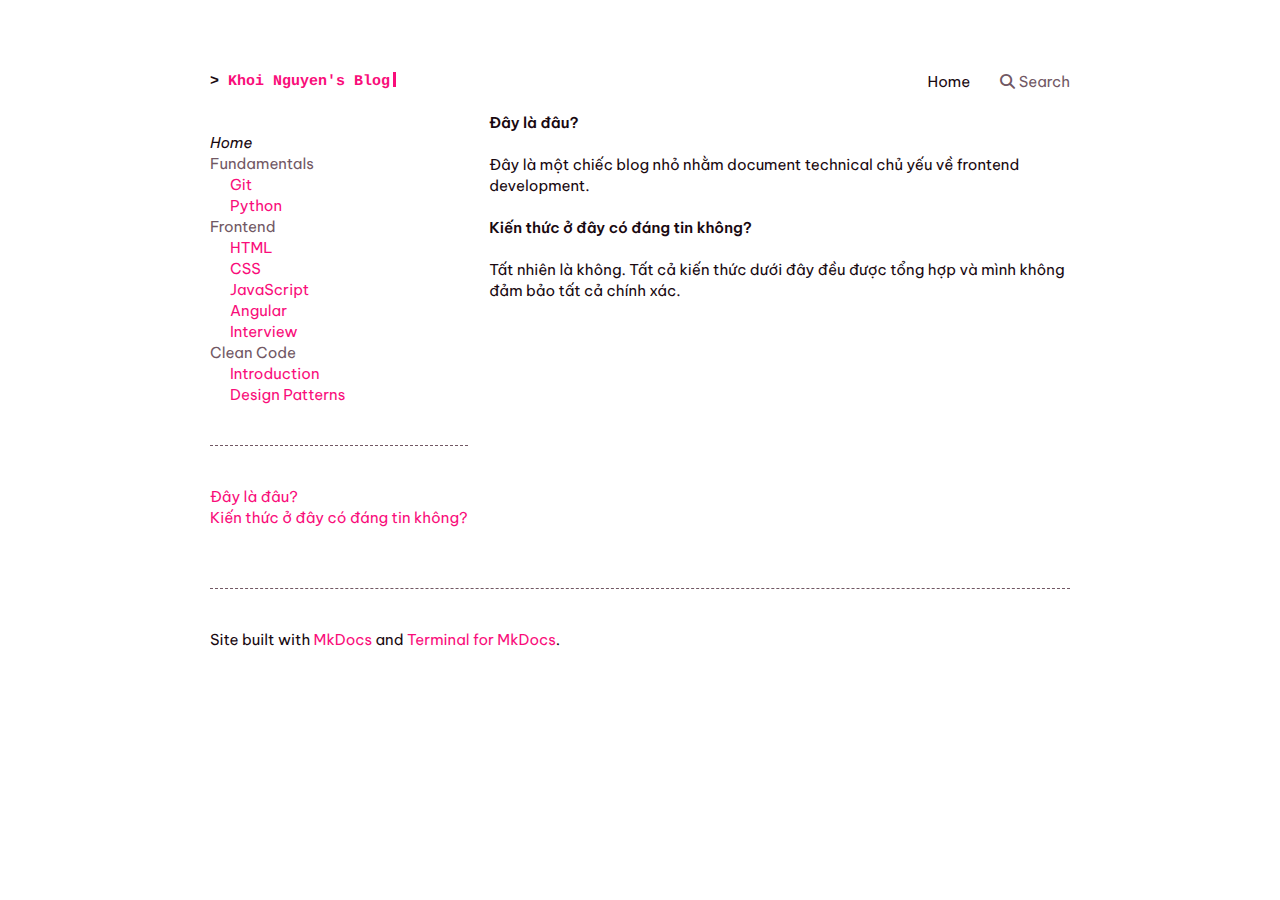
<file: index.html>
<!DOCTYPE html>
<html lang="en">
<head>
    
    <meta charset="UTF-8">
    <meta name="viewport" content="width=device-width, initial-scale=1.0">
    <meta http-equiv="X-UA-Compatible" content="ie=edge">
    <meta name="generator" content="mkdocs-1.6.1, mkdocs-terminal-4.7.0">
     
     
    <link rel="icon" type="image/png" sizes="192x192" href="img/android-chrome-192x192.png" />
<link rel="icon" type="image/png" sizes="512x512" href="img/android-chrome-512x512.png" />
<link rel="apple-touch-icon" sizes="180x180" href="img/apple-touch-icon.png" />
<link rel="shortcut icon" type="image/png" sizes="48x48" href="img/favicon.ico" />
<link rel="icon" type="image/png" sizes="16x16" href="img/favicon-16x16.png" />
<link rel="icon" type="image/png" sizes="32x32" href="img/favicon-32x32.png" />


    
 
<title>Home - Khoi Nguyen's Blog</title>


<link href="css/fontawesome/css/fontawesome.min.css" rel="stylesheet">
<link href="css/fontawesome/css/solid.min.css" rel="stylesheet">
<link href="css/normalize.css" rel="stylesheet">
<link href="css/terminal.css" rel="stylesheet">
<link href="css/theme.css" rel="stylesheet">
<link href="css/theme.tile_grid.css" rel="stylesheet">
<link href="css/theme.footer.css" rel="stylesheet">
<!-- pink color palette -->
<link href="css/palettes/pink.css" rel="stylesheet">

<!-- page layout -->
<style>
/* initially set page layout to a one column grid */
.terminal-mkdocs-main-grid {
    display: grid;
    grid-column-gap: 1.4em;
    grid-template-columns: auto;
    grid-template-rows: auto;
}

/*  
*   when side navigation is not hidden, use a two column grid.  
*   if the screen is too narrow, fall back to the initial one column grid layout.
*   in this case the main content will be placed under the navigation panel. 
*/
@media only screen and (min-width: 70em) {
    .terminal-mkdocs-main-grid {
        grid-template-columns: 4fr 9fr;
    }
}</style>



    
    <link href="css/custom.css" rel="stylesheet">  
    
    

    
    <!-- search css support -->
<link href="css/search/bootstrap-modal.css" rel="stylesheet">
<!-- search scripts -->
<script>
    var base_url = ".",
    shortcuts = "{}";
</script>
<script src="js/jquery/jquery-1.10.1.min.js" defer></script>
<script src="js/bootstrap/bootstrap.min.js" defer></script>
<script src="js/mkdocs/base.js" defer></script>
    
    
    
    
    <script src="search/main.js"></script>
    

    
</head>

<body class="terminal"><div class="container">
    <div class="terminal-nav">
        <header class="terminal-logo">
            <div id="mkdocs-terminal-site-name" class="logo terminal-prompt"><a href="/" class="no-style">Khoi Nguyen's Blog</a></div>
        </header>
        
        <nav class="terminal-menu">
            
            <ul vocab="https://schema.org/" typeof="BreadcrumbList">
                
                
                <li property="itemListElement" typeof="ListItem">
                    <a href="." class="menu-item active" property="item" typeof="WebPage">
                        <span property="name">Home</span>
                    </a>
                    <meta property="position" content="0">
                </li>
                
                
                
                
                
                
                
                    
                    


<li property="itemListElement" typeof="ListItem">
    <a href="#" class="menu-item" data-toggle="modal" data-target="#mkdocs_search_modal" property="item" typeof="SearchAction">
        <i aria-hidden="true" class="fa fa-search"></i> <span property="name">Search</span>
    </a>
    <meta property="position" content="1">
</li>
                    
            </ul>
            
        </nav>
    </div>
</div>
        
    <div class="container">
        <div class="terminal-mkdocs-main-grid"><aside id="terminal-mkdocs-side-panel"><nav>
  
    <ul class="terminal-mkdocs-side-nav-items">
        
          



<li class="terminal-mkdocs-side-nav-li">
    
    
    
        
        <span class="

    terminal-mkdocs-side-nav-item--active">Home</span>
    
    
    
  </li>
        
          



<li class="terminal-mkdocs-side-nav-li">
    
    
        
        

        
            
    
        
        
            
            
            <span class="
        
    

    terminal-mkdocs-side-nav-item terminal-mkdocs-side-nav-section-no-index">Fundamentals</span>
        
    
    
        
      
        
            <ul class="terminal-mkdocs-side-nav-li-ul">
        
            
            

             
                <li class="terminal-mkdocs-side-nav-li-ul-li">
    
        
        
            <a class="

    terminal-mkdocs-side-nav-item" href="fundamentals/git/">Git</a>
        
    
    </li>
            
        
            
            

             
                <li class="terminal-mkdocs-side-nav-li-ul-li">
    
        
        
            <a class="

    terminal-mkdocs-side-nav-item" href="fundamentals/python/">Python</a>
        
    
    </li>
            
            
    </ul>
        
    
  </li>
        
          



<li class="terminal-mkdocs-side-nav-li">
    
    
        
        

        
            
    
        
        
            
            
            <span class="
        
    

    terminal-mkdocs-side-nav-item terminal-mkdocs-side-nav-section-no-index">Frontend</span>
        
    
    
        
      
        
            <ul class="terminal-mkdocs-side-nav-li-ul">
        
            
            

             
                <li class="terminal-mkdocs-side-nav-li-ul-li">
    
        
        
            <a class="

    terminal-mkdocs-side-nav-item" href="frontend/html/">HTML</a>
        
    
    </li>
            
        
            
            

             
                <li class="terminal-mkdocs-side-nav-li-ul-li">
    
        
        
            <a class="

    terminal-mkdocs-side-nav-item" href="frontend/css/">CSS</a>
        
    
    </li>
            
        
            
            

             
                <li class="terminal-mkdocs-side-nav-li-ul-li">
    
        
        
            <a class="

    terminal-mkdocs-side-nav-item" href="frontend/js/">JavaScript</a>
        
    
    </li>
            
        
            
            

             
                <li class="terminal-mkdocs-side-nav-li-ul-li">
    
        
        
            <a class="

    terminal-mkdocs-side-nav-item" href="frontend/angular/">Angular</a>
        
    
    </li>
            
        
            
            

             
                <li class="terminal-mkdocs-side-nav-li-ul-li">
    
        
        
            <a class="

    terminal-mkdocs-side-nav-item" href="frontend/interview/">Interview</a>
        
    
    </li>
            
            
    </ul>
        
    
  </li>
        
          



<li class="terminal-mkdocs-side-nav-li">
    
    
        
        

        
            
    
        
        
            
            
            <span class="
        
    

    terminal-mkdocs-side-nav-item terminal-mkdocs-side-nav-section-no-index">Clean Code</span>
        
    
    
        
      
        
            <ul class="terminal-mkdocs-side-nav-li-ul">
        
            
            

             
                <li class="terminal-mkdocs-side-nav-li-ul-li">
    
        
        
            <a class="

    terminal-mkdocs-side-nav-item" href="clean-code/introduction/">Introduction</a>
        
    
    </li>
            
        
            
            

             
                <li class="terminal-mkdocs-side-nav-li-ul-li">
    
        
        
            <a class="

    terminal-mkdocs-side-nav-item" href="clean-code/design-patterns/">Design Patterns</a>
        
    
    </li>
            
            
    </ul>
        
    
  </li>
        
    </ul>
  
</nav><hr>
<nav>
    <ul>
        <li><a href="#ay-la-au">Đây là đâu?</a></li>
        <li><a href="#kien-thuc-o-ay-co-ang-tin-khong">Kiến thức ở đây có đáng tin không?</a></li>
        
    </ul>
</nav>
</aside>
            <main id="terminal-mkdocs-main-content">
<section id="mkdocs-terminal-content">
    <h2 id="ay-la-au">Đây là đâu?</h2>
<p>Đây là một chiếc blog nhỏ nhằm document technical chủ yếu về frontend development.</p>
<h2 id="kien-thuc-o-ay-co-ang-tin-khong">Kiến thức ở đây có đáng tin không?</h2>
<p>Tất nhiên là không. Tất cả kiến thức dưới đây đều được tổng hợp và mình không đảm bảo tất cả chính xác.</p>
</section>

            </main>
        </div>
        <hr><footer>
    <div class="terminal-mkdocs-footer-grid">
        <div id="terminal-mkdocs-footer-copyright-info">
             Site built with <a href="http://www.mkdocs.org">MkDocs</a> and <a href="https://github.com/ntno/mkdocs-terminal">Terminal for MkDocs</a>.
        </div>
    </div>
</footer>
    </div>

    
    <div class="modal" id="mkdocs_search_modal" tabindex="-1" role="alertdialog" aria-modal="true" aria-labelledby="searchModalLabel">
    <div class="modal-dialog modal-lg" role="search">
        <div class="modal-content">
            <div class="modal-header">
                <h5 class="modal-title" id="searchModalLabel">Search</h5>
                <button type="button" class="close btn btn-default btn-ghost" data-dismiss="modal"><span aria-hidden="true">x</span><span class="sr-only">Close</span></button>
            </div>
            <div class="modal-body">
                <p id="searchInputLabel">Type to start searching</p>
                <form>
                    <div class="form-group">
                        <input type="search" class="form-control" aria-labelledby="searchInputLabel" placeholder="" id="mkdocs-search-query" title="Please enter search terms here">
                    </div>
                </form>
                <div id="mkdocs-search-results" data-no-results-text="No document matches found"></div>
            </div>
            <div class="modal-footer">
            </div>
        </div>
    </div>
</div>
    
    
</body>

</html>
</file>
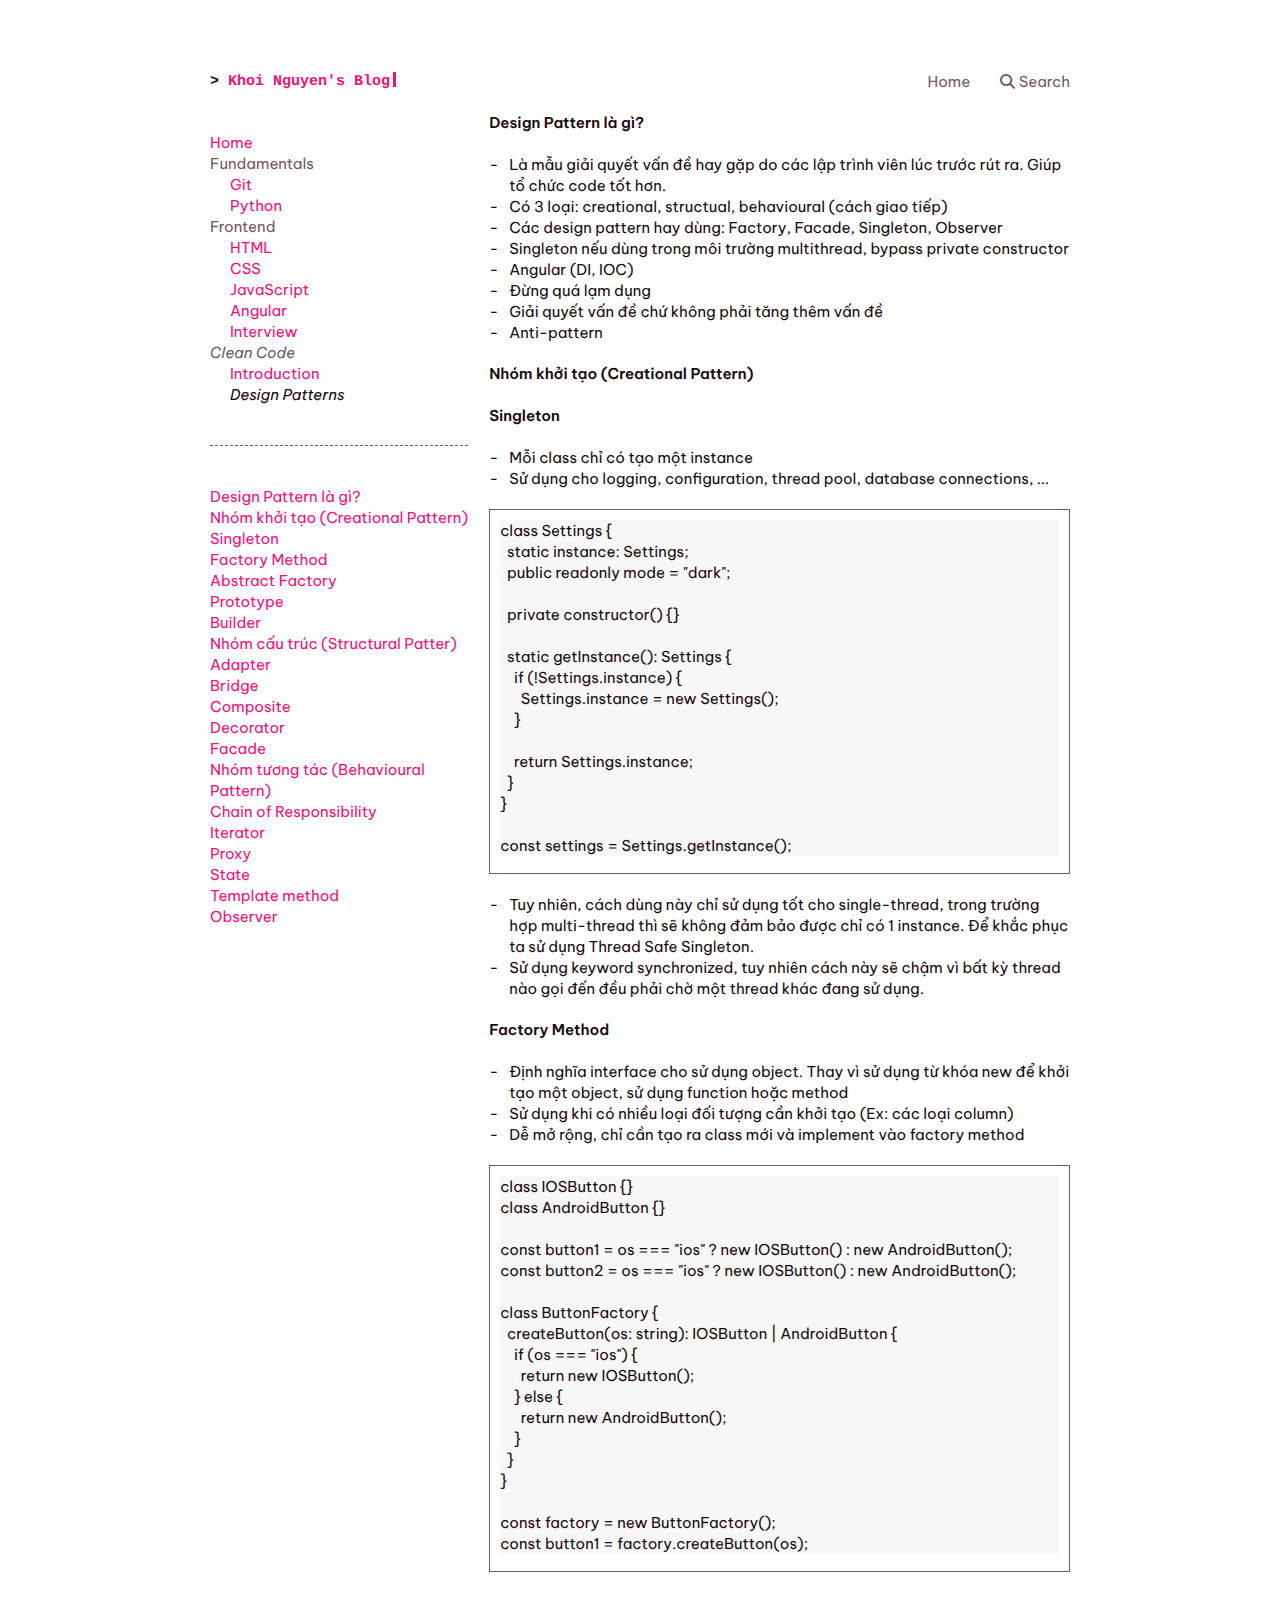
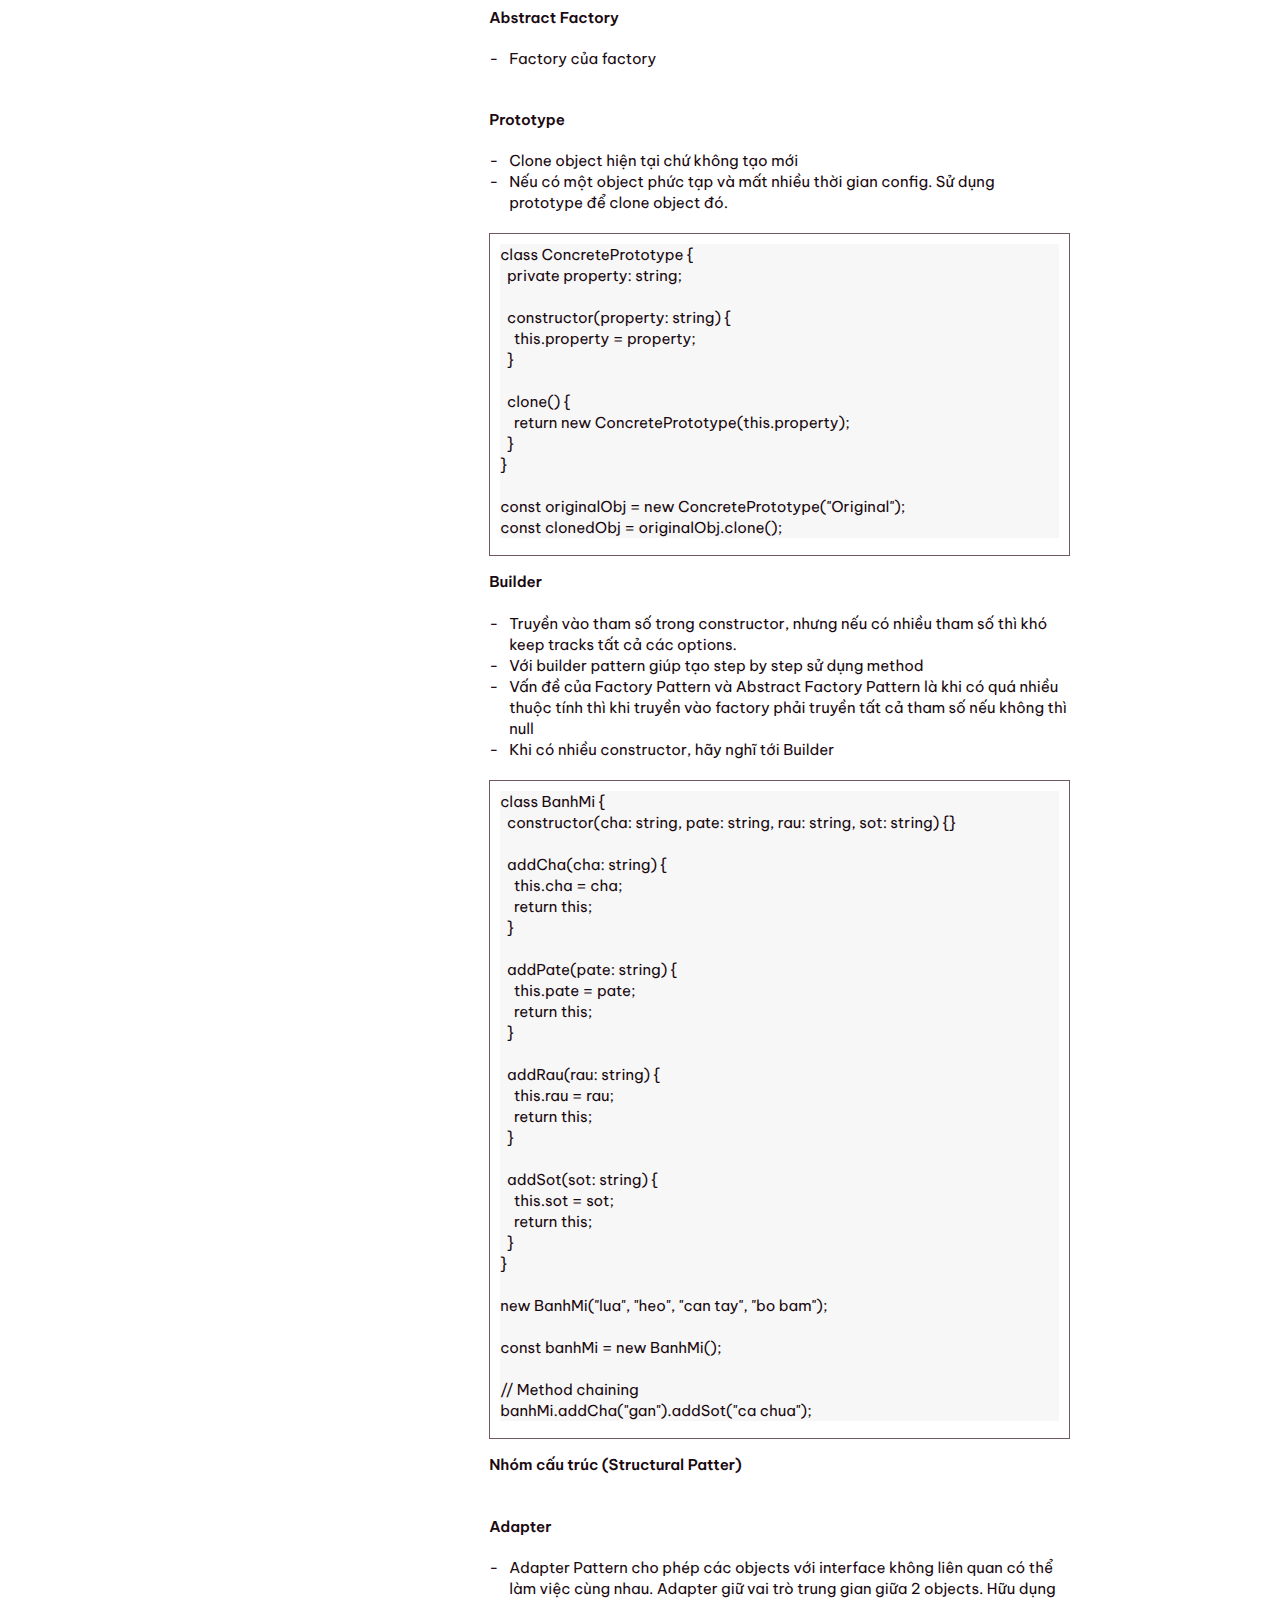
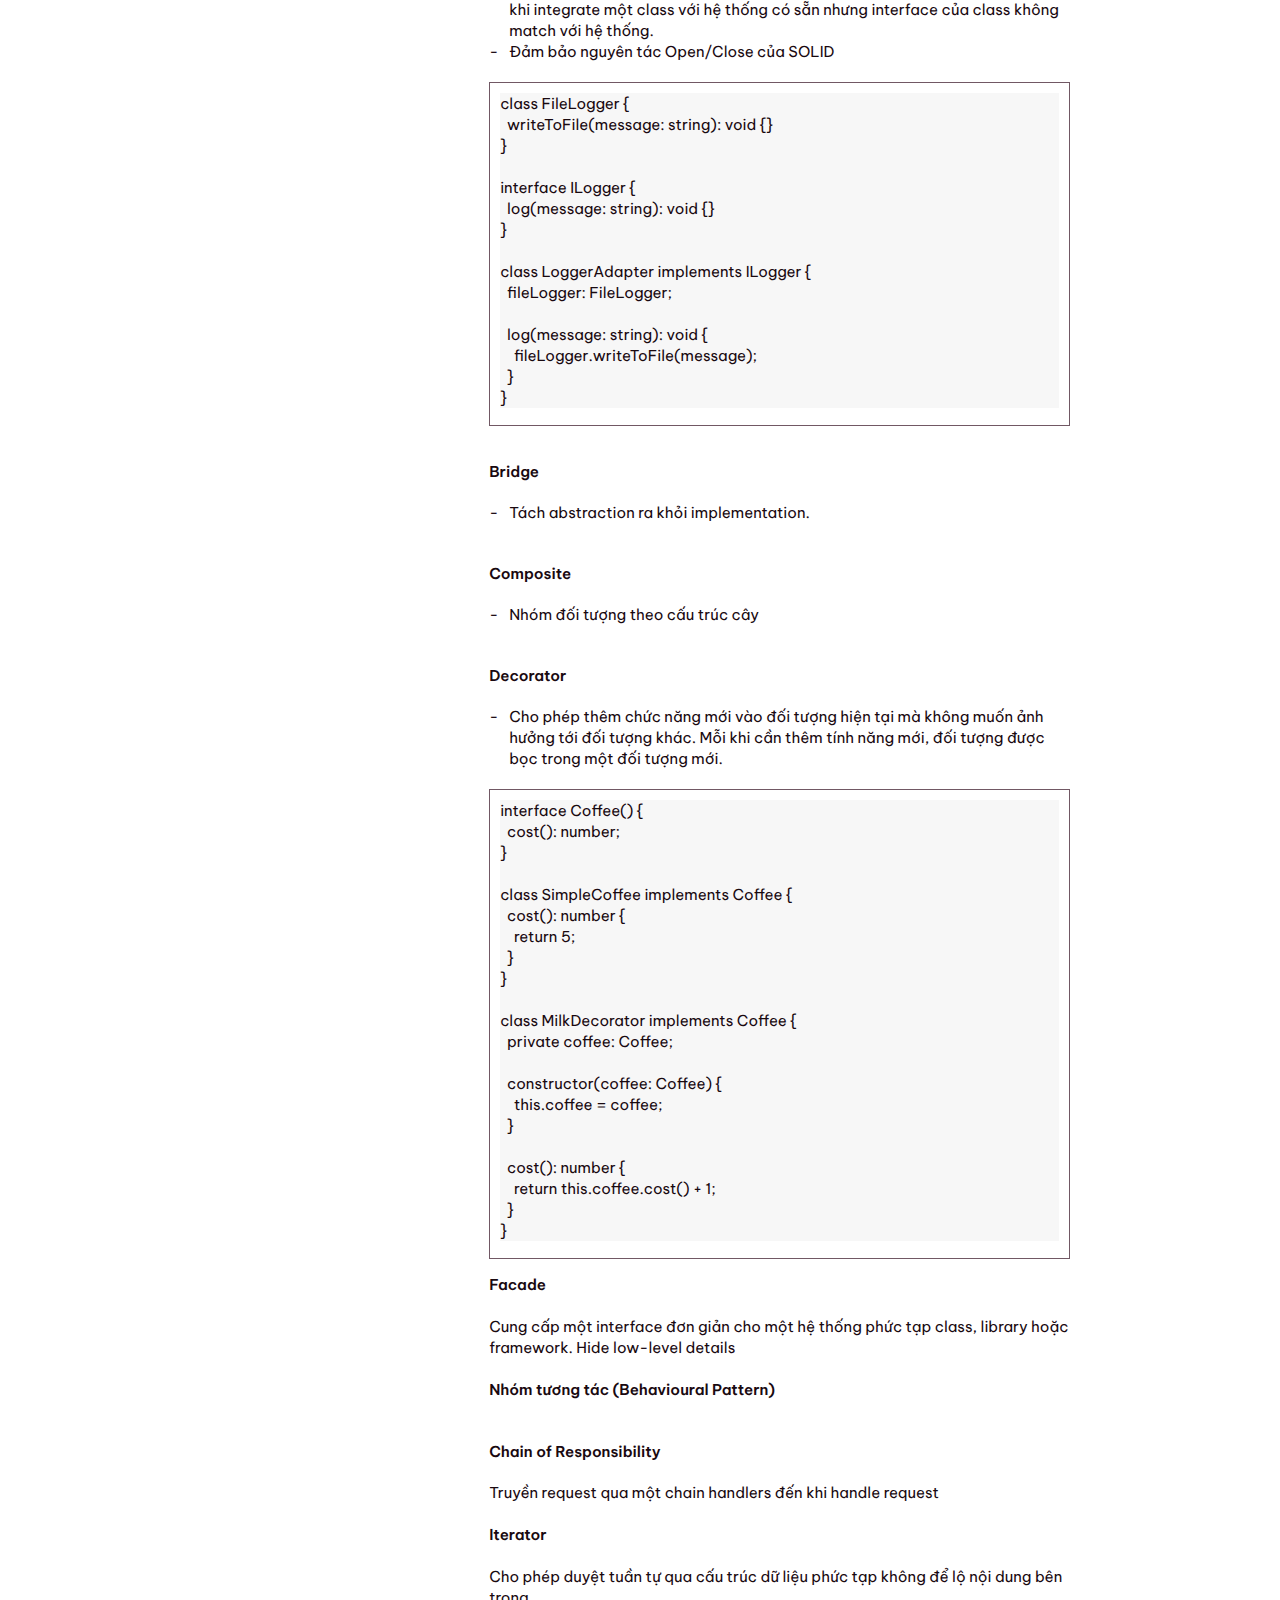
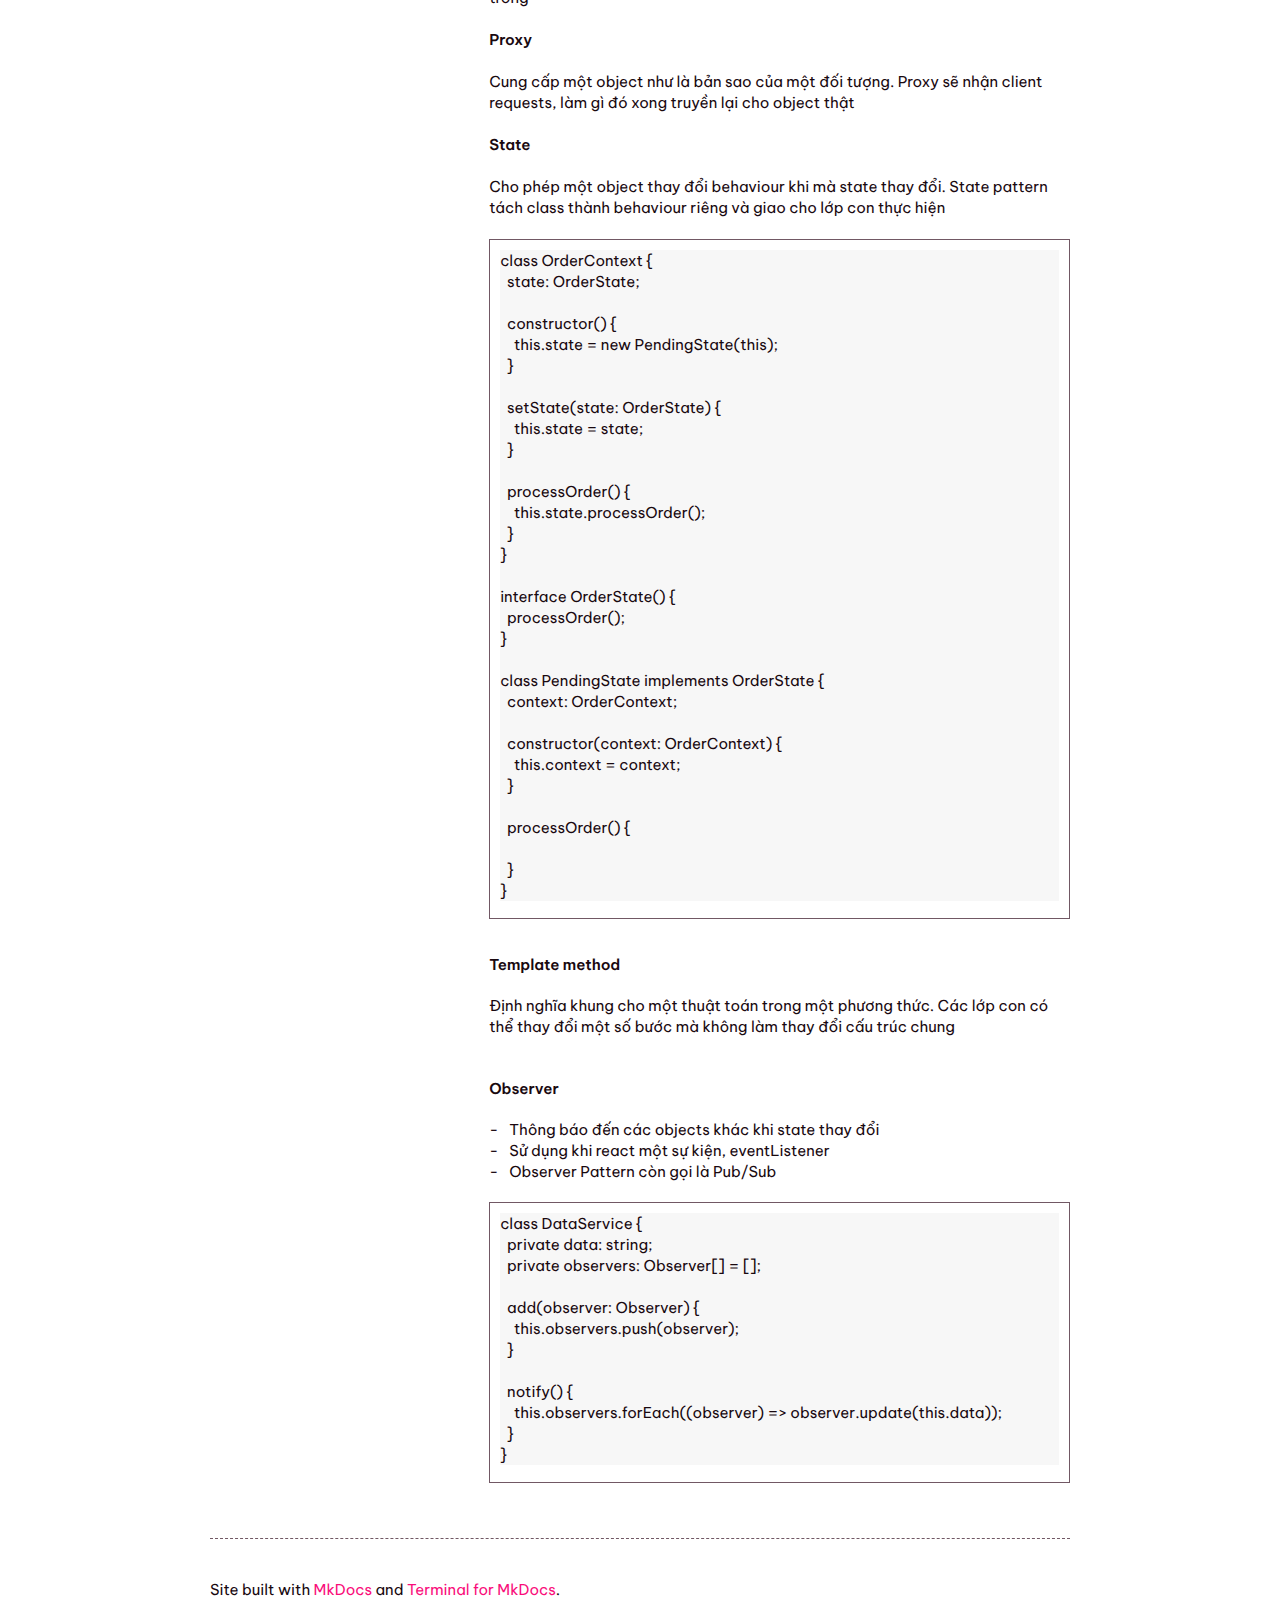
<file: clean-code/design-patterns/index.html>
<!DOCTYPE html>
<html lang="en">
<head>
    
    <meta charset="UTF-8">
    <meta name="viewport" content="width=device-width, initial-scale=1.0">
    <meta http-equiv="X-UA-Compatible" content="ie=edge">
    <meta name="generator" content="mkdocs-1.6.1, mkdocs-terminal-4.7.0">
     
     
    <link rel="icon" type="image/png" sizes="192x192" href="../../img/android-chrome-192x192.png" />
<link rel="icon" type="image/png" sizes="512x512" href="../../img/android-chrome-512x512.png" />
<link rel="apple-touch-icon" sizes="180x180" href="../../img/apple-touch-icon.png" />
<link rel="shortcut icon" type="image/png" sizes="48x48" href="../../img/favicon.ico" />
<link rel="icon" type="image/png" sizes="16x16" href="../../img/favicon-16x16.png" />
<link rel="icon" type="image/png" sizes="32x32" href="../../img/favicon-32x32.png" />


    
 
<title>Design Patterns - Khoi Nguyen's Blog</title>


<link href="../../css/fontawesome/css/fontawesome.min.css" rel="stylesheet">
<link href="../../css/fontawesome/css/solid.min.css" rel="stylesheet">
<link href="../../css/normalize.css" rel="stylesheet">
<link href="../../css/terminal.css" rel="stylesheet">
<link href="../../css/theme.css" rel="stylesheet">
<link href="../../css/theme.tile_grid.css" rel="stylesheet">
<link href="../../css/theme.footer.css" rel="stylesheet">
<!-- pink color palette -->
<link href="../../css/palettes/pink.css" rel="stylesheet">

<!-- page layout -->
<style>
/* initially set page layout to a one column grid */
.terminal-mkdocs-main-grid {
    display: grid;
    grid-column-gap: 1.4em;
    grid-template-columns: auto;
    grid-template-rows: auto;
}

/*  
*   when side navigation is not hidden, use a two column grid.  
*   if the screen is too narrow, fall back to the initial one column grid layout.
*   in this case the main content will be placed under the navigation panel. 
*/
@media only screen and (min-width: 70em) {
    .terminal-mkdocs-main-grid {
        grid-template-columns: 4fr 9fr;
    }
}</style>



    
    <link href="../../css/custom.css" rel="stylesheet">  
    
    

    
    <!-- search css support -->
<link href="../../css/search/bootstrap-modal.css" rel="stylesheet">
<!-- search scripts -->
<script>
    var base_url = "../..",
    shortcuts = "{}";
</script>
<script src="../../js/jquery/jquery-1.10.1.min.js" defer></script>
<script src="../../js/bootstrap/bootstrap.min.js" defer></script>
<script src="../../js/mkdocs/base.js" defer></script>
    
    
    
    
    <script src="../../search/main.js"></script>
    

    
</head>

<body class="terminal"><div class="container">
    <div class="terminal-nav">
        <header class="terminal-logo">
            <div id="mkdocs-terminal-site-name" class="logo terminal-prompt"><a href="/" class="no-style">Khoi Nguyen's Blog</a></div>
        </header>
        
        <nav class="terminal-menu">
            
            <ul vocab="https://schema.org/" typeof="BreadcrumbList">
                
                
                <li property="itemListElement" typeof="ListItem">
                    <a href="../.." class="menu-item " property="item" typeof="WebPage">
                        <span property="name">Home</span>
                    </a>
                    <meta property="position" content="0">
                </li>
                
                
                
                
                
                
                
                    
                    


<li property="itemListElement" typeof="ListItem">
    <a href="#" class="menu-item" data-toggle="modal" data-target="#mkdocs_search_modal" property="item" typeof="SearchAction">
        <i aria-hidden="true" class="fa fa-search"></i> <span property="name">Search</span>
    </a>
    <meta property="position" content="1">
</li>
                    
            </ul>
            
        </nav>
    </div>
</div>
        
    <div class="container">
        <div class="terminal-mkdocs-main-grid"><aside id="terminal-mkdocs-side-panel"><nav>
  
    <ul class="terminal-mkdocs-side-nav-items">
        
          



<li class="terminal-mkdocs-side-nav-li">
    
    
    
        
        
            <a class="

    terminal-mkdocs-side-nav-item" href="../..">Home</a>
        
    
    
    
  </li>
        
          



<li class="terminal-mkdocs-side-nav-li">
    
    
        
        

        
            
    
        
        
            
            
            <span class="
        
    

    terminal-mkdocs-side-nav-item terminal-mkdocs-side-nav-section-no-index">Fundamentals</span>
        
    
    
        
      
        
            <ul class="terminal-mkdocs-side-nav-li-ul">
        
            
            

             
                <li class="terminal-mkdocs-side-nav-li-ul-li">
    
        
        
            <a class="

    terminal-mkdocs-side-nav-item" href="../../fundamentals/git/">Git</a>
        
    
    </li>
            
        
            
            

             
                <li class="terminal-mkdocs-side-nav-li-ul-li">
    
        
        
            <a class="

    terminal-mkdocs-side-nav-item" href="../../fundamentals/python/">Python</a>
        
    
    </li>
            
            
    </ul>
        
    
  </li>
        
          



<li class="terminal-mkdocs-side-nav-li">
    
    
        
        

        
            
    
        
        
            
            
            <span class="
        
    

    terminal-mkdocs-side-nav-item terminal-mkdocs-side-nav-section-no-index">Frontend</span>
        
    
    
        
      
        
            <ul class="terminal-mkdocs-side-nav-li-ul">
        
            
            

             
                <li class="terminal-mkdocs-side-nav-li-ul-li">
    
        
        
            <a class="

    terminal-mkdocs-side-nav-item" href="../../frontend/html/">HTML</a>
        
    
    </li>
            
        
            
            

             
                <li class="terminal-mkdocs-side-nav-li-ul-li">
    
        
        
            <a class="

    terminal-mkdocs-side-nav-item" href="../../frontend/css/">CSS</a>
        
    
    </li>
            
        
            
            

             
                <li class="terminal-mkdocs-side-nav-li-ul-li">
    
        
        
            <a class="

    terminal-mkdocs-side-nav-item" href="../../frontend/js/">JavaScript</a>
        
    
    </li>
            
        
            
            

             
                <li class="terminal-mkdocs-side-nav-li-ul-li">
    
        
        
            <a class="

    terminal-mkdocs-side-nav-item" href="../../frontend/angular/">Angular</a>
        
    
    </li>
            
        
            
            

             
                <li class="terminal-mkdocs-side-nav-li-ul-li">
    
        
        
            <a class="

    terminal-mkdocs-side-nav-item" href="../../frontend/interview/">Interview</a>
        
    
    </li>
            
            
    </ul>
        
    
  </li>
        
          



<li class="terminal-mkdocs-side-nav-li">
    
    
        
        

        
            
    
        
        <span class="
        
    

    terminal-mkdocs-side-nav-item--active terminal-mkdocs-side-nav-section-no-index">Clean Code</span>
    
    
        
      
        
            <ul class="terminal-mkdocs-side-nav-li-ul">
        
            
            

             
                <li class="terminal-mkdocs-side-nav-li-ul-li">
    
        
        
            <a class="

    terminal-mkdocs-side-nav-item" href="../introduction/">Introduction</a>
        
    
    </li>
            
        
            
            

             
                <li class="terminal-mkdocs-side-nav-li-ul-li">
    
        
        <span class="

    terminal-mkdocs-side-nav-item--active">Design Patterns</span>
    
    </li>
            
            
    </ul>
        
    
  </li>
        
    </ul>
  
</nav><hr>
<nav>
    <ul>
        <li><a href="#design-pattern-la-gi">Design Pattern là gì?</a></li>
        <li><a href="#nhom-khoi-tao-creational-pattern">Nhóm khởi tạo (Creational Pattern)</a></li>
        <li><a href="#singleton">Singleton</a></li>
        <li><a href="#factory-method">Factory Method</a></li>
        <li><a href="#abstract-factory">Abstract Factory</a></li>
        <li><a href="#prototype">Prototype</a></li>
        <li><a href="#builder">Builder</a></li><li><a href="#nhom-cau-truc-structural-patter">Nhóm cấu trúc (Structural Patter)</a></li><li><a href="#adapter">Adapter</a></li>
        <li><a href="#bridge">Bridge</a></li>
        <li><a href="#composite">Composite</a></li>
        <li><a href="#decorator">Decorator</a></li>
        <li><a href="#facade">Facade</a></li><li><a href="#nhom-tuong-tac-behavioural-pattern">Nhóm tương tác (Behavioural Pattern)</a></li><li><a href="#chain-of-responsibility">Chain of Responsibility</a></li>
        <li><a href="#iterator">Iterator</a></li><li><a href="#proxy">Proxy</a></li><li><a href="#state">State</a></li><li><a href="#template-method">Template method</a></li>
        <li><a href="#observer">Observer</a></li>
        
    </ul>
</nav>
</aside>
            <main id="terminal-mkdocs-main-content">
<section id="mkdocs-terminal-content">
    <h2 id="design-pattern-la-gi">Design Pattern là gì?</h2>
<ul>
<li>Là mẫu giải quyết vấn đề hay gặp do các lập trình viên lúc trước rút ra. Giúp tổ chức code tốt hơn.</li>
<li>Có 3 loại: creational, structual, behavioural (cách giao tiếp)</li>
<li>Các design pattern hay dùng: Factory, Facade, Singleton, Observer</li>
<li>Singleton nếu dùng trong môi trường multithread, bypass private constructor</li>
<li>Angular (DI, IOC)</li>
<li>Đừng quá lạm dụng</li>
<li>Giải quyết vấn đề chứ không phải tăng thêm vấn đề</li>
<li>Anti-pattern</li>
</ul>
<h2 id="nhom-khoi-tao-creational-pattern">Nhóm khởi tạo (Creational Pattern)</h2>
<h2 id="singleton">Singleton</h2>
<ul>
<li>Mỗi class chỉ có tạo một instance</li>
<li>Sử dụng cho logging, configuration, thread pool, database connections, ...</li>
</ul>
<pre><code class="language-ts">class Settings {
  static instance: Settings;
  public readonly mode = &quot;dark&quot;;

  private constructor() {}

  static getInstance(): Settings {
    if (!Settings.instance) {
      Settings.instance = new Settings();
    }

    return Settings.instance;
  }
}

const settings = Settings.getInstance();
</code></pre>
<ul>
<li>Tuy nhiên, cách dùng này chỉ sử dụng tốt cho single-thread, trong trường hợp multi-thread thì sẽ không đảm bảo được chỉ có 1 instance. Để khắc phục ta sử dụng Thread Safe Singleton.</li>
<li>Sử dụng keyword synchronized, tuy nhiên cách này sẽ chậm vì bất kỳ thread nào gọi đến đều phải chờ một thread khác đang sử dụng.</li>
</ul>
<h2 id="factory-method">Factory Method</h2>
<ul>
<li>Định nghĩa interface cho sử dụng object. Thay vì sử dụng từ khóa new để khởi tạo một object, sử dụng function hoặc method</li>
<li>Sử dụng khi có nhiều loại đối tượng cần khởi tạo (Ex: các loại column)</li>
<li>Dễ mở rộng, chỉ cần tạo ra class mới và implement vào factory method</li>
</ul>
<pre><code class="language-ts">class IOSButton {}
class AndroidButton {}

const button1 = os === &quot;ios&quot; ? new IOSButton() : new AndroidButton();
const button2 = os === &quot;ios&quot; ? new IOSButton() : new AndroidButton();

class ButtonFactory {
  createButton(os: string): IOSButton | AndroidButton {
    if (os === &quot;ios&quot;) {
      return new IOSButton();
    } else {
      return new AndroidButton();
    }
  }
}

const factory = new ButtonFactory();
const button1 = factory.createButton(os);
</code></pre>
<h1 id="abstract-factory">Abstract Factory</h1>
<ul>
<li>Factory của factory</li>
</ul>
<h1 id="prototype">Prototype</h1>
<ul>
<li>Clone object hiện tại chứ không tạo mới</li>
<li>Nếu có một object phức tạp và mất nhiều thời gian config. Sử dụng prototype để clone object đó.</li>
</ul>
<pre><code class="language-ts">class ConcretePrototype {
  private property: string;

  constructor(property: string) {
    this.property = property;
  }

  clone() {
    return new ConcretePrototype(this.property);
  }
}

const originalObj = new ConcretePrototype(&quot;Original&quot;);
const clonedObj = originalObj.clone();
</code></pre>
<h2 id="builder">Builder</h2>
<ul>
<li>Truyền vào tham số trong constructor, nhưng nếu có nhiều tham số thì khó keep tracks tất cả các options.</li>
<li>Với builder pattern giúp tạo step by step sử dụng method</li>
<li>Vấn đề của Factory Pattern và Abstract Factory Pattern là khi có quá nhiều thuộc tính thì khi truyền vào factory phải truyền tất cả tham số nếu không thì null</li>
<li>Khi có nhiều constructor, hãy nghĩ tới Builder</li>
</ul>
<pre><code class="language-ts">class BanhMi {
  constructor(cha: string, pate: string, rau: string, sot: string) {}

  addCha(cha: string) {
    this.cha = cha;
    return this;
  }

  addPate(pate: string) {
    this.pate = pate;
    return this;
  }

  addRau(rau: string) {
    this.rau = rau;
    return this;
  }

  addSot(sot: string) {
    this.sot = sot;
    return this;
  }
}

new BanhMi(&quot;lua&quot;, &quot;heo&quot;, &quot;can tay&quot;, &quot;bo bam&quot;);

const banhMi = new BanhMi();

// Method chaining
banhMi.addCha(&quot;gan&quot;).addSot(&quot;ca chua&quot;);
</code></pre>
<h2 id="nhom-cau-truc-structural-patter">Nhóm cấu trúc (Structural Patter)</h2>
<h1 id="adapter">Adapter</h1>
<ul>
<li>Adapter Pattern cho phép các objects với interface không liên quan có thể làm việc cùng nhau. Adapter giữ vai trò trung gian giữa 2 objects. Hữu dụng khi integrate một class với hệ thống có sẵn nhưng interface của class không match với hệ thống.</li>
<li>Đảm bảo nguyên tác Open/Close của SOLID</li>
</ul>
<pre><code class="language-ts">class FileLogger {
  writeToFile(message: string): void {}
}

interface ILogger {
  log(message: string): void {}
}

class LoggerAdapter implements ILogger {
  fileLogger: FileLogger;

  log(message: string): void {
    fileLogger.writeToFile(message);
  }
}
</code></pre>
<h1 id="bridge">Bridge</h1>
<ul>
<li>Tách abstraction ra khỏi implementation.</li>
</ul>
<h1 id="composite">Composite</h1>
<ul>
<li>Nhóm đối tượng theo cấu trúc cây</li>
</ul>
<h1 id="decorator">Decorator</h1>
<ul>
<li>Cho phép thêm chức năng mới vào đối tượng hiện tại mà không muốn ảnh hưởng tới đối tượng khác. Mỗi khi cần thêm tính năng mới, đối tượng được bọc trong một đối tượng mới.</li>
</ul>
<pre><code class="language-ts">interface Coffee() {
  cost(): number;
}

class SimpleCoffee implements Coffee {
  cost(): number {
    return 5;
  }
}

class MilkDecorator implements Coffee {
  private coffee: Coffee;

  constructor(coffee: Coffee) {
    this.coffee = coffee;
  }

  cost(): number {
    return this.coffee.cost() + 1;
  }
}
</code></pre>
<h2 id="facade">Facade</h2>
<p>Cung cấp một interface đơn giản cho một hệ thống phức tạp class, library hoặc framework. Hide low-level details</p>
<h2 id="nhom-tuong-tac-behavioural-pattern">Nhóm tương tác (Behavioural Pattern)</h2>
<h1 id="chain-of-responsibility">Chain of Responsibility</h1>
<p>Truyền request qua một chain handlers đến khi handle request</p>
<h2 id="iterator">Iterator</h2>
<p>Cho phép duyệt tuần tự qua cấu trúc dữ liệu phức tạp không để lộ nội dung bên trong</p>
<h2 id="proxy">Proxy</h2>
<p>Cung cấp một object như là bản sao của một đối tượng. Proxy sẽ nhận client requests, làm gì đó xong truyền lại cho object thật</p>
<h2 id="state">State</h2>
<p>Cho phép một object thay đổi behaviour khi mà state thay đổi. State pattern tách class thành behaviour riêng và giao cho lớp con thực hiện</p>
<pre><code class="language-ts">class OrderContext {
  state: OrderState;

  constructor() {
    this.state = new PendingState(this);
  }

  setState(state: OrderState) {
    this.state = state;
  }

  processOrder() {
    this.state.processOrder();
  }
}

interface OrderState() {
  processOrder();
}

class PendingState implements OrderState {
  context: OrderContext;

  constructor(context: OrderContext) {
    this.context = context;
  }

  processOrder() {

  }
}
</code></pre>
<h1 id="template-method">Template method</h1>
<p>Định nghĩa khung cho một thuật toán trong một phương thức. Các lớp con có thể thay đổi một số bước mà không làm thay đổi cấu trúc chung</p>
<h1 id="observer">Observer</h1>
<ul>
<li>Thông báo đến các objects khác khi state thay đổi</li>
<li>Sử dụng khi react một sự kiện, eventListener</li>
<li>Observer Pattern còn gọi là Pub/Sub</li>
</ul>
<pre><code class="language-ts">class DataService {
  private data: string;
  private observers: Observer[] = [];

  add(observer: Observer) {
    this.observers.push(observer);
  }

  notify() {
    this.observers.forEach((observer) =&gt; observer.update(this.data));
  }
}
</code></pre>
</section>

            </main>
        </div>
        <hr><footer>
    <div class="terminal-mkdocs-footer-grid">
        <div id="terminal-mkdocs-footer-copyright-info">
             Site built with <a href="http://www.mkdocs.org">MkDocs</a> and <a href="https://github.com/ntno/mkdocs-terminal">Terminal for MkDocs</a>.
        </div>
    </div>
</footer>
    </div>

    
    <div class="modal" id="mkdocs_search_modal" tabindex="-1" role="alertdialog" aria-modal="true" aria-labelledby="searchModalLabel">
    <div class="modal-dialog modal-lg" role="search">
        <div class="modal-content">
            <div class="modal-header">
                <h5 class="modal-title" id="searchModalLabel">Search</h5>
                <button type="button" class="close btn btn-default btn-ghost" data-dismiss="modal"><span aria-hidden="true">x</span><span class="sr-only">Close</span></button>
            </div>
            <div class="modal-body">
                <p id="searchInputLabel">Type to start searching</p>
                <form>
                    <div class="form-group">
                        <input type="search" class="form-control" aria-labelledby="searchInputLabel" placeholder="" id="mkdocs-search-query" title="Please enter search terms here">
                    </div>
                </form>
                <div id="mkdocs-search-results" data-no-results-text="No document matches found"></div>
            </div>
            <div class="modal-footer">
            </div>
        </div>
    </div>
</div>
    
    
</body>

</html>
</file>
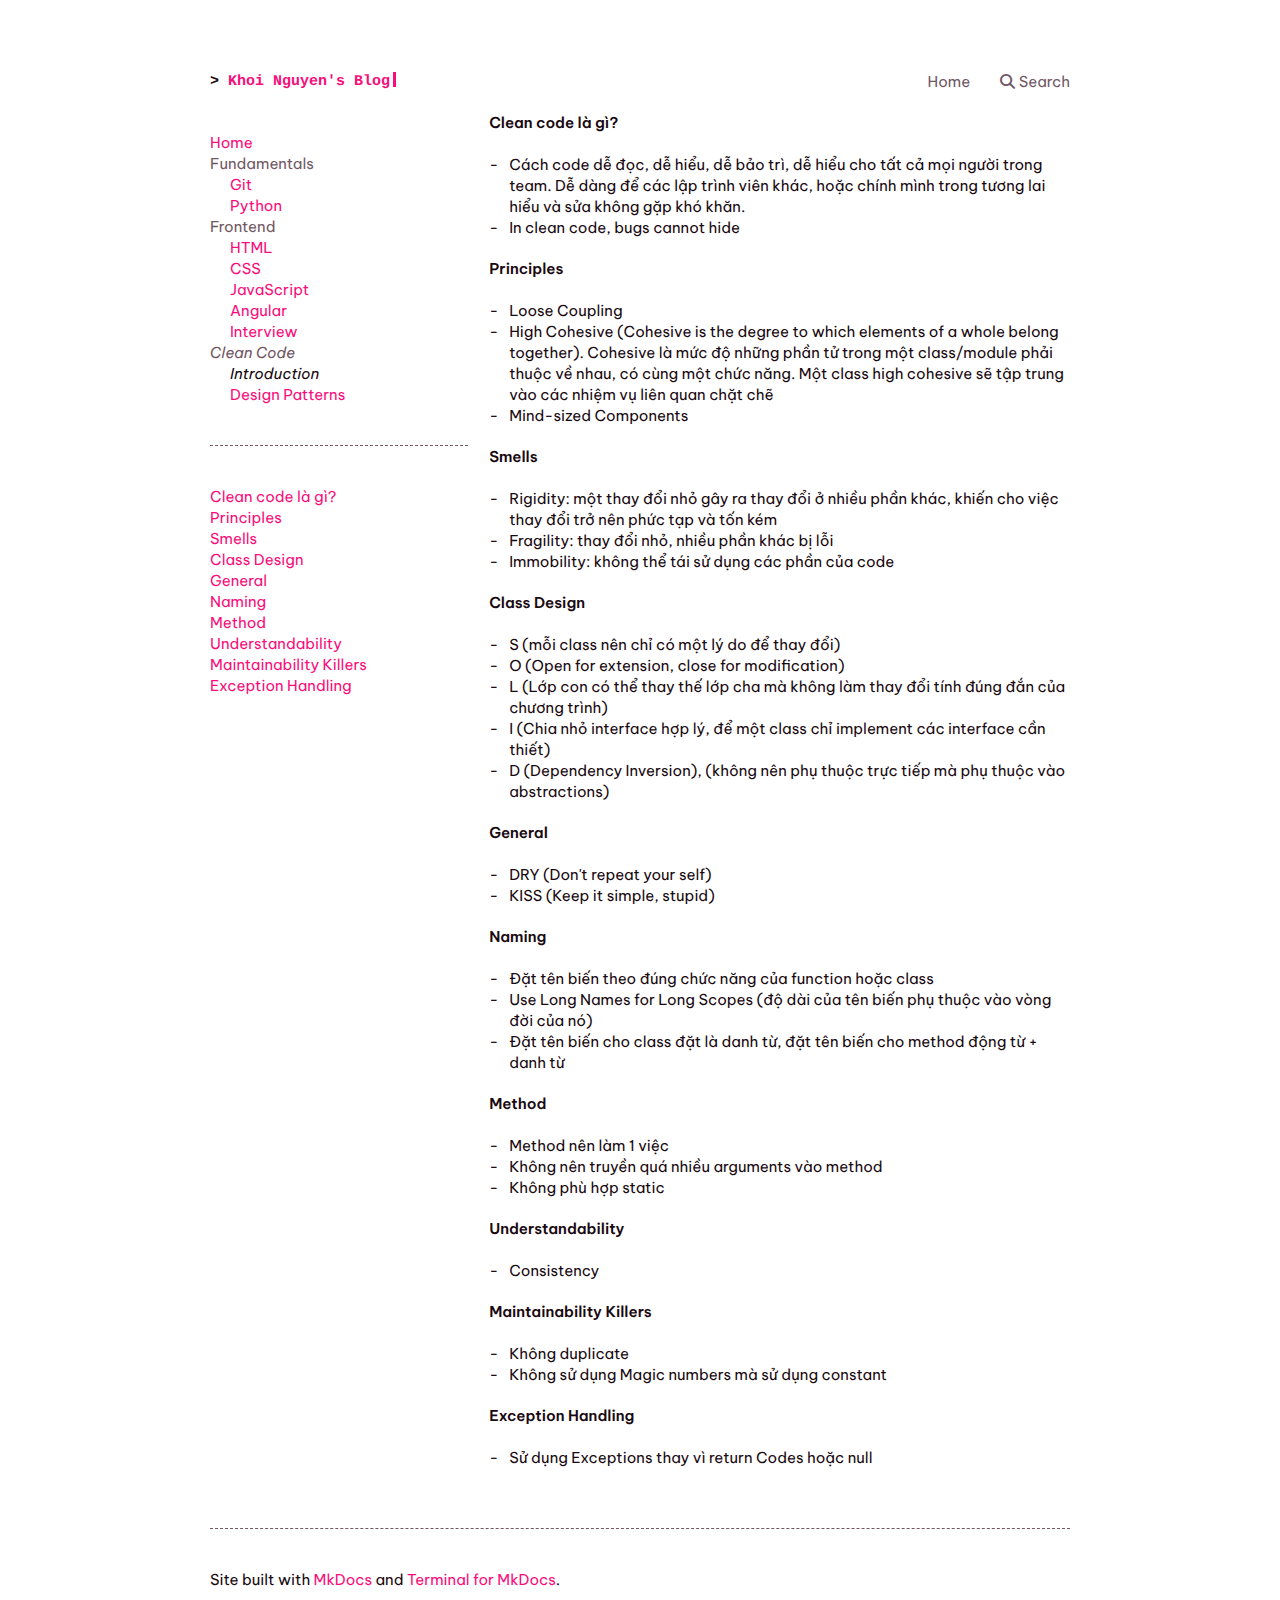
<file: clean-code/introduction/index.html>
<!DOCTYPE html>
<html lang="en">
<head>
    
    <meta charset="UTF-8">
    <meta name="viewport" content="width=device-width, initial-scale=1.0">
    <meta http-equiv="X-UA-Compatible" content="ie=edge">
    <meta name="generator" content="mkdocs-1.6.1, mkdocs-terminal-4.7.0">
     
     
    <link rel="icon" type="image/png" sizes="192x192" href="../../img/android-chrome-192x192.png" />
<link rel="icon" type="image/png" sizes="512x512" href="../../img/android-chrome-512x512.png" />
<link rel="apple-touch-icon" sizes="180x180" href="../../img/apple-touch-icon.png" />
<link rel="shortcut icon" type="image/png" sizes="48x48" href="../../img/favicon.ico" />
<link rel="icon" type="image/png" sizes="16x16" href="../../img/favicon-16x16.png" />
<link rel="icon" type="image/png" sizes="32x32" href="../../img/favicon-32x32.png" />


    
 
<title>Introduction - Khoi Nguyen's Blog</title>


<link href="../../css/fontawesome/css/fontawesome.min.css" rel="stylesheet">
<link href="../../css/fontawesome/css/solid.min.css" rel="stylesheet">
<link href="../../css/normalize.css" rel="stylesheet">
<link href="../../css/terminal.css" rel="stylesheet">
<link href="../../css/theme.css" rel="stylesheet">
<link href="../../css/theme.tile_grid.css" rel="stylesheet">
<link href="../../css/theme.footer.css" rel="stylesheet">
<!-- pink color palette -->
<link href="../../css/palettes/pink.css" rel="stylesheet">

<!-- page layout -->
<style>
/* initially set page layout to a one column grid */
.terminal-mkdocs-main-grid {
    display: grid;
    grid-column-gap: 1.4em;
    grid-template-columns: auto;
    grid-template-rows: auto;
}

/*  
*   when side navigation is not hidden, use a two column grid.  
*   if the screen is too narrow, fall back to the initial one column grid layout.
*   in this case the main content will be placed under the navigation panel. 
*/
@media only screen and (min-width: 70em) {
    .terminal-mkdocs-main-grid {
        grid-template-columns: 4fr 9fr;
    }
}</style>



    
    <link href="../../css/custom.css" rel="stylesheet">  
    
    

    
    <!-- search css support -->
<link href="../../css/search/bootstrap-modal.css" rel="stylesheet">
<!-- search scripts -->
<script>
    var base_url = "../..",
    shortcuts = "{}";
</script>
<script src="../../js/jquery/jquery-1.10.1.min.js" defer></script>
<script src="../../js/bootstrap/bootstrap.min.js" defer></script>
<script src="../../js/mkdocs/base.js" defer></script>
    
    
    
    
    <script src="../../search/main.js"></script>
    

    
</head>

<body class="terminal"><div class="container">
    <div class="terminal-nav">
        <header class="terminal-logo">
            <div id="mkdocs-terminal-site-name" class="logo terminal-prompt"><a href="/" class="no-style">Khoi Nguyen's Blog</a></div>
        </header>
        
        <nav class="terminal-menu">
            
            <ul vocab="https://schema.org/" typeof="BreadcrumbList">
                
                
                <li property="itemListElement" typeof="ListItem">
                    <a href="../.." class="menu-item " property="item" typeof="WebPage">
                        <span property="name">Home</span>
                    </a>
                    <meta property="position" content="0">
                </li>
                
                
                
                
                
                
                
                    
                    


<li property="itemListElement" typeof="ListItem">
    <a href="#" class="menu-item" data-toggle="modal" data-target="#mkdocs_search_modal" property="item" typeof="SearchAction">
        <i aria-hidden="true" class="fa fa-search"></i> <span property="name">Search</span>
    </a>
    <meta property="position" content="1">
</li>
                    
            </ul>
            
        </nav>
    </div>
</div>
        
    <div class="container">
        <div class="terminal-mkdocs-main-grid"><aside id="terminal-mkdocs-side-panel"><nav>
  
    <ul class="terminal-mkdocs-side-nav-items">
        
          



<li class="terminal-mkdocs-side-nav-li">
    
    
    
        
        
            <a class="

    terminal-mkdocs-side-nav-item" href="../..">Home</a>
        
    
    
    
  </li>
        
          



<li class="terminal-mkdocs-side-nav-li">
    
    
        
        

        
            
    
        
        
            
            
            <span class="
        
    

    terminal-mkdocs-side-nav-item terminal-mkdocs-side-nav-section-no-index">Fundamentals</span>
        
    
    
        
      
        
            <ul class="terminal-mkdocs-side-nav-li-ul">
        
            
            

             
                <li class="terminal-mkdocs-side-nav-li-ul-li">
    
        
        
            <a class="

    terminal-mkdocs-side-nav-item" href="../../fundamentals/git/">Git</a>
        
    
    </li>
            
        
            
            

             
                <li class="terminal-mkdocs-side-nav-li-ul-li">
    
        
        
            <a class="

    terminal-mkdocs-side-nav-item" href="../../fundamentals/python/">Python</a>
        
    
    </li>
            
            
    </ul>
        
    
  </li>
        
          



<li class="terminal-mkdocs-side-nav-li">
    
    
        
        

        
            
    
        
        
            
            
            <span class="
        
    

    terminal-mkdocs-side-nav-item terminal-mkdocs-side-nav-section-no-index">Frontend</span>
        
    
    
        
      
        
            <ul class="terminal-mkdocs-side-nav-li-ul">
        
            
            

             
                <li class="terminal-mkdocs-side-nav-li-ul-li">
    
        
        
            <a class="

    terminal-mkdocs-side-nav-item" href="../../frontend/html/">HTML</a>
        
    
    </li>
            
        
            
            

             
                <li class="terminal-mkdocs-side-nav-li-ul-li">
    
        
        
            <a class="

    terminal-mkdocs-side-nav-item" href="../../frontend/css/">CSS</a>
        
    
    </li>
            
        
            
            

             
                <li class="terminal-mkdocs-side-nav-li-ul-li">
    
        
        
            <a class="

    terminal-mkdocs-side-nav-item" href="../../frontend/js/">JavaScript</a>
        
    
    </li>
            
        
            
            

             
                <li class="terminal-mkdocs-side-nav-li-ul-li">
    
        
        
            <a class="

    terminal-mkdocs-side-nav-item" href="../../frontend/angular/">Angular</a>
        
    
    </li>
            
        
            
            

             
                <li class="terminal-mkdocs-side-nav-li-ul-li">
    
        
        
            <a class="

    terminal-mkdocs-side-nav-item" href="../../frontend/interview/">Interview</a>
        
    
    </li>
            
            
    </ul>
        
    
  </li>
        
          



<li class="terminal-mkdocs-side-nav-li">
    
    
        
        

        
            
    
        
        <span class="
        
    

    terminal-mkdocs-side-nav-item--active terminal-mkdocs-side-nav-section-no-index">Clean Code</span>
    
    
        
      
        
            <ul class="terminal-mkdocs-side-nav-li-ul">
        
            
            

             
                <li class="terminal-mkdocs-side-nav-li-ul-li">
    
        
        <span class="

    terminal-mkdocs-side-nav-item--active">Introduction</span>
    
    </li>
            
        
            
            

             
                <li class="terminal-mkdocs-side-nav-li-ul-li">
    
        
        
            <a class="

    terminal-mkdocs-side-nav-item" href="../design-patterns/">Design Patterns</a>
        
    
    </li>
            
            
    </ul>
        
    
  </li>
        
    </ul>
  
</nav><hr>
<nav>
    <ul>
        <li><a href="#clean-code-la-gi">Clean code là gì?</a></li>
        <li><a href="#principles">Principles</a></li>
        <li><a href="#smells">Smells</a></li>
        <li><a href="#class-design">Class Design</a></li>
        <li><a href="#general">General</a></li>
        <li><a href="#naming">Naming</a></li>
        <li><a href="#method">Method</a></li>
        <li><a href="#understandability">Understandability</a></li>
        <li><a href="#maintainability-killers">Maintainability Killers</a></li>
        <li><a href="#exception-handling">Exception Handling</a></li>
        
    </ul>
</nav>
</aside>
            <main id="terminal-mkdocs-main-content">
<section id="mkdocs-terminal-content">
    <h2 id="clean-code-la-gi">Clean code là gì?</h2>
<ul>
<li>Cách code dễ đọc, dễ hiểu, dễ bảo trì, dễ hiểu cho tất cả mọi người trong team. Dễ dàng để các lập trình viên khác, hoặc chính mình trong tương lai hiểu và sửa không gặp khó khăn.</li>
<li>In clean code, bugs cannot hide</li>
</ul>
<h2 id="principles">Principles</h2>
<ul>
<li>Loose Coupling</li>
<li>High Cohesive (Cohesive is the degree to which elements of a whole belong together). Cohesive là mức độ những phần tử trong một class/module phải thuộc về nhau, có cùng một chức năng. Một class high cohesive sẽ tập trung vào các nhiệm vụ liên quan chặt chẽ</li>
<li>Mind-sized Components</li>
</ul>
<h2 id="smells">Smells</h2>
<ul>
<li>Rigidity: một thay đổi nhỏ gây ra thay đổi ở nhiều phần khác, khiến cho việc thay đổi trở nên phức tạp và tốn kém</li>
<li>Fragility: thay đổi nhỏ, nhiều phần khác bị lỗi</li>
<li>Immobility: không thể tái sử dụng các phần của code</li>
</ul>
<h2 id="class-design">Class Design</h2>
<ul>
<li>S (mỗi class nên chỉ có một lý do để thay đổi)</li>
<li>O (Open for extension, close for modification)</li>
<li>L (Lớp con có thể thay thế lớp cha mà không làm thay đổi tính đúng đắn của chương trình)</li>
<li>I (Chia nhỏ interface hợp lý, để một class chỉ implement các interface cần thiết)</li>
<li>D (Dependency Inversion), (không nên phụ thuộc trực tiếp mà phụ thuộc vào abstractions)</li>
</ul>
<h2 id="general">General</h2>
<ul>
<li>DRY (Don't repeat your self)</li>
<li>KISS (Keep it simple, stupid)</li>
</ul>
<h2 id="naming">Naming</h2>
<ul>
<li>Đặt tên biến theo đúng chức năng của function hoặc class</li>
<li>Use Long Names for Long Scopes (độ dài của tên biến phụ thuộc vào vòng đời của nó)</li>
<li>Đặt tên biến cho class đặt là danh từ, đặt tên biến cho method động từ + danh từ</li>
</ul>
<h2 id="method">Method</h2>
<ul>
<li>Method nên làm 1 việc</li>
<li>Không nên truyền quá nhiều arguments vào method</li>
<li>Không phù hợp static</li>
</ul>
<h2 id="understandability">Understandability</h2>
<ul>
<li>Consistency</li>
</ul>
<h2 id="maintainability-killers">Maintainability Killers</h2>
<ul>
<li>Không duplicate</li>
<li>Không sử dụng Magic numbers mà sử dụng constant</li>
</ul>
<h2 id="exception-handling">Exception Handling</h2>
<ul>
<li>Sử dụng Exceptions thay vì return Codes hoặc null</li>
</ul>
</section>

            </main>
        </div>
        <hr><footer>
    <div class="terminal-mkdocs-footer-grid">
        <div id="terminal-mkdocs-footer-copyright-info">
             Site built with <a href="http://www.mkdocs.org">MkDocs</a> and <a href="https://github.com/ntno/mkdocs-terminal">Terminal for MkDocs</a>.
        </div>
    </div>
</footer>
    </div>

    
    <div class="modal" id="mkdocs_search_modal" tabindex="-1" role="alertdialog" aria-modal="true" aria-labelledby="searchModalLabel">
    <div class="modal-dialog modal-lg" role="search">
        <div class="modal-content">
            <div class="modal-header">
                <h5 class="modal-title" id="searchModalLabel">Search</h5>
                <button type="button" class="close btn btn-default btn-ghost" data-dismiss="modal"><span aria-hidden="true">x</span><span class="sr-only">Close</span></button>
            </div>
            <div class="modal-body">
                <p id="searchInputLabel">Type to start searching</p>
                <form>
                    <div class="form-group">
                        <input type="search" class="form-control" aria-labelledby="searchInputLabel" placeholder="" id="mkdocs-search-query" title="Please enter search terms here">
                    </div>
                </form>
                <div id="mkdocs-search-results" data-no-results-text="No document matches found"></div>
            </div>
            <div class="modal-footer">
            </div>
        </div>
    </div>
</div>
    
    
</body>

</html>
</file>
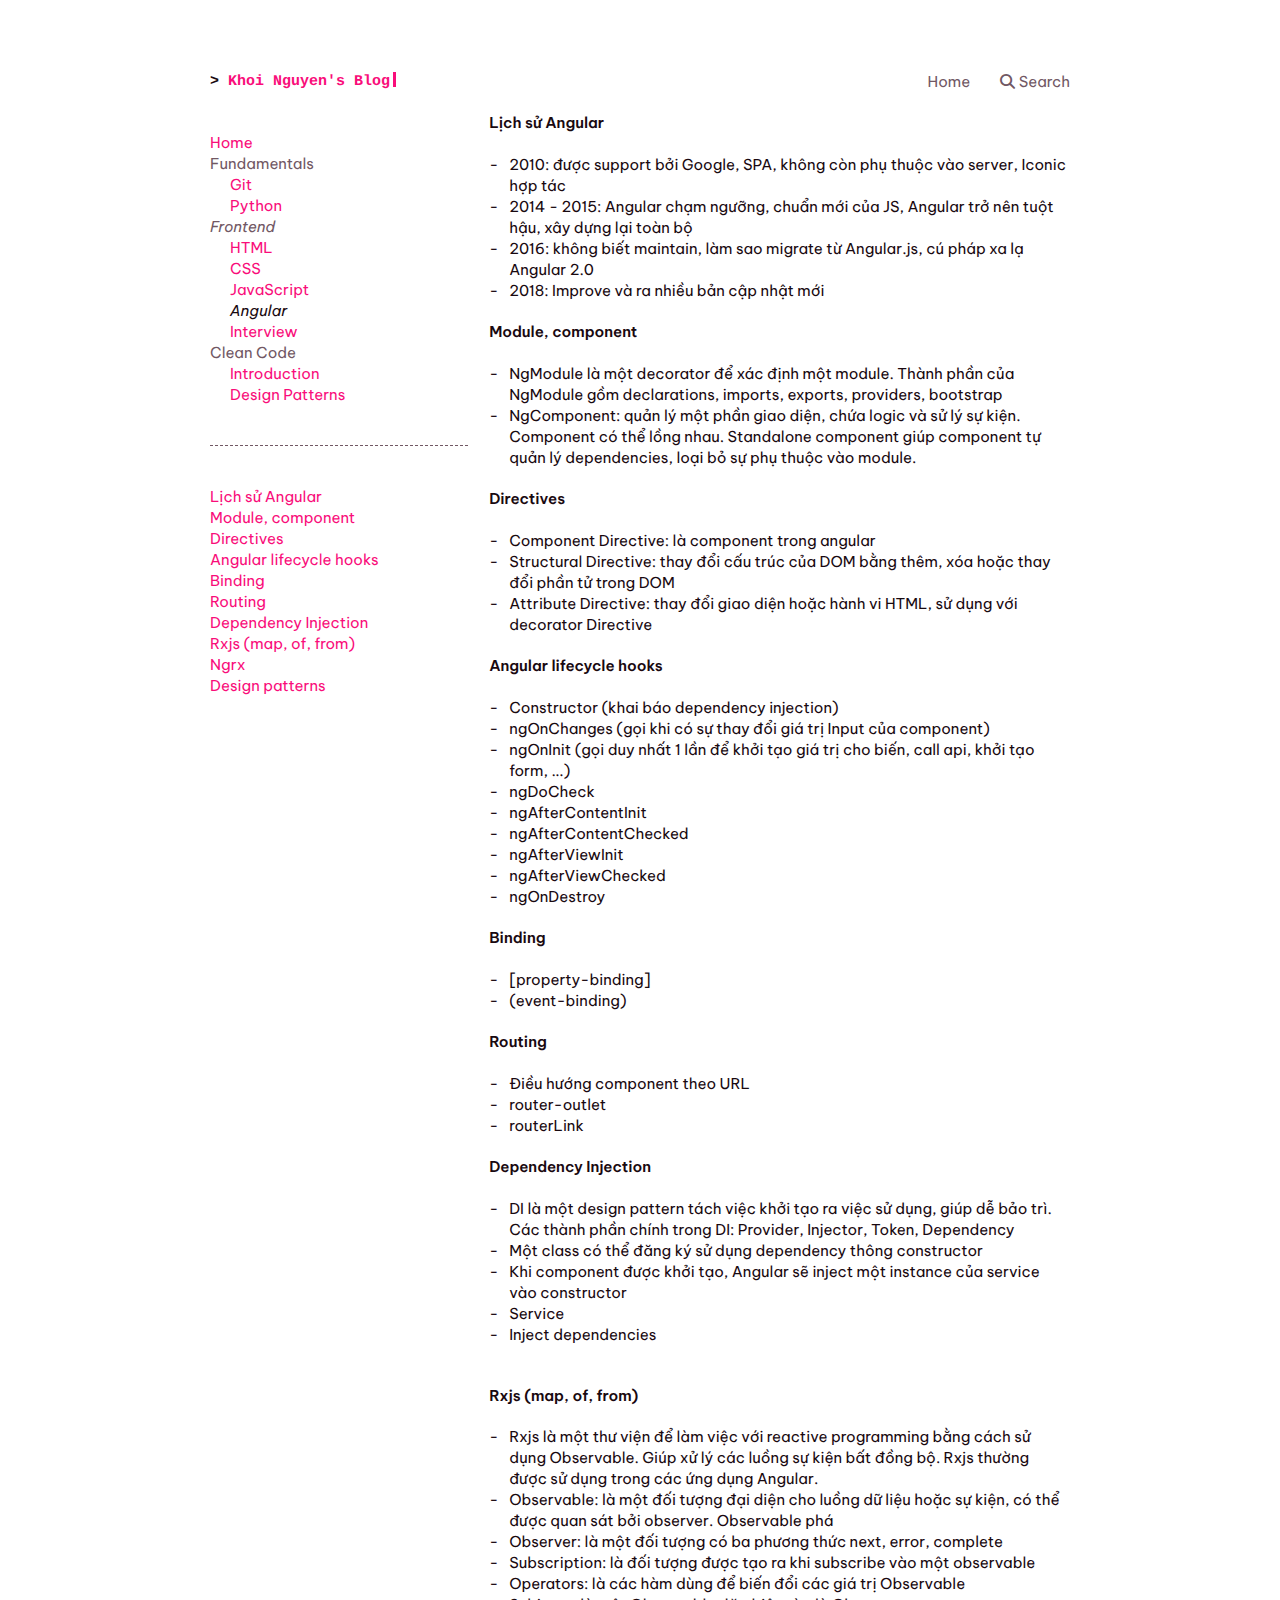
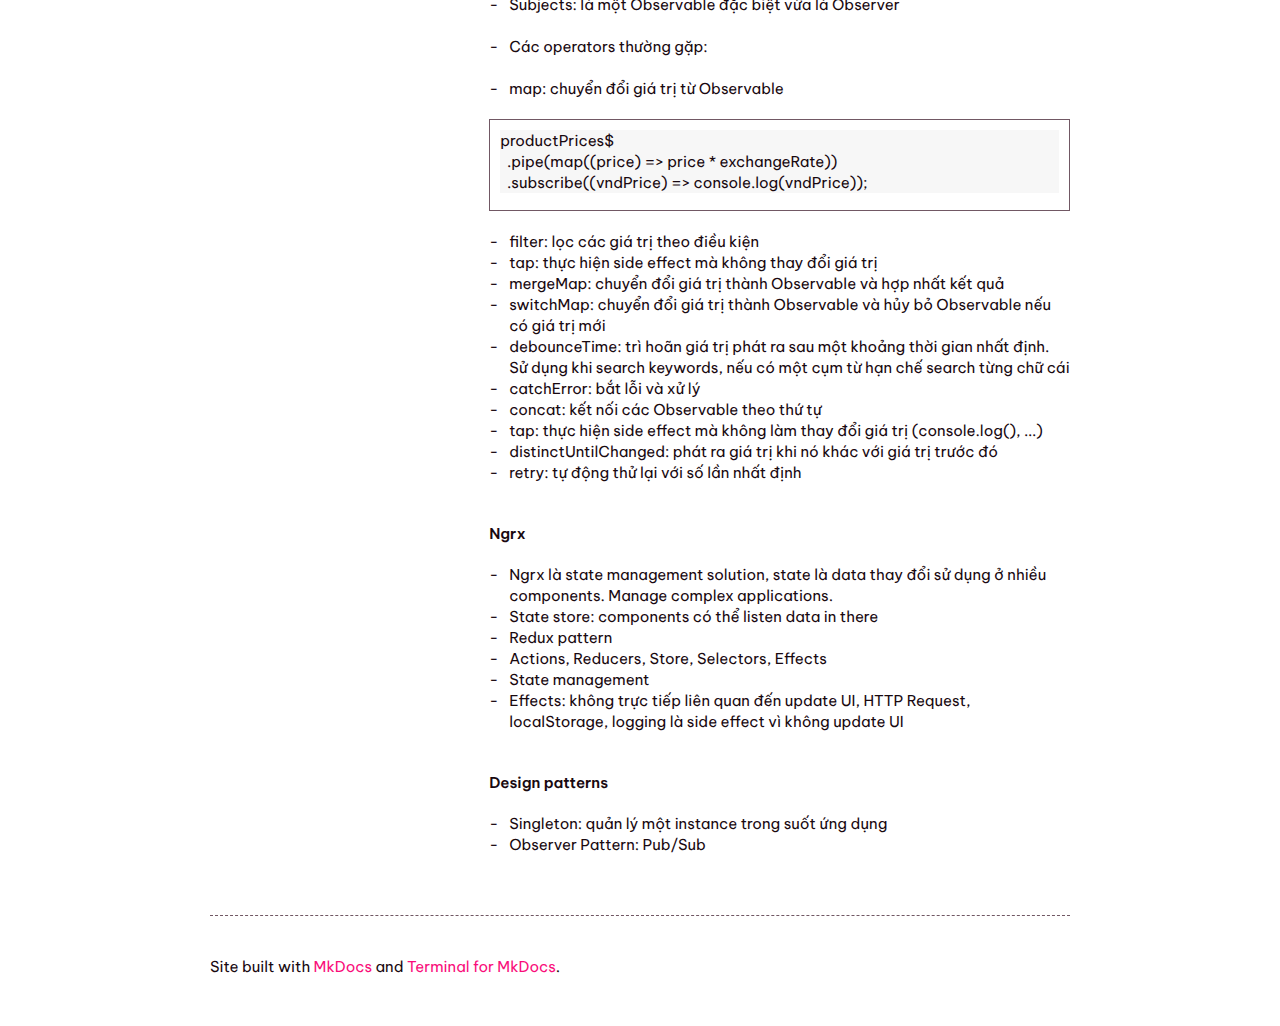
<file: frontend/angular/index.html>
<!DOCTYPE html>
<html lang="en">
<head>
    
    <meta charset="UTF-8">
    <meta name="viewport" content="width=device-width, initial-scale=1.0">
    <meta http-equiv="X-UA-Compatible" content="ie=edge">
    <meta name="generator" content="mkdocs-1.6.1, mkdocs-terminal-4.7.0">
     
     
    <link rel="icon" type="image/png" sizes="192x192" href="../../img/android-chrome-192x192.png" />
<link rel="icon" type="image/png" sizes="512x512" href="../../img/android-chrome-512x512.png" />
<link rel="apple-touch-icon" sizes="180x180" href="../../img/apple-touch-icon.png" />
<link rel="shortcut icon" type="image/png" sizes="48x48" href="../../img/favicon.ico" />
<link rel="icon" type="image/png" sizes="16x16" href="../../img/favicon-16x16.png" />
<link rel="icon" type="image/png" sizes="32x32" href="../../img/favicon-32x32.png" />


    
 
<title>Angular - Khoi Nguyen's Blog</title>


<link href="../../css/fontawesome/css/fontawesome.min.css" rel="stylesheet">
<link href="../../css/fontawesome/css/solid.min.css" rel="stylesheet">
<link href="../../css/normalize.css" rel="stylesheet">
<link href="../../css/terminal.css" rel="stylesheet">
<link href="../../css/theme.css" rel="stylesheet">
<link href="../../css/theme.tile_grid.css" rel="stylesheet">
<link href="../../css/theme.footer.css" rel="stylesheet">
<!-- pink color palette -->
<link href="../../css/palettes/pink.css" rel="stylesheet">

<!-- page layout -->
<style>
/* initially set page layout to a one column grid */
.terminal-mkdocs-main-grid {
    display: grid;
    grid-column-gap: 1.4em;
    grid-template-columns: auto;
    grid-template-rows: auto;
}

/*  
*   when side navigation is not hidden, use a two column grid.  
*   if the screen is too narrow, fall back to the initial one column grid layout.
*   in this case the main content will be placed under the navigation panel. 
*/
@media only screen and (min-width: 70em) {
    .terminal-mkdocs-main-grid {
        grid-template-columns: 4fr 9fr;
    }
}</style>



    
    <link href="../../css/custom.css" rel="stylesheet">  
    
    

    
    <!-- search css support -->
<link href="../../css/search/bootstrap-modal.css" rel="stylesheet">
<!-- search scripts -->
<script>
    var base_url = "../..",
    shortcuts = "{}";
</script>
<script src="../../js/jquery/jquery-1.10.1.min.js" defer></script>
<script src="../../js/bootstrap/bootstrap.min.js" defer></script>
<script src="../../js/mkdocs/base.js" defer></script>
    
    
    
    
    <script src="../../search/main.js"></script>
    

    
</head>

<body class="terminal"><div class="container">
    <div class="terminal-nav">
        <header class="terminal-logo">
            <div id="mkdocs-terminal-site-name" class="logo terminal-prompt"><a href="/" class="no-style">Khoi Nguyen's Blog</a></div>
        </header>
        
        <nav class="terminal-menu">
            
            <ul vocab="https://schema.org/" typeof="BreadcrumbList">
                
                
                <li property="itemListElement" typeof="ListItem">
                    <a href="../.." class="menu-item " property="item" typeof="WebPage">
                        <span property="name">Home</span>
                    </a>
                    <meta property="position" content="0">
                </li>
                
                
                
                
                
                
                
                    
                    


<li property="itemListElement" typeof="ListItem">
    <a href="#" class="menu-item" data-toggle="modal" data-target="#mkdocs_search_modal" property="item" typeof="SearchAction">
        <i aria-hidden="true" class="fa fa-search"></i> <span property="name">Search</span>
    </a>
    <meta property="position" content="1">
</li>
                    
            </ul>
            
        </nav>
    </div>
</div>
        
    <div class="container">
        <div class="terminal-mkdocs-main-grid"><aside id="terminal-mkdocs-side-panel"><nav>
  
    <ul class="terminal-mkdocs-side-nav-items">
        
          



<li class="terminal-mkdocs-side-nav-li">
    
    
    
        
        
            <a class="

    terminal-mkdocs-side-nav-item" href="../..">Home</a>
        
    
    
    
  </li>
        
          



<li class="terminal-mkdocs-side-nav-li">
    
    
        
        

        
            
    
        
        
            
            
            <span class="
        
    

    terminal-mkdocs-side-nav-item terminal-mkdocs-side-nav-section-no-index">Fundamentals</span>
        
    
    
        
      
        
            <ul class="terminal-mkdocs-side-nav-li-ul">
        
            
            

             
                <li class="terminal-mkdocs-side-nav-li-ul-li">
    
        
        
            <a class="

    terminal-mkdocs-side-nav-item" href="../../fundamentals/git/">Git</a>
        
    
    </li>
            
        
            
            

             
                <li class="terminal-mkdocs-side-nav-li-ul-li">
    
        
        
            <a class="

    terminal-mkdocs-side-nav-item" href="../../fundamentals/python/">Python</a>
        
    
    </li>
            
            
    </ul>
        
    
  </li>
        
          



<li class="terminal-mkdocs-side-nav-li">
    
    
        
        

        
            
    
        
        <span class="
        
    

    terminal-mkdocs-side-nav-item--active terminal-mkdocs-side-nav-section-no-index">Frontend</span>
    
    
        
      
        
            <ul class="terminal-mkdocs-side-nav-li-ul">
        
            
            

             
                <li class="terminal-mkdocs-side-nav-li-ul-li">
    
        
        
            <a class="

    terminal-mkdocs-side-nav-item" href="../html/">HTML</a>
        
    
    </li>
            
        
            
            

             
                <li class="terminal-mkdocs-side-nav-li-ul-li">
    
        
        
            <a class="

    terminal-mkdocs-side-nav-item" href="../css/">CSS</a>
        
    
    </li>
            
        
            
            

             
                <li class="terminal-mkdocs-side-nav-li-ul-li">
    
        
        
            <a class="

    terminal-mkdocs-side-nav-item" href="../js/">JavaScript</a>
        
    
    </li>
            
        
            
            

             
                <li class="terminal-mkdocs-side-nav-li-ul-li">
    
        
        <span class="

    terminal-mkdocs-side-nav-item--active">Angular</span>
    
    </li>
            
        
            
            

             
                <li class="terminal-mkdocs-side-nav-li-ul-li">
    
        
        
            <a class="

    terminal-mkdocs-side-nav-item" href="../interview/">Interview</a>
        
    
    </li>
            
            
    </ul>
        
    
  </li>
        
          



<li class="terminal-mkdocs-side-nav-li">
    
    
        
        

        
            
    
        
        
            
            
            <span class="
        
    

    terminal-mkdocs-side-nav-item terminal-mkdocs-side-nav-section-no-index">Clean Code</span>
        
    
    
        
      
        
            <ul class="terminal-mkdocs-side-nav-li-ul">
        
            
            

             
                <li class="terminal-mkdocs-side-nav-li-ul-li">
    
        
        
            <a class="

    terminal-mkdocs-side-nav-item" href="../../clean-code/introduction/">Introduction</a>
        
    
    </li>
            
        
            
            

             
                <li class="terminal-mkdocs-side-nav-li-ul-li">
    
        
        
            <a class="

    terminal-mkdocs-side-nav-item" href="../../clean-code/design-patterns/">Design Patterns</a>
        
    
    </li>
            
            
    </ul>
        
    
  </li>
        
    </ul>
  
</nav><hr>
<nav>
    <ul>
        <li><a href="#lich-su-angular">Lịch sử Angular</a></li>
        <li><a href="#module-component">Module, component</a></li>
        <li><a href="#directives">Directives</a></li>
        <li><a href="#angular-lifecycle-hooks">Angular lifecycle hooks</a></li>
        <li><a href="#binding">Binding</a></li>
        <li><a href="#routing">Routing</a></li>
        <li><a href="#dependency-injection">Dependency Injection</a></li>
        <li><a href="#rxjs-map-of-from">Rxjs (map, of, from)</a></li>
        <li><a href="#ngrx">Ngrx</a></li>
        <li><a href="#design-patterns">Design patterns</a></li>
        
    </ul>
</nav>
</aside>
            <main id="terminal-mkdocs-main-content">
<section id="mkdocs-terminal-content">
    <h2 id="lich-su-angular">Lịch sử Angular</h2>
<ul>
<li>2010: được support bởi Google, SPA, không còn phụ thuộc vào server, Iconic hợp tác</li>
<li>2014 - 2015: Angular chạm ngưỡng, chuẩn mới của JS, Angular trở nên tuột hậu, xây dựng lại toàn bộ</li>
<li>2016: không biết maintain, làm sao migrate từ Angular.js, cú pháp xa lạ Angular 2.0</li>
<li>2018: Improve và ra nhiều bản cập nhật mới</li>
</ul>
<h2 id="module-component">Module, component</h2>
<ul>
<li>NgModule là một decorator để xác định một module. Thành phần của NgModule gồm declarations, imports, exports, providers, bootstrap</li>
<li>NgComponent: quản lý một phần giao diện, chứa logic và sử lý sự kiện. Component có thể lồng nhau. Standalone component giúp component tự quản lý dependencies, loại bỏ sự phụ thuộc vào module.</li>
</ul>
<h2 id="directives">Directives</h2>
<ul>
<li>Component Directive: là component trong angular</li>
<li>Structural Directive: thay đổi cấu trúc của DOM bằng thêm, xóa hoặc thay đổi phần tử trong DOM</li>
<li>Attribute Directive: thay đổi giao diện hoặc hành vi HTML, sử dụng với decorator Directive</li>
</ul>
<h2 id="angular-lifecycle-hooks">Angular lifecycle hooks</h2>
<ul>
<li>Constructor (khai báo dependency injection)</li>
<li>ngOnChanges (gọi khi có sự thay đổi giá trị Input của component)</li>
<li>ngOnInit (gọi duy nhất 1 lần để khởi tạo giá trị cho biến, call api, khởi tạo form, ...)</li>
<li>ngDoCheck</li>
<li>ngAfterContentInit</li>
<li>ngAfterContentChecked</li>
<li>ngAfterViewInit</li>
<li>ngAfterViewChecked</li>
<li>ngOnDestroy</li>
</ul>
<h2 id="binding">Binding</h2>
<ul>
<li>[property-binding]</li>
<li>(event-binding)</li>
</ul>
<h2 id="routing">Routing</h2>
<ul>
<li>Điều hướng component theo URL</li>
<li>router-outlet</li>
<li>routerLink</li>
</ul>
<h2 id="dependency-injection">Dependency Injection</h2>
<ul>
<li>DI là một design pattern tách việc khởi tạo ra việc sử dụng, giúp dễ bảo trì. Các thành phần chính trong DI: Provider, Injector, Token, Dependency</li>
<li>Một class có thể đăng ký sử dụng dependency thông constructor</li>
<li>Khi component được khởi tạo, Angular sẽ inject một instance của service vào constructor</li>
<li>Service</li>
<li>Inject dependencies</li>
</ul>
<h1 id="rxjs-map-of-from">Rxjs (map, of, from)</h1>
<ul>
<li>Rxjs là một thư viện để làm việc với reactive programming bằng cách sử dụng Observable. Giúp xử lý các luồng sự kiện bất đồng bộ. Rxjs thường được sử dụng trong các ứng dụng Angular.</li>
<li>Observable: là một đối tượng đại diện cho luồng dữ liệu hoặc sự kiện, có thể được quan sát bởi observer. Observable phá</li>
<li>Observer: là một đối tượng có ba phương thức next, error, complete</li>
<li>Subscription: là đối tượng được tạo ra khi subscribe vào một observable</li>
<li>Operators: là các hàm dùng để biến đổi các giá trị Observable</li>
<li>
<p>Subjects: là một Observable đặc biệt vừa là Observer</p>
</li>
<li>
<p>Các operators thường gặp:</p>
</li>
<li>map: chuyển đổi giá trị từ Observable</li>
</ul>
<pre><code class="language-js">productPrices$
  .pipe(map((price) =&gt; price * exchangeRate))
  .subscribe((vndPrice) =&gt; console.log(vndPrice));
</code></pre>
<ul>
<li>filter: lọc các giá trị theo điều kiện</li>
<li>tap: thực hiện side effect mà không thay đổi giá trị</li>
<li>mergeMap: chuyển đổi giá trị thành Observable và hợp nhất kết quả</li>
<li>switchMap: chuyển đổi giá trị thành Observable và hủy bỏ Observable nếu có giá trị mới</li>
<li>debounceTime: trì hoãn giá trị phát ra sau một khoảng thời gian nhất định. Sử dụng khi search keywords, nếu có một cụm từ hạn chế search từng chữ cái</li>
<li>catchError: bắt lỗi và xử lý</li>
<li>concat: kết nối các Observable theo thứ tự</li>
<li>tap: thực hiện side effect mà không làm thay đổi giá trị (console.log(), ...)</li>
<li>distinctUntilChanged: phát ra giá trị khi nó khác với giá trị trước đó</li>
<li>retry: tự động thử lại với số lần nhất định</li>
</ul>
<h1 id="ngrx">Ngrx</h1>
<ul>
<li>Ngrx là state management solution, state là data thay đổi sử dụng ở nhiều components. Manage complex applications.</li>
<li>State store: components có thể listen data in there</li>
<li>Redux pattern</li>
<li>Actions, Reducers, Store, Selectors, Effects</li>
<li>State management</li>
<li>Effects: không trực tiếp liên quan đến update UI, HTTP Request, localStorage, logging là side effect vì không update UI</li>
</ul>
<h1 id="design-patterns">Design patterns</h1>
<ul>
<li>Singleton: quản lý một instance trong suốt ứng dụng</li>
<li>Observer Pattern: Pub/Sub</li>
</ul>
</section>

            </main>
        </div>
        <hr><footer>
    <div class="terminal-mkdocs-footer-grid">
        <div id="terminal-mkdocs-footer-copyright-info">
             Site built with <a href="http://www.mkdocs.org">MkDocs</a> and <a href="https://github.com/ntno/mkdocs-terminal">Terminal for MkDocs</a>.
        </div>
    </div>
</footer>
    </div>

    
    <div class="modal" id="mkdocs_search_modal" tabindex="-1" role="alertdialog" aria-modal="true" aria-labelledby="searchModalLabel">
    <div class="modal-dialog modal-lg" role="search">
        <div class="modal-content">
            <div class="modal-header">
                <h5 class="modal-title" id="searchModalLabel">Search</h5>
                <button type="button" class="close btn btn-default btn-ghost" data-dismiss="modal"><span aria-hidden="true">x</span><span class="sr-only">Close</span></button>
            </div>
            <div class="modal-body">
                <p id="searchInputLabel">Type to start searching</p>
                <form>
                    <div class="form-group">
                        <input type="search" class="form-control" aria-labelledby="searchInputLabel" placeholder="" id="mkdocs-search-query" title="Please enter search terms here">
                    </div>
                </form>
                <div id="mkdocs-search-results" data-no-results-text="No document matches found"></div>
            </div>
            <div class="modal-footer">
            </div>
        </div>
    </div>
</div>
    
    
</body>

</html>
</file>
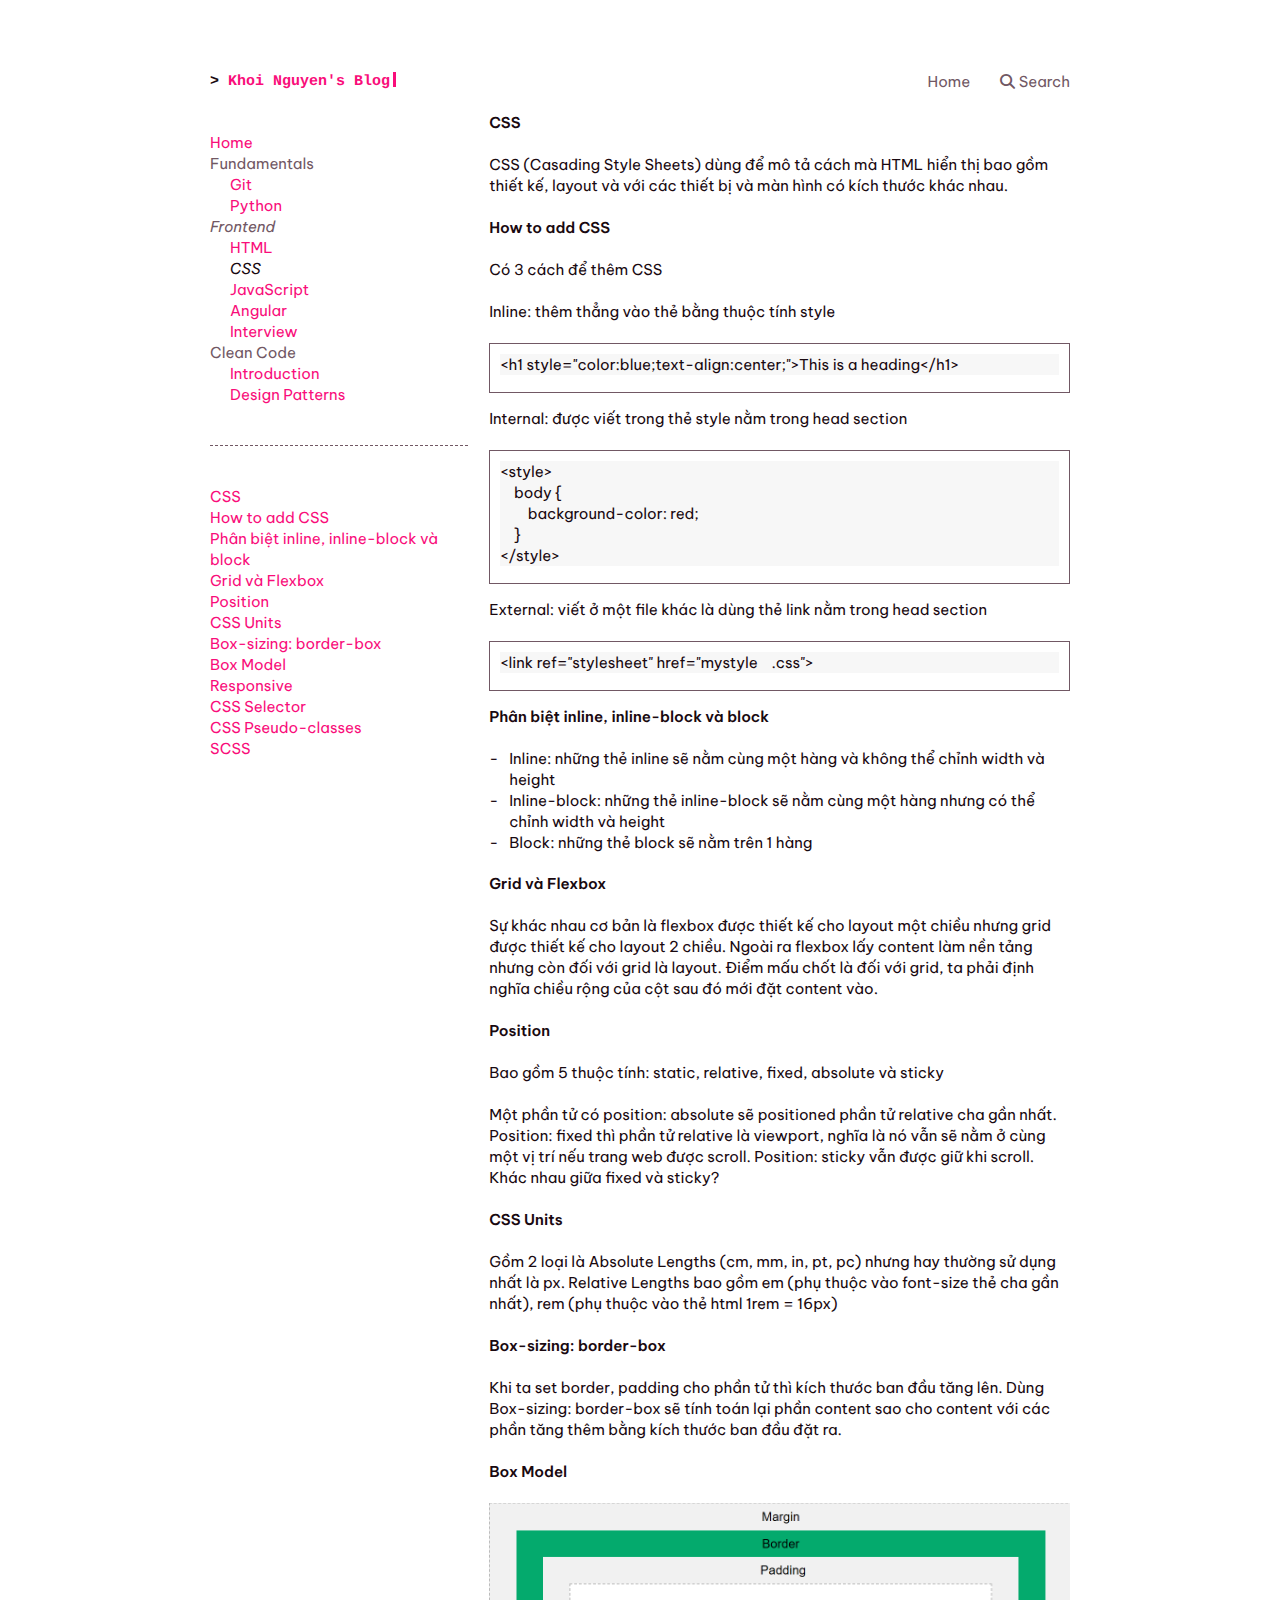
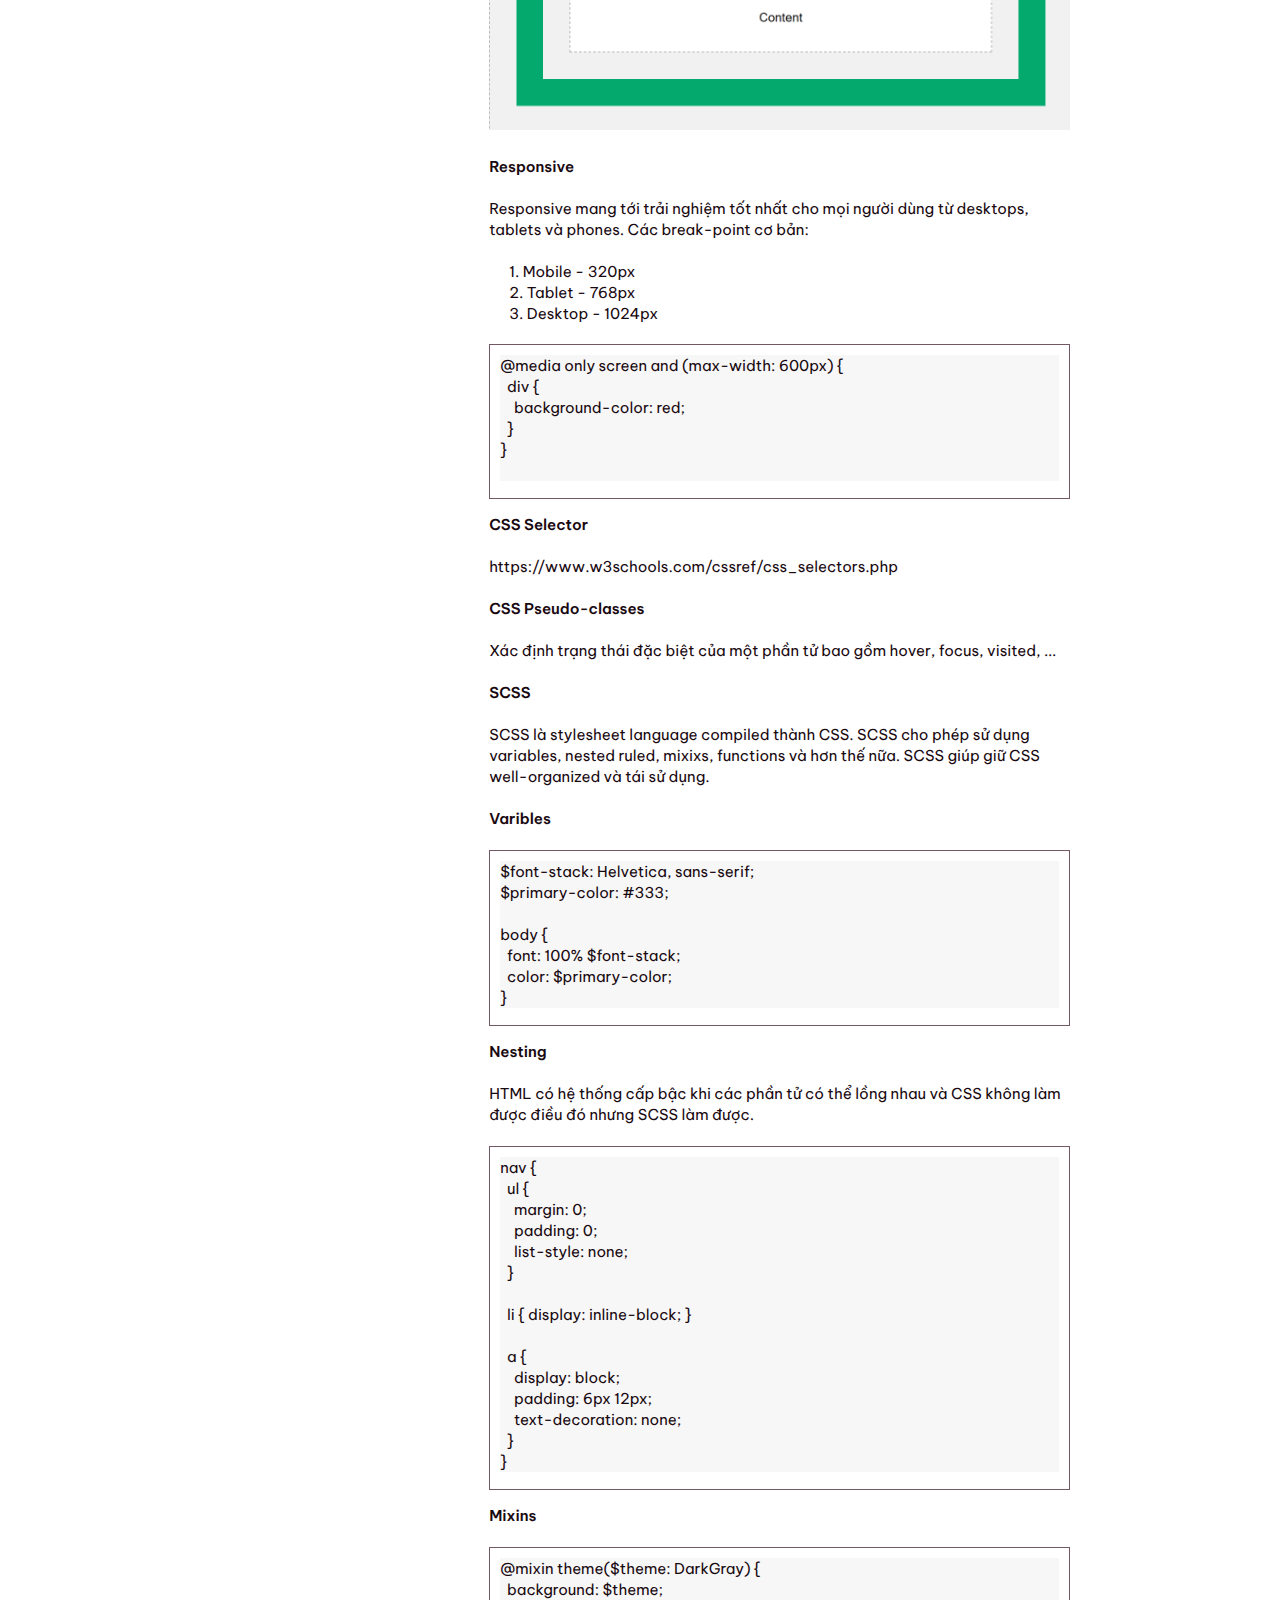
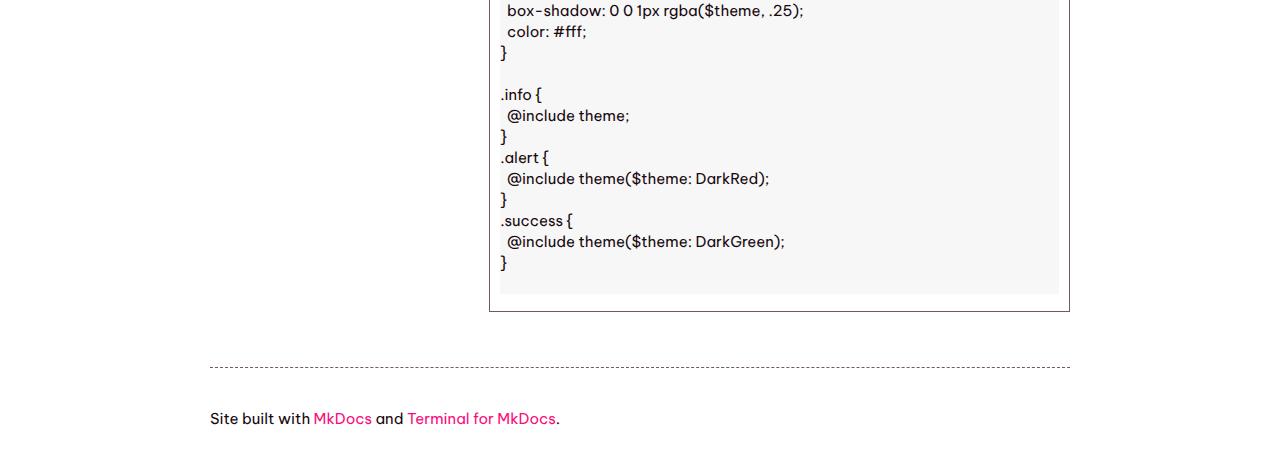
<file: frontend/css/index.html>
<!DOCTYPE html>
<html lang="en">
<head>
    
    <meta charset="UTF-8">
    <meta name="viewport" content="width=device-width, initial-scale=1.0">
    <meta http-equiv="X-UA-Compatible" content="ie=edge">
    <meta name="generator" content="mkdocs-1.6.1, mkdocs-terminal-4.7.0">
     
     
    <link rel="icon" type="image/png" sizes="192x192" href="../../img/android-chrome-192x192.png" />
<link rel="icon" type="image/png" sizes="512x512" href="../../img/android-chrome-512x512.png" />
<link rel="apple-touch-icon" sizes="180x180" href="../../img/apple-touch-icon.png" />
<link rel="shortcut icon" type="image/png" sizes="48x48" href="../../img/favicon.ico" />
<link rel="icon" type="image/png" sizes="16x16" href="../../img/favicon-16x16.png" />
<link rel="icon" type="image/png" sizes="32x32" href="../../img/favicon-32x32.png" />


    
 
<title>CSS - Khoi Nguyen's Blog</title>


<link href="../../css/fontawesome/css/fontawesome.min.css" rel="stylesheet">
<link href="../../css/fontawesome/css/solid.min.css" rel="stylesheet">
<link href="../../css/normalize.css" rel="stylesheet">
<link href="../../css/terminal.css" rel="stylesheet">
<link href="../../css/theme.css" rel="stylesheet">
<link href="../../css/theme.tile_grid.css" rel="stylesheet">
<link href="../../css/theme.footer.css" rel="stylesheet">
<!-- pink color palette -->
<link href="../../css/palettes/pink.css" rel="stylesheet">

<!-- page layout -->
<style>
/* initially set page layout to a one column grid */
.terminal-mkdocs-main-grid {
    display: grid;
    grid-column-gap: 1.4em;
    grid-template-columns: auto;
    grid-template-rows: auto;
}

/*  
*   when side navigation is not hidden, use a two column grid.  
*   if the screen is too narrow, fall back to the initial one column grid layout.
*   in this case the main content will be placed under the navigation panel. 
*/
@media only screen and (min-width: 70em) {
    .terminal-mkdocs-main-grid {
        grid-template-columns: 4fr 9fr;
    }
}</style>



    
    <link href="../../css/custom.css" rel="stylesheet">  
    
    

    
    <!-- search css support -->
<link href="../../css/search/bootstrap-modal.css" rel="stylesheet">
<!-- search scripts -->
<script>
    var base_url = "../..",
    shortcuts = "{}";
</script>
<script src="../../js/jquery/jquery-1.10.1.min.js" defer></script>
<script src="../../js/bootstrap/bootstrap.min.js" defer></script>
<script src="../../js/mkdocs/base.js" defer></script>
    
    
    
    
    <script src="../../search/main.js"></script>
    

    
</head>

<body class="terminal"><div class="container">
    <div class="terminal-nav">
        <header class="terminal-logo">
            <div id="mkdocs-terminal-site-name" class="logo terminal-prompt"><a href="/" class="no-style">Khoi Nguyen's Blog</a></div>
        </header>
        
        <nav class="terminal-menu">
            
            <ul vocab="https://schema.org/" typeof="BreadcrumbList">
                
                
                <li property="itemListElement" typeof="ListItem">
                    <a href="../.." class="menu-item " property="item" typeof="WebPage">
                        <span property="name">Home</span>
                    </a>
                    <meta property="position" content="0">
                </li>
                
                
                
                
                
                
                
                    
                    


<li property="itemListElement" typeof="ListItem">
    <a href="#" class="menu-item" data-toggle="modal" data-target="#mkdocs_search_modal" property="item" typeof="SearchAction">
        <i aria-hidden="true" class="fa fa-search"></i> <span property="name">Search</span>
    </a>
    <meta property="position" content="1">
</li>
                    
            </ul>
            
        </nav>
    </div>
</div>
        
    <div class="container">
        <div class="terminal-mkdocs-main-grid"><aside id="terminal-mkdocs-side-panel"><nav>
  
    <ul class="terminal-mkdocs-side-nav-items">
        
          



<li class="terminal-mkdocs-side-nav-li">
    
    
    
        
        
            <a class="

    terminal-mkdocs-side-nav-item" href="../..">Home</a>
        
    
    
    
  </li>
        
          



<li class="terminal-mkdocs-side-nav-li">
    
    
        
        

        
            
    
        
        
            
            
            <span class="
        
    

    terminal-mkdocs-side-nav-item terminal-mkdocs-side-nav-section-no-index">Fundamentals</span>
        
    
    
        
      
        
            <ul class="terminal-mkdocs-side-nav-li-ul">
        
            
            

             
                <li class="terminal-mkdocs-side-nav-li-ul-li">
    
        
        
            <a class="

    terminal-mkdocs-side-nav-item" href="../../fundamentals/git/">Git</a>
        
    
    </li>
            
        
            
            

             
                <li class="terminal-mkdocs-side-nav-li-ul-li">
    
        
        
            <a class="

    terminal-mkdocs-side-nav-item" href="../../fundamentals/python/">Python</a>
        
    
    </li>
            
            
    </ul>
        
    
  </li>
        
          



<li class="terminal-mkdocs-side-nav-li">
    
    
        
        

        
            
    
        
        <span class="
        
    

    terminal-mkdocs-side-nav-item--active terminal-mkdocs-side-nav-section-no-index">Frontend</span>
    
    
        
      
        
            <ul class="terminal-mkdocs-side-nav-li-ul">
        
            
            

             
                <li class="terminal-mkdocs-side-nav-li-ul-li">
    
        
        
            <a class="

    terminal-mkdocs-side-nav-item" href="../html/">HTML</a>
        
    
    </li>
            
        
            
            

             
                <li class="terminal-mkdocs-side-nav-li-ul-li">
    
        
        <span class="

    terminal-mkdocs-side-nav-item--active">CSS</span>
    
    </li>
            
        
            
            

             
                <li class="terminal-mkdocs-side-nav-li-ul-li">
    
        
        
            <a class="

    terminal-mkdocs-side-nav-item" href="../js/">JavaScript</a>
        
    
    </li>
            
        
            
            

             
                <li class="terminal-mkdocs-side-nav-li-ul-li">
    
        
        
            <a class="

    terminal-mkdocs-side-nav-item" href="../angular/">Angular</a>
        
    
    </li>
            
        
            
            

             
                <li class="terminal-mkdocs-side-nav-li-ul-li">
    
        
        
            <a class="

    terminal-mkdocs-side-nav-item" href="../interview/">Interview</a>
        
    
    </li>
            
            
    </ul>
        
    
  </li>
        
          



<li class="terminal-mkdocs-side-nav-li">
    
    
        
        

        
            
    
        
        
            
            
            <span class="
        
    

    terminal-mkdocs-side-nav-item terminal-mkdocs-side-nav-section-no-index">Clean Code</span>
        
    
    
        
      
        
            <ul class="terminal-mkdocs-side-nav-li-ul">
        
            
            

             
                <li class="terminal-mkdocs-side-nav-li-ul-li">
    
        
        
            <a class="

    terminal-mkdocs-side-nav-item" href="../../clean-code/introduction/">Introduction</a>
        
    
    </li>
            
        
            
            

             
                <li class="terminal-mkdocs-side-nav-li-ul-li">
    
        
        
            <a class="

    terminal-mkdocs-side-nav-item" href="../../clean-code/design-patterns/">Design Patterns</a>
        
    
    </li>
            
            
    </ul>
        
    
  </li>
        
    </ul>
  
</nav><hr>
<nav>
    <ul>
        <li><a href="#css">CSS</a></li>
        <li><a href="#how-to-add-css">How to add CSS</a></li>
        <li><a href="#phan-biet-inline-inline-block-va-block">Phân biệt inline, inline-block và block</a></li><li><a href="#grid-va-flexbox">Grid và Flexbox</a></li><li><a href="#position">Position</a></li><li><a href="#css-units">CSS Units</a></li><li><a href="#box-sizing-border-box">Box-sizing: border-box</a></li><li><a href="#box-model">Box Model</a></li><li><a href="#responsive">Responsive</a></li><li><a href="#css-selector">CSS Selector</a></li><li><a href="#css-pseudo-classes">CSS Pseudo-classes</a></li><li><a href="#scss">SCSS</a></li>
    </ul>
</nav>
</aside>
            <main id="terminal-mkdocs-main-content">
<section id="mkdocs-terminal-content">
    <h2 id="css">CSS</h2>
<p>CSS (Casading Style Sheets) dùng để mô tả cách mà HTML hiển thị bao gồm thiết kế, layout và với các thiết bị và màn hình có kích thước khác nhau.</p>
<h2 id="how-to-add-css">How to add CSS</h2>
<p>Có 3 cách để thêm CSS</p>
<p>Inline: thêm thẳng vào thẻ bằng thuộc tính style</p>
<pre><code>&lt;h1 style=&quot;color:blue;text-align:center;&quot;&gt;This is a heading&lt;/h1&gt;
</code></pre>
<p>Internal: được viết trong thẻ style nằm trong head section</p>
<pre><code>&lt;style&gt;
    body {
        background-color: red;
    }
&lt;/style&gt;
</code></pre>
<p>External: viết ở một file khác là dùng thẻ link nằm trong head section</p>
<pre><code>&lt;link ref=&quot;stylesheet&quot; href=&quot;mystyle    .css&quot;&gt;
</code></pre>
<h3 id="phan-biet-inline-inline-block-va-block">Phân biệt inline, inline-block và block</h3>
<ul>
<li>Inline: những thẻ inline sẽ nằm cùng một hàng và không thể chỉnh width và height</li>
<li>Inline-block: những thẻ inline-block sẽ nằm cùng một hàng nhưng có thể chỉnh width và height</li>
<li>Block: những thẻ block sẽ nằm trên 1 hàng</li>
</ul>
<h3 id="grid-va-flexbox">Grid và Flexbox</h3>
<p>Sự khác nhau cơ bản là flexbox được thiết kế cho layout một chiều nhưng grid được thiết kế cho layout 2 chiều. Ngoài ra flexbox lấy content làm nền tảng nhưng còn đối với grid là layout. Điểm mấu chốt là đối với grid, ta phải định nghĩa chiều rộng của cột sau đó mới đặt content vào.</p>
<h3 id="position">Position</h3>
<p>Bao gồm 5 thuộc tính: static, relative, fixed, absolute và sticky</p>
<p>Một phần tử có position: absolute sẽ positioned phần tử relative cha gần nhất. Position: fixed thì phần tử relative là viewport, nghĩa là nó vẫn sẽ nằm ở cùng một vị trí nếu trang web được scroll. Position: sticky vẫn được giữ khi scroll. Khác nhau giữa fixed và sticky?</p>
<h3 id="css-units">CSS Units</h3>
<p>Gồm 2 loại là Absolute Lengths (cm, mm, in, pt, pc) nhưng hay thường sử dụng nhất là px. Relative Lengths bao gồm em (phụ thuộc vào font-size thẻ cha gần nhất), rem (phụ thuộc vào thẻ html 1rem = 16px)</p>
<h3 id="box-sizing-border-box">Box-sizing: border-box</h3>
<p>Khi ta set border, padding cho phần tử thì kích thước ban đầu tăng lên. Dùng Box-sizing: border-box sẽ tính toán lại phần content sao cho content với các phần tăng thêm bằng kích thước ban đầu đặt ra.</p>
<h3 id="box-model">Box Model</h3>
<p><img alt="" src="../../imgs/model-box.png" /></p>
<h3 id="responsive">Responsive</h3>
<p>Responsive mang tới trải nghiệm tốt nhất cho mọi người dùng từ desktops, tablets và phones. Các break-point cơ bản:</p>
<ol>
<li>Mobile - 320px</li>
<li>Tablet - 768px</li>
<li>Desktop - 1024px</li>
</ol>
<pre><code>@media only screen and (max-width: 600px) {
  div {
    background-color: red;
  }
}

</code></pre>
<h3 id="css-selector">CSS Selector</h3>
<p>https://www.w3schools.com/cssref/css_selectors.php</p>
<h3 id="css-pseudo-classes">CSS Pseudo-classes</h3>
<p>Xác định trạng thái đặc biệt của một phần tử bao gồm hover, focus, visited, ...</p>
<h3 id="scss">SCSS</h3>
<p>SCSS là stylesheet language compiled thành CSS. SCSS cho phép sử dụng variables, nested ruled, mixixs, functions và hơn thế nữa. SCSS giúp giữ CSS well-organized và tái sử dụng.</p>
<h4 id="varibles">Varibles</h4>
<pre><code>$font-stack: Helvetica, sans-serif;
$primary-color: #333;

body {
  font: 100% $font-stack;
  color: $primary-color;
}
</code></pre>
<h4 id="nesting">Nesting</h4>
<p>HTML có hệ thống cấp bậc khi các phần tử có thể lồng nhau và CSS không làm được điều đó nhưng SCSS làm được.</p>
<pre><code>nav {
  ul {
    margin: 0;
    padding: 0;
    list-style: none;
  }

  li { display: inline-block; }

  a {
    display: block;
    padding: 6px 12px;
    text-decoration: none;
  }
}
</code></pre>
<h4 id="mixins">Mixins</h4>
<pre><code>@mixin theme($theme: DarkGray) {
  background: $theme;
  box-shadow: 0 0 1px rgba($theme, .25);
  color: #fff;
}

.info {
  @include theme;
}
.alert {
  @include theme($theme: DarkRed);
}
.success {
  @include theme($theme: DarkGreen);
}

</code></pre>
</section>

            </main>
        </div>
        <hr><footer>
    <div class="terminal-mkdocs-footer-grid">
        <div id="terminal-mkdocs-footer-copyright-info">
             Site built with <a href="http://www.mkdocs.org">MkDocs</a> and <a href="https://github.com/ntno/mkdocs-terminal">Terminal for MkDocs</a>.
        </div>
    </div>
</footer>
    </div>

    
    <div class="modal" id="mkdocs_search_modal" tabindex="-1" role="alertdialog" aria-modal="true" aria-labelledby="searchModalLabel">
    <div class="modal-dialog modal-lg" role="search">
        <div class="modal-content">
            <div class="modal-header">
                <h5 class="modal-title" id="searchModalLabel">Search</h5>
                <button type="button" class="close btn btn-default btn-ghost" data-dismiss="modal"><span aria-hidden="true">x</span><span class="sr-only">Close</span></button>
            </div>
            <div class="modal-body">
                <p id="searchInputLabel">Type to start searching</p>
                <form>
                    <div class="form-group">
                        <input type="search" class="form-control" aria-labelledby="searchInputLabel" placeholder="" id="mkdocs-search-query" title="Please enter search terms here">
                    </div>
                </form>
                <div id="mkdocs-search-results" data-no-results-text="No document matches found"></div>
            </div>
            <div class="modal-footer">
            </div>
        </div>
    </div>
</div>
    
    
</body>

</html>
</file>
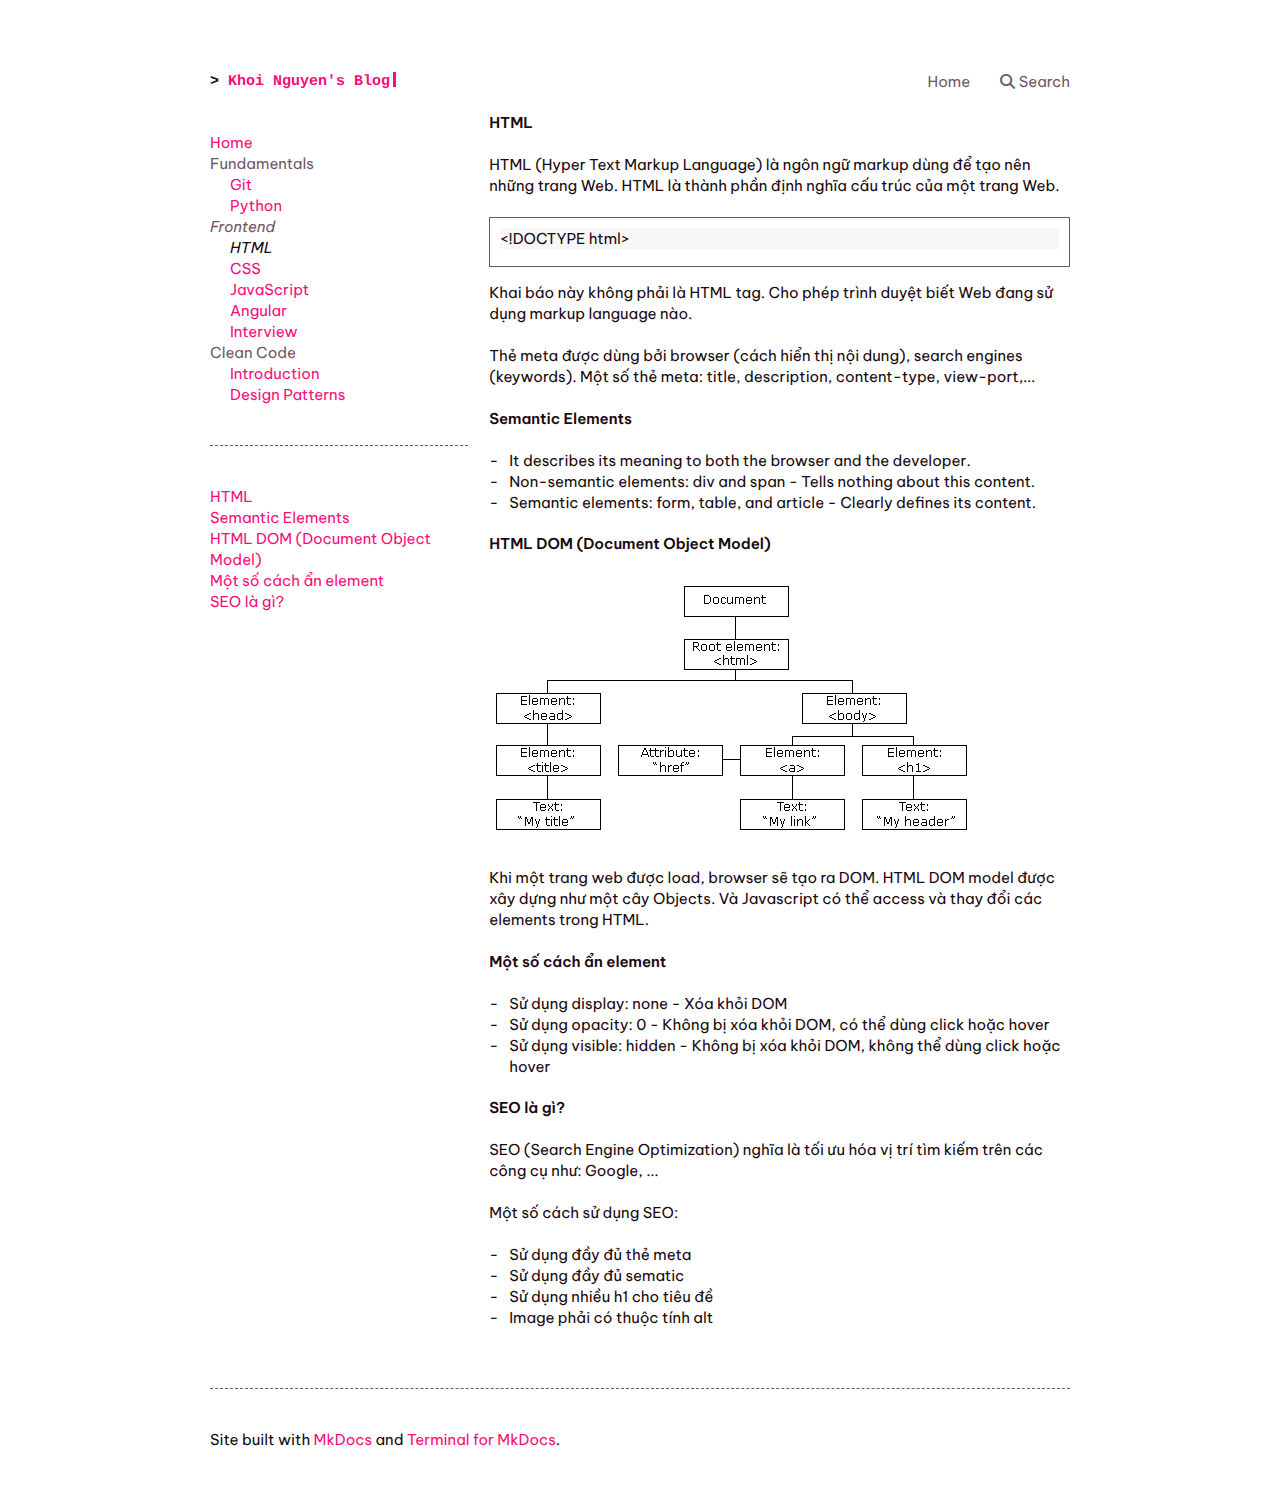
<file: frontend/html/index.html>
<!DOCTYPE html>
<html lang="en">
<head>
    
    <meta charset="UTF-8">
    <meta name="viewport" content="width=device-width, initial-scale=1.0">
    <meta http-equiv="X-UA-Compatible" content="ie=edge">
    <meta name="generator" content="mkdocs-1.6.1, mkdocs-terminal-4.7.0">
     
     
    <link rel="icon" type="image/png" sizes="192x192" href="../../img/android-chrome-192x192.png" />
<link rel="icon" type="image/png" sizes="512x512" href="../../img/android-chrome-512x512.png" />
<link rel="apple-touch-icon" sizes="180x180" href="../../img/apple-touch-icon.png" />
<link rel="shortcut icon" type="image/png" sizes="48x48" href="../../img/favicon.ico" />
<link rel="icon" type="image/png" sizes="16x16" href="../../img/favicon-16x16.png" />
<link rel="icon" type="image/png" sizes="32x32" href="../../img/favicon-32x32.png" />


    
 
<title>HTML - Khoi Nguyen's Blog</title>


<link href="../../css/fontawesome/css/fontawesome.min.css" rel="stylesheet">
<link href="../../css/fontawesome/css/solid.min.css" rel="stylesheet">
<link href="../../css/normalize.css" rel="stylesheet">
<link href="../../css/terminal.css" rel="stylesheet">
<link href="../../css/theme.css" rel="stylesheet">
<link href="../../css/theme.tile_grid.css" rel="stylesheet">
<link href="../../css/theme.footer.css" rel="stylesheet">
<!-- pink color palette -->
<link href="../../css/palettes/pink.css" rel="stylesheet">

<!-- page layout -->
<style>
/* initially set page layout to a one column grid */
.terminal-mkdocs-main-grid {
    display: grid;
    grid-column-gap: 1.4em;
    grid-template-columns: auto;
    grid-template-rows: auto;
}

/*  
*   when side navigation is not hidden, use a two column grid.  
*   if the screen is too narrow, fall back to the initial one column grid layout.
*   in this case the main content will be placed under the navigation panel. 
*/
@media only screen and (min-width: 70em) {
    .terminal-mkdocs-main-grid {
        grid-template-columns: 4fr 9fr;
    }
}</style>



    
    <link href="../../css/custom.css" rel="stylesheet">  
    
    

    
    <!-- search css support -->
<link href="../../css/search/bootstrap-modal.css" rel="stylesheet">
<!-- search scripts -->
<script>
    var base_url = "../..",
    shortcuts = "{}";
</script>
<script src="../../js/jquery/jquery-1.10.1.min.js" defer></script>
<script src="../../js/bootstrap/bootstrap.min.js" defer></script>
<script src="../../js/mkdocs/base.js" defer></script>
    
    
    
    
    <script src="../../search/main.js"></script>
    

    
</head>

<body class="terminal"><div class="container">
    <div class="terminal-nav">
        <header class="terminal-logo">
            <div id="mkdocs-terminal-site-name" class="logo terminal-prompt"><a href="/" class="no-style">Khoi Nguyen's Blog</a></div>
        </header>
        
        <nav class="terminal-menu">
            
            <ul vocab="https://schema.org/" typeof="BreadcrumbList">
                
                
                <li property="itemListElement" typeof="ListItem">
                    <a href="../.." class="menu-item " property="item" typeof="WebPage">
                        <span property="name">Home</span>
                    </a>
                    <meta property="position" content="0">
                </li>
                
                
                
                
                
                
                
                    
                    


<li property="itemListElement" typeof="ListItem">
    <a href="#" class="menu-item" data-toggle="modal" data-target="#mkdocs_search_modal" property="item" typeof="SearchAction">
        <i aria-hidden="true" class="fa fa-search"></i> <span property="name">Search</span>
    </a>
    <meta property="position" content="1">
</li>
                    
            </ul>
            
        </nav>
    </div>
</div>
        
    <div class="container">
        <div class="terminal-mkdocs-main-grid"><aside id="terminal-mkdocs-side-panel"><nav>
  
    <ul class="terminal-mkdocs-side-nav-items">
        
          



<li class="terminal-mkdocs-side-nav-li">
    
    
    
        
        
            <a class="

    terminal-mkdocs-side-nav-item" href="../..">Home</a>
        
    
    
    
  </li>
        
          



<li class="terminal-mkdocs-side-nav-li">
    
    
        
        

        
            
    
        
        
            
            
            <span class="
        
    

    terminal-mkdocs-side-nav-item terminal-mkdocs-side-nav-section-no-index">Fundamentals</span>
        
    
    
        
      
        
            <ul class="terminal-mkdocs-side-nav-li-ul">
        
            
            

             
                <li class="terminal-mkdocs-side-nav-li-ul-li">
    
        
        
            <a class="

    terminal-mkdocs-side-nav-item" href="../../fundamentals/git/">Git</a>
        
    
    </li>
            
        
            
            

             
                <li class="terminal-mkdocs-side-nav-li-ul-li">
    
        
        
            <a class="

    terminal-mkdocs-side-nav-item" href="../../fundamentals/python/">Python</a>
        
    
    </li>
            
            
    </ul>
        
    
  </li>
        
          



<li class="terminal-mkdocs-side-nav-li">
    
    
        
        

        
            
    
        
        <span class="
        
    

    terminal-mkdocs-side-nav-item--active terminal-mkdocs-side-nav-section-no-index">Frontend</span>
    
    
        
      
        
            <ul class="terminal-mkdocs-side-nav-li-ul">
        
            
            

             
                <li class="terminal-mkdocs-side-nav-li-ul-li">
    
        
        <span class="

    terminal-mkdocs-side-nav-item--active">HTML</span>
    
    </li>
            
        
            
            

             
                <li class="terminal-mkdocs-side-nav-li-ul-li">
    
        
        
            <a class="

    terminal-mkdocs-side-nav-item" href="../css/">CSS</a>
        
    
    </li>
            
        
            
            

             
                <li class="terminal-mkdocs-side-nav-li-ul-li">
    
        
        
            <a class="

    terminal-mkdocs-side-nav-item" href="../js/">JavaScript</a>
        
    
    </li>
            
        
            
            

             
                <li class="terminal-mkdocs-side-nav-li-ul-li">
    
        
        
            <a class="

    terminal-mkdocs-side-nav-item" href="../angular/">Angular</a>
        
    
    </li>
            
        
            
            

             
                <li class="terminal-mkdocs-side-nav-li-ul-li">
    
        
        
            <a class="

    terminal-mkdocs-side-nav-item" href="../interview/">Interview</a>
        
    
    </li>
            
            
    </ul>
        
    
  </li>
        
          



<li class="terminal-mkdocs-side-nav-li">
    
    
        
        

        
            
    
        
        
            
            
            <span class="
        
    

    terminal-mkdocs-side-nav-item terminal-mkdocs-side-nav-section-no-index">Clean Code</span>
        
    
    
        
      
        
            <ul class="terminal-mkdocs-side-nav-li-ul">
        
            
            

             
                <li class="terminal-mkdocs-side-nav-li-ul-li">
    
        
        
            <a class="

    terminal-mkdocs-side-nav-item" href="../../clean-code/introduction/">Introduction</a>
        
    
    </li>
            
        
            
            

             
                <li class="terminal-mkdocs-side-nav-li-ul-li">
    
        
        
            <a class="

    terminal-mkdocs-side-nav-item" href="../../clean-code/design-patterns/">Design Patterns</a>
        
    
    </li>
            
            
    </ul>
        
    
  </li>
        
    </ul>
  
</nav><hr>
<nav>
    <ul>
        <li><a href="#html">HTML</a></li>
        <li><a href="#semantic-elements">Semantic Elements</a></li><li><a href="#html-dom-document-object-model">HTML DOM (Document Object Model)</a></li><li><a href="#mot-so-cach-an-element">Một số cách ẩn element</a></li><li><a href="#seo-la-gi">SEO là gì?</a></li>
    </ul>
</nav>
</aside>
            <main id="terminal-mkdocs-main-content">
<section id="mkdocs-terminal-content">
    <h2 id="html">HTML</h2>
<p>HTML (Hyper Text Markup Language) là ngôn ngữ markup dùng để tạo nên những trang Web. HTML là thành phần định nghĩa cấu trúc của một trang Web.</p>
<pre><code>&lt;!DOCTYPE html&gt;
</code></pre>
<p>Khai báo này không phải là HTML tag. Cho phép trình duyệt biết Web đang sử dụng markup language nào.</p>
<p>Thẻ meta được dùng bởi browser (cách hiển thị nội dung), search engines (keywords). Một số thẻ meta: title, description, content-type, view-port,...</p>
<h3 id="semantic-elements">Semantic Elements</h3>
<ul>
<li>It describes its meaning to both the browser and the developer.</li>
<li>Non-semantic elements: div and span - Tells nothing about this content.</li>
<li>Semantic elements: form, table, and article - Clearly defines its content.</li>
</ul>
<h3 id="html-dom-document-object-model">HTML DOM (Document Object Model)</h3>
<p><img alt="" src="../../imgs/dom.png" /></p>
<p>Khi một trang web được load, browser sẽ tạo ra DOM. HTML DOM model được xây dựng như một cây Objects. Và Javascript có thể access và thay đổi các elements trong HTML.</p>
<h3 id="mot-so-cach-an-element">Một số cách ẩn element</h3>
<ul>
<li>Sử dụng display: none - Xóa khỏi DOM</li>
<li>Sử dụng opacity: 0 - Không bị xóa khỏi DOM, có thể dùng click hoặc hover</li>
<li>Sử dụng visible: hidden - Không bị xóa khỏi DOM, không thể dùng click hoặc hover</li>
</ul>
<h3 id="seo-la-gi">SEO là gì?</h3>
<p>SEO (Search Engine Optimization) nghĩa là tối ưu hóa vị trí tìm kiếm trên các công cụ như: Google, ...</p>
<p>Một số cách sử dụng SEO:</p>
<ul>
<li>Sử dụng đầy đủ thẻ meta</li>
<li>Sử dụng đầy đủ sematic</li>
<li>Sử dụng nhiều h1 cho tiêu đề</li>
<li>Image phải có thuộc tính alt</li>
</ul>
</section>

            </main>
        </div>
        <hr><footer>
    <div class="terminal-mkdocs-footer-grid">
        <div id="terminal-mkdocs-footer-copyright-info">
             Site built with <a href="http://www.mkdocs.org">MkDocs</a> and <a href="https://github.com/ntno/mkdocs-terminal">Terminal for MkDocs</a>.
        </div>
    </div>
</footer>
    </div>

    
    <div class="modal" id="mkdocs_search_modal" tabindex="-1" role="alertdialog" aria-modal="true" aria-labelledby="searchModalLabel">
    <div class="modal-dialog modal-lg" role="search">
        <div class="modal-content">
            <div class="modal-header">
                <h5 class="modal-title" id="searchModalLabel">Search</h5>
                <button type="button" class="close btn btn-default btn-ghost" data-dismiss="modal"><span aria-hidden="true">x</span><span class="sr-only">Close</span></button>
            </div>
            <div class="modal-body">
                <p id="searchInputLabel">Type to start searching</p>
                <form>
                    <div class="form-group">
                        <input type="search" class="form-control" aria-labelledby="searchInputLabel" placeholder="" id="mkdocs-search-query" title="Please enter search terms here">
                    </div>
                </form>
                <div id="mkdocs-search-results" data-no-results-text="No document matches found"></div>
            </div>
            <div class="modal-footer">
            </div>
        </div>
    </div>
</div>
    
    
</body>

</html>
</file>
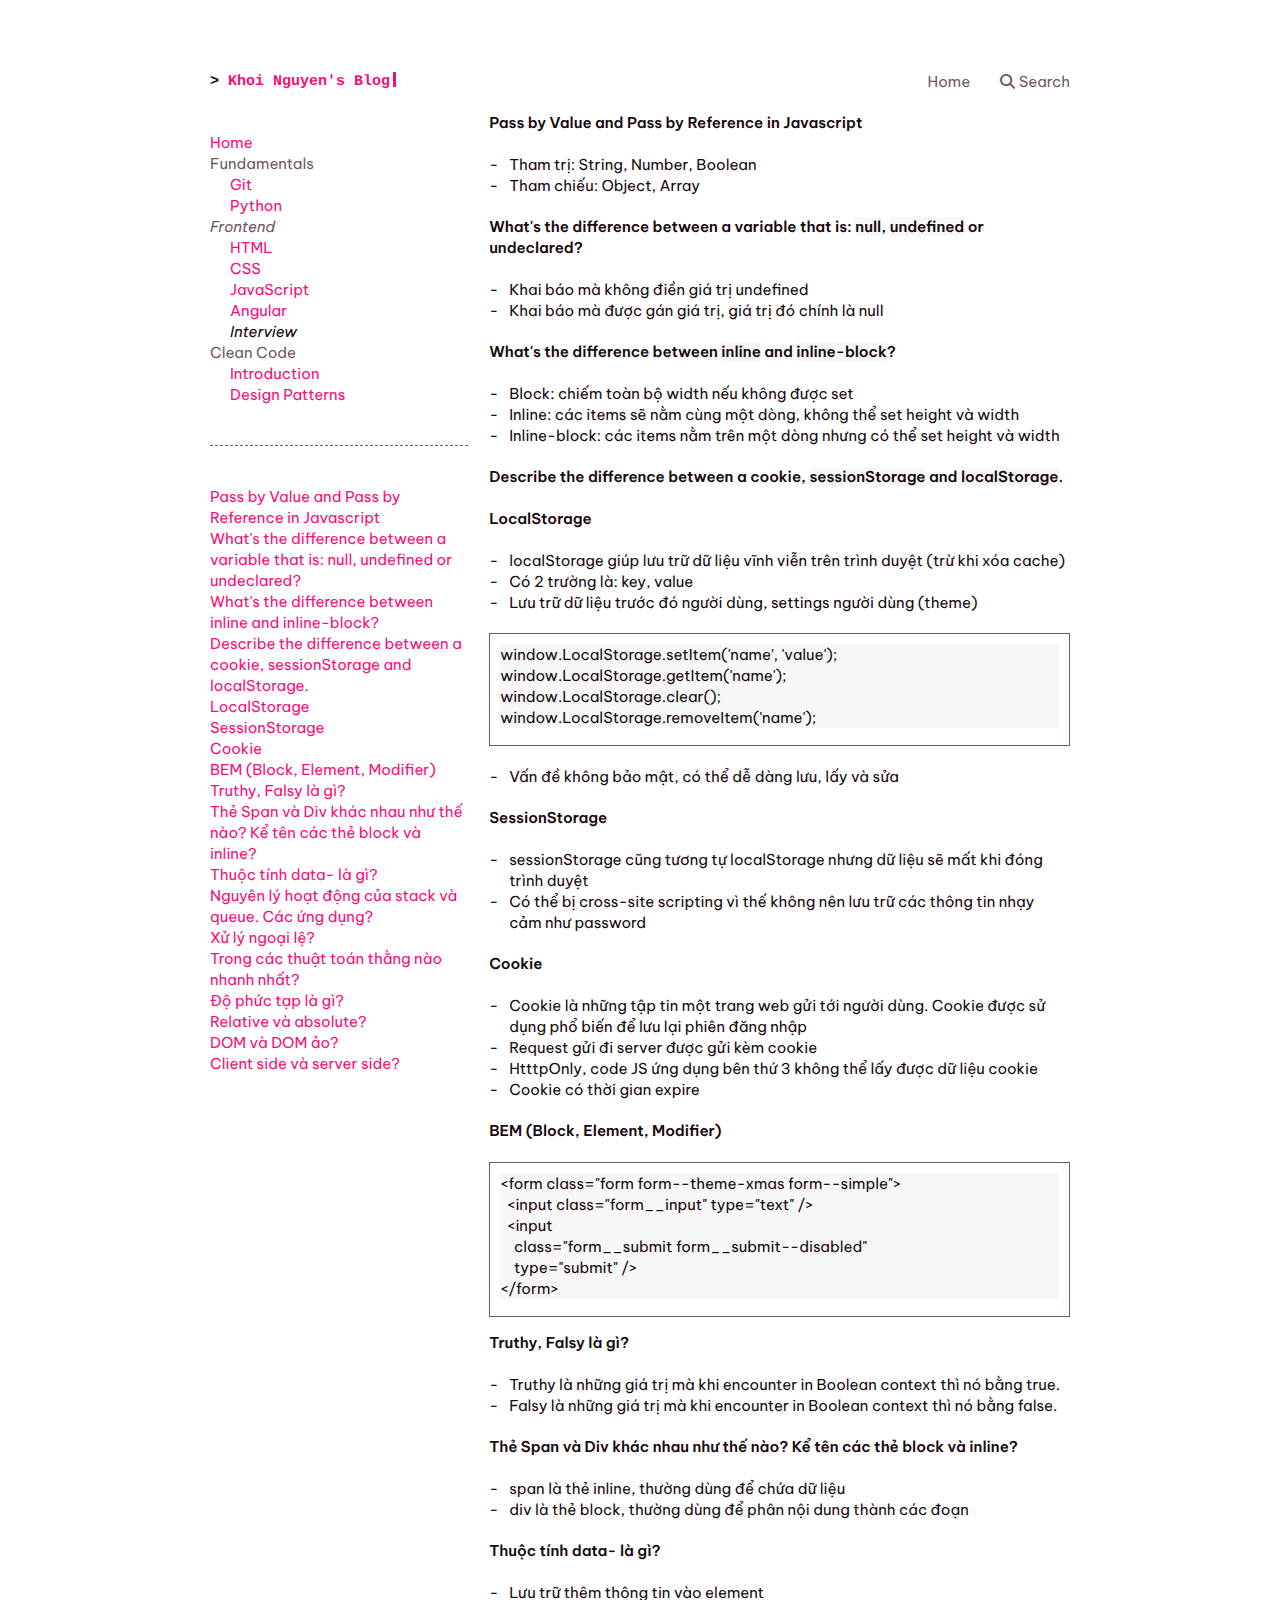
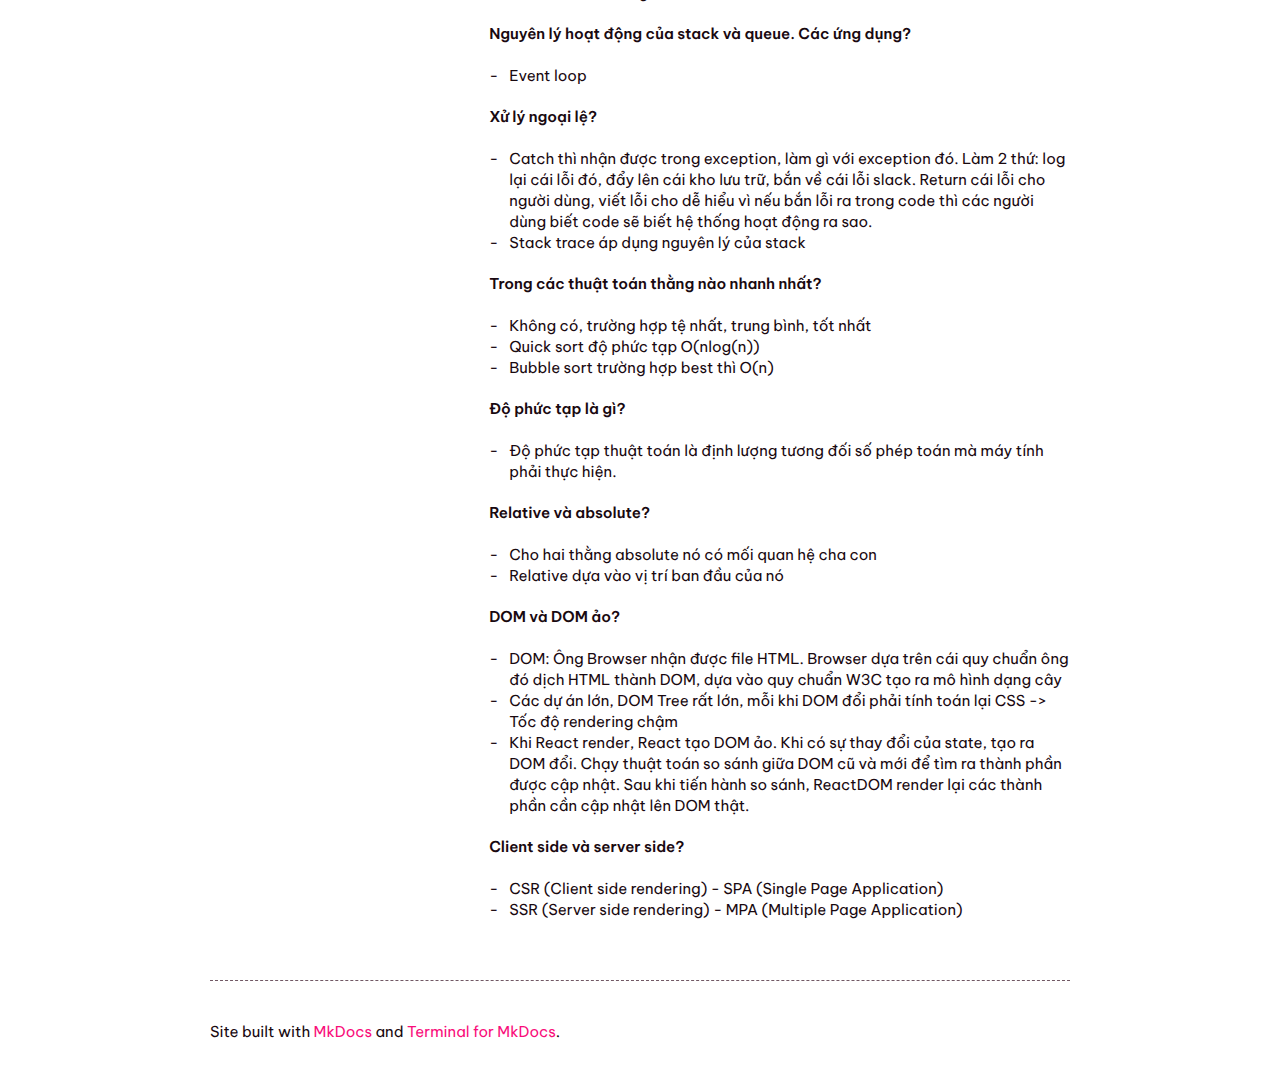
<file: frontend/interview/index.html>
<!DOCTYPE html>
<html lang="en">
<head>
    
    <meta charset="UTF-8">
    <meta name="viewport" content="width=device-width, initial-scale=1.0">
    <meta http-equiv="X-UA-Compatible" content="ie=edge">
    <meta name="generator" content="mkdocs-1.6.1, mkdocs-terminal-4.7.0">
     
     
    <link rel="icon" type="image/png" sizes="192x192" href="../../img/android-chrome-192x192.png" />
<link rel="icon" type="image/png" sizes="512x512" href="../../img/android-chrome-512x512.png" />
<link rel="apple-touch-icon" sizes="180x180" href="../../img/apple-touch-icon.png" />
<link rel="shortcut icon" type="image/png" sizes="48x48" href="../../img/favicon.ico" />
<link rel="icon" type="image/png" sizes="16x16" href="../../img/favicon-16x16.png" />
<link rel="icon" type="image/png" sizes="32x32" href="../../img/favicon-32x32.png" />


    
 
<title>Interview - Khoi Nguyen's Blog</title>


<link href="../../css/fontawesome/css/fontawesome.min.css" rel="stylesheet">
<link href="../../css/fontawesome/css/solid.min.css" rel="stylesheet">
<link href="../../css/normalize.css" rel="stylesheet">
<link href="../../css/terminal.css" rel="stylesheet">
<link href="../../css/theme.css" rel="stylesheet">
<link href="../../css/theme.tile_grid.css" rel="stylesheet">
<link href="../../css/theme.footer.css" rel="stylesheet">
<!-- pink color palette -->
<link href="../../css/palettes/pink.css" rel="stylesheet">

<!-- page layout -->
<style>
/* initially set page layout to a one column grid */
.terminal-mkdocs-main-grid {
    display: grid;
    grid-column-gap: 1.4em;
    grid-template-columns: auto;
    grid-template-rows: auto;
}

/*  
*   when side navigation is not hidden, use a two column grid.  
*   if the screen is too narrow, fall back to the initial one column grid layout.
*   in this case the main content will be placed under the navigation panel. 
*/
@media only screen and (min-width: 70em) {
    .terminal-mkdocs-main-grid {
        grid-template-columns: 4fr 9fr;
    }
}</style>



    
    <link href="../../css/custom.css" rel="stylesheet">  
    
    

    
    <!-- search css support -->
<link href="../../css/search/bootstrap-modal.css" rel="stylesheet">
<!-- search scripts -->
<script>
    var base_url = "../..",
    shortcuts = "{}";
</script>
<script src="../../js/jquery/jquery-1.10.1.min.js" defer></script>
<script src="../../js/bootstrap/bootstrap.min.js" defer></script>
<script src="../../js/mkdocs/base.js" defer></script>
    
    
    
    
    <script src="../../search/main.js"></script>
    

    
</head>

<body class="terminal"><div class="container">
    <div class="terminal-nav">
        <header class="terminal-logo">
            <div id="mkdocs-terminal-site-name" class="logo terminal-prompt"><a href="/" class="no-style">Khoi Nguyen's Blog</a></div>
        </header>
        
        <nav class="terminal-menu">
            
            <ul vocab="https://schema.org/" typeof="BreadcrumbList">
                
                
                <li property="itemListElement" typeof="ListItem">
                    <a href="../.." class="menu-item " property="item" typeof="WebPage">
                        <span property="name">Home</span>
                    </a>
                    <meta property="position" content="0">
                </li>
                
                
                
                
                
                
                
                    
                    


<li property="itemListElement" typeof="ListItem">
    <a href="#" class="menu-item" data-toggle="modal" data-target="#mkdocs_search_modal" property="item" typeof="SearchAction">
        <i aria-hidden="true" class="fa fa-search"></i> <span property="name">Search</span>
    </a>
    <meta property="position" content="1">
</li>
                    
            </ul>
            
        </nav>
    </div>
</div>
        
    <div class="container">
        <div class="terminal-mkdocs-main-grid"><aside id="terminal-mkdocs-side-panel"><nav>
  
    <ul class="terminal-mkdocs-side-nav-items">
        
          



<li class="terminal-mkdocs-side-nav-li">
    
    
    
        
        
            <a class="

    terminal-mkdocs-side-nav-item" href="../..">Home</a>
        
    
    
    
  </li>
        
          



<li class="terminal-mkdocs-side-nav-li">
    
    
        
        

        
            
    
        
        
            
            
            <span class="
        
    

    terminal-mkdocs-side-nav-item terminal-mkdocs-side-nav-section-no-index">Fundamentals</span>
        
    
    
        
      
        
            <ul class="terminal-mkdocs-side-nav-li-ul">
        
            
            

             
                <li class="terminal-mkdocs-side-nav-li-ul-li">
    
        
        
            <a class="

    terminal-mkdocs-side-nav-item" href="../../fundamentals/git/">Git</a>
        
    
    </li>
            
        
            
            

             
                <li class="terminal-mkdocs-side-nav-li-ul-li">
    
        
        
            <a class="

    terminal-mkdocs-side-nav-item" href="../../fundamentals/python/">Python</a>
        
    
    </li>
            
            
    </ul>
        
    
  </li>
        
          



<li class="terminal-mkdocs-side-nav-li">
    
    
        
        

        
            
    
        
        <span class="
        
    

    terminal-mkdocs-side-nav-item--active terminal-mkdocs-side-nav-section-no-index">Frontend</span>
    
    
        
      
        
            <ul class="terminal-mkdocs-side-nav-li-ul">
        
            
            

             
                <li class="terminal-mkdocs-side-nav-li-ul-li">
    
        
        
            <a class="

    terminal-mkdocs-side-nav-item" href="../html/">HTML</a>
        
    
    </li>
            
        
            
            

             
                <li class="terminal-mkdocs-side-nav-li-ul-li">
    
        
        
            <a class="

    terminal-mkdocs-side-nav-item" href="../css/">CSS</a>
        
    
    </li>
            
        
            
            

             
                <li class="terminal-mkdocs-side-nav-li-ul-li">
    
        
        
            <a class="

    terminal-mkdocs-side-nav-item" href="../js/">JavaScript</a>
        
    
    </li>
            
        
            
            

             
                <li class="terminal-mkdocs-side-nav-li-ul-li">
    
        
        
            <a class="

    terminal-mkdocs-side-nav-item" href="../angular/">Angular</a>
        
    
    </li>
            
        
            
            

             
                <li class="terminal-mkdocs-side-nav-li-ul-li">
    
        
        <span class="

    terminal-mkdocs-side-nav-item--active">Interview</span>
    
    </li>
            
            
    </ul>
        
    
  </li>
        
          



<li class="terminal-mkdocs-side-nav-li">
    
    
        
        

        
            
    
        
        
            
            
            <span class="
        
    

    terminal-mkdocs-side-nav-item terminal-mkdocs-side-nav-section-no-index">Clean Code</span>
        
    
    
        
      
        
            <ul class="terminal-mkdocs-side-nav-li-ul">
        
            
            

             
                <li class="terminal-mkdocs-side-nav-li-ul-li">
    
        
        
            <a class="

    terminal-mkdocs-side-nav-item" href="../../clean-code/introduction/">Introduction</a>
        
    
    </li>
            
        
            
            

             
                <li class="terminal-mkdocs-side-nav-li-ul-li">
    
        
        
            <a class="

    terminal-mkdocs-side-nav-item" href="../../clean-code/design-patterns/">Design Patterns</a>
        
    
    </li>
            
            
    </ul>
        
    
  </li>
        
    </ul>
  
</nav><hr>
<nav>
    <ul>
        <li><a href="#pass-by-value-and-pass-by-reference-in-javascript">Pass by Value and Pass by Reference in Javascript</a></li>
        <li><a href="#whats-the-difference-between-a-variable-that-is-null-undefined-or-undeclared">What's the difference between a variable that is: null, undefined or undeclared?</a></li>
        <li><a href="#whats-the-difference-between-inline-and-inline-block">What's the difference between inline and inline-block?</a></li>
        <li><a href="#describe-the-difference-between-a-cookie-sessionstorage-and-localstorage">Describe the difference between a cookie, sessionStorage and localStorage.</a></li>
        <li><a href="#localstorage">LocalStorage</a></li>
        <li><a href="#sessionstorage">SessionStorage</a></li>
        <li><a href="#cookie">Cookie</a></li>
        <li><a href="#bem-block-element-modifier">BEM (Block, Element, Modifier)</a></li>
        <li><a href="#truthy-falsy-la-gi">Truthy, Falsy là gì?</a></li>
        <li><a href="#the-span-va-div-khac-nhau-nhu-the-nao-ke-ten-cac-the-block-va-inline">Thẻ Span và Div khác nhau như thế nào? Kể tên các thẻ block và inline?</a></li>
        <li><a href="#thuoc-tinh-data-la-gi">Thuộc tính data- là gì?</a></li>
        <li><a href="#nguyen-ly-hoat-ong-cua-stack-va-queue-cac-ung-dung">Nguyên lý hoạt động của stack và queue. Các ứng dụng?</a></li>
        <li><a href="#xu-ly-ngoai-le">Xử lý ngoại lệ?</a></li>
        <li><a href="#trong-cac-thuat-toan-thang-nao-nhanh-nhat">Trong các thuật toán thằng nào nhanh nhất?</a></li>
        <li><a href="#o-phuc-tap-la-gi">Độ phức tạp là gì?</a></li>
        <li><a href="#relative-va-absolute">Relative và absolute?</a></li>
        <li><a href="#dom-va-dom-ao">DOM và DOM ảo?</a></li>
        <li><a href="#client-side-va-server-side">Client side và server side?</a></li>
        
    </ul>
</nav>
</aside>
            <main id="terminal-mkdocs-main-content">
<section id="mkdocs-terminal-content">
    <h2 id="pass-by-value-and-pass-by-reference-in-javascript">Pass by Value and Pass by Reference in Javascript</h2>
<ul>
<li>Tham trị: String, Number, Boolean</li>
<li>Tham chiếu: Object, Array</li>
</ul>
<h2 id="whats-the-difference-between-a-variable-that-is-null-undefined-or-undeclared">What's the difference between a variable that is: <code>null</code>, <code>undefined</code> or undeclared?</h2>
<ul>
<li>Khai báo mà không điền giá trị undefined</li>
<li>Khai báo mà được gán giá trị, giá trị đó chính là null</li>
</ul>
<h2 id="whats-the-difference-between-inline-and-inline-block">What's the difference between <code>inline</code> and <code>inline-block</code>?</h2>
<ul>
<li>Block: chiếm toàn bộ width nếu không được set</li>
<li>Inline: các items sẽ nằm cùng một dòng, không thể set height và width</li>
<li>Inline-block: các items nằm trên một dòng nhưng có thể set height và width</li>
</ul>
<h2 id="describe-the-difference-between-a-cookie-sessionstorage-and-localstorage">Describe the difference between a cookie, <code>sessionStorage</code> and <code>localStorage</code>.</h2>
<h2 id="localstorage">LocalStorage</h2>
<ul>
<li>localStorage giúp lưu trữ dữ liệu vĩnh viễn trên trình duyệt (trừ khi xóa cache)</li>
<li>Có 2 trường là: key, value</li>
<li>Lưu trữ dữ liệu trước đó người dùng, settings người dùng (theme)</li>
</ul>
<pre><code>window.LocalStorage.setItem('name', 'value');
window.LocalStorage.getItem('name');
window.LocalStorage.clear();
window.LocalStorage.removeItem('name');
</code></pre>
<ul>
<li>Vấn đề không bảo mật, có thể dễ dàng lưu, lấy và sửa</li>
</ul>
<h2 id="sessionstorage">SessionStorage</h2>
<ul>
<li>sessionStorage cũng tương tự localStorage nhưng dữ liệu sẽ mất khi đóng trình duyệt</li>
<li>Có thể bị cross-site scripting vì thế không nên lưu trữ các thông tin nhạy cảm như password</li>
</ul>
<h2 id="cookie">Cookie</h2>
<ul>
<li>Cookie là những tập tin một trang web gửi tới người dùng. Cookie được sử dụng phổ biến để lưu lại phiên đăng nhập</li>
<li>Request gửi đi server được gửi kèm cookie</li>
<li>HtttpOnly, code JS ứng dụng bên thứ 3 không thể lấy được dữ liệu cookie</li>
<li>Cookie có thời gian expire</li>
</ul>
<h2 id="bem-block-element-modifier">BEM (Block, Element, Modifier)</h2>
<pre><code>&lt;form class=&quot;form form--theme-xmas form--simple&quot;&gt;
  &lt;input class=&quot;form__input&quot; type=&quot;text&quot; /&gt;
  &lt;input
    class=&quot;form__submit form__submit--disabled&quot;
    type=&quot;submit&quot; /&gt;
&lt;/form&gt;
</code></pre>
<h2 id="truthy-falsy-la-gi">Truthy, Falsy là gì?</h2>
<ul>
<li>Truthy là những giá trị mà khi encounter in Boolean context thì nó bằng true.</li>
<li>Falsy là những giá trị mà khi encounter in Boolean context thì nó bằng false.</li>
</ul>
<h2 id="the-span-va-div-khac-nhau-nhu-the-nao-ke-ten-cac-the-block-va-inline">Thẻ Span và Div khác nhau như thế nào? Kể tên các thẻ block và inline?</h2>
<ul>
<li>span là thẻ inline, thường dùng để chứa dữ liệu</li>
<li>div là thẻ block, thường dùng để phân nội dung thành các đoạn</li>
</ul>
<h2 id="thuoc-tinh-data-la-gi">Thuộc tính data- là gì?</h2>
<ul>
<li>Lưu trữ thêm thông tin vào element</li>
</ul>
<h2 id="nguyen-ly-hoat-ong-cua-stack-va-queue-cac-ung-dung">Nguyên lý hoạt động của stack và queue. Các ứng dụng?</h2>
<ul>
<li>Event loop</li>
</ul>
<h2 id="xu-ly-ngoai-le">Xử lý ngoại lệ?</h2>
<ul>
<li>Catch thì nhận được trong exception, làm gì với exception đó. Làm 2 thứ: log lại cái lỗi đó, đẩy lên cái kho lưu trữ, bắn về cái lỗi slack. Return cái lỗi cho người dùng, viết lỗi cho dễ hiểu vì nếu bắn lỗi ra trong code thì các người dùng biết code sẽ biết hệ thống hoạt động ra sao.</li>
<li>Stack trace áp dụng nguyên lý của stack</li>
</ul>
<h2 id="trong-cac-thuat-toan-thang-nao-nhanh-nhat">Trong các thuật toán thằng nào nhanh nhất?</h2>
<ul>
<li>Không có, trường hợp tệ nhất, trung bình, tốt nhất</li>
<li>Quick sort độ phức tạp O(nlog(n))</li>
<li>Bubble sort trường hợp best thì O(n)</li>
</ul>
<h2 id="o-phuc-tap-la-gi">Độ phức tạp là gì?</h2>
<ul>
<li>Độ phức tạp thuật toán là định lượng tương đối số phép toán mà máy tính phải thực hiện.</li>
</ul>
<h2 id="relative-va-absolute">Relative và absolute?</h2>
<ul>
<li>Cho hai thằng absolute nó có mối quan hệ cha con</li>
<li>Relative dựa vào vị trí ban đầu của nó</li>
</ul>
<h2 id="dom-va-dom-ao">DOM và DOM ảo?</h2>
<ul>
<li>DOM: Ông Browser nhận được file HTML. Browser dựa trên cái quy chuẩn ông đó dịch HTML thành DOM, dựa vào quy chuẩn W3C tạo ra mô hình dạng cây</li>
<li>Các dự án lớn, DOM Tree rất lớn, mỗi khi DOM đổi phải tính toán lại CSS -&gt; Tốc độ rendering chậm</li>
<li>Khi React render, React tạo DOM ảo. Khi có sự thay đổi của state, tạo ra DOM đổi. Chạy thuật toán so sánh giữa DOM cũ và mới để tìm ra thành phần được cập nhật. Sau khi tiến hành so sánh, ReactDOM render lại các thành phần cần cập nhật lên DOM thật.</li>
</ul>
<h2 id="client-side-va-server-side">Client side và server side?</h2>
<ul>
<li>CSR (Client side rendering) - SPA (Single Page Application)</li>
<li>SSR (Server side rendering) - MPA (Multiple Page Application)</li>
</ul>
</section>

            </main>
        </div>
        <hr><footer>
    <div class="terminal-mkdocs-footer-grid">
        <div id="terminal-mkdocs-footer-copyright-info">
             Site built with <a href="http://www.mkdocs.org">MkDocs</a> and <a href="https://github.com/ntno/mkdocs-terminal">Terminal for MkDocs</a>.
        </div>
    </div>
</footer>
    </div>

    
    <div class="modal" id="mkdocs_search_modal" tabindex="-1" role="alertdialog" aria-modal="true" aria-labelledby="searchModalLabel">
    <div class="modal-dialog modal-lg" role="search">
        <div class="modal-content">
            <div class="modal-header">
                <h5 class="modal-title" id="searchModalLabel">Search</h5>
                <button type="button" class="close btn btn-default btn-ghost" data-dismiss="modal"><span aria-hidden="true">x</span><span class="sr-only">Close</span></button>
            </div>
            <div class="modal-body">
                <p id="searchInputLabel">Type to start searching</p>
                <form>
                    <div class="form-group">
                        <input type="search" class="form-control" aria-labelledby="searchInputLabel" placeholder="" id="mkdocs-search-query" title="Please enter search terms here">
                    </div>
                </form>
                <div id="mkdocs-search-results" data-no-results-text="No document matches found"></div>
            </div>
            <div class="modal-footer">
            </div>
        </div>
    </div>
</div>
    
    
</body>

</html>
</file>
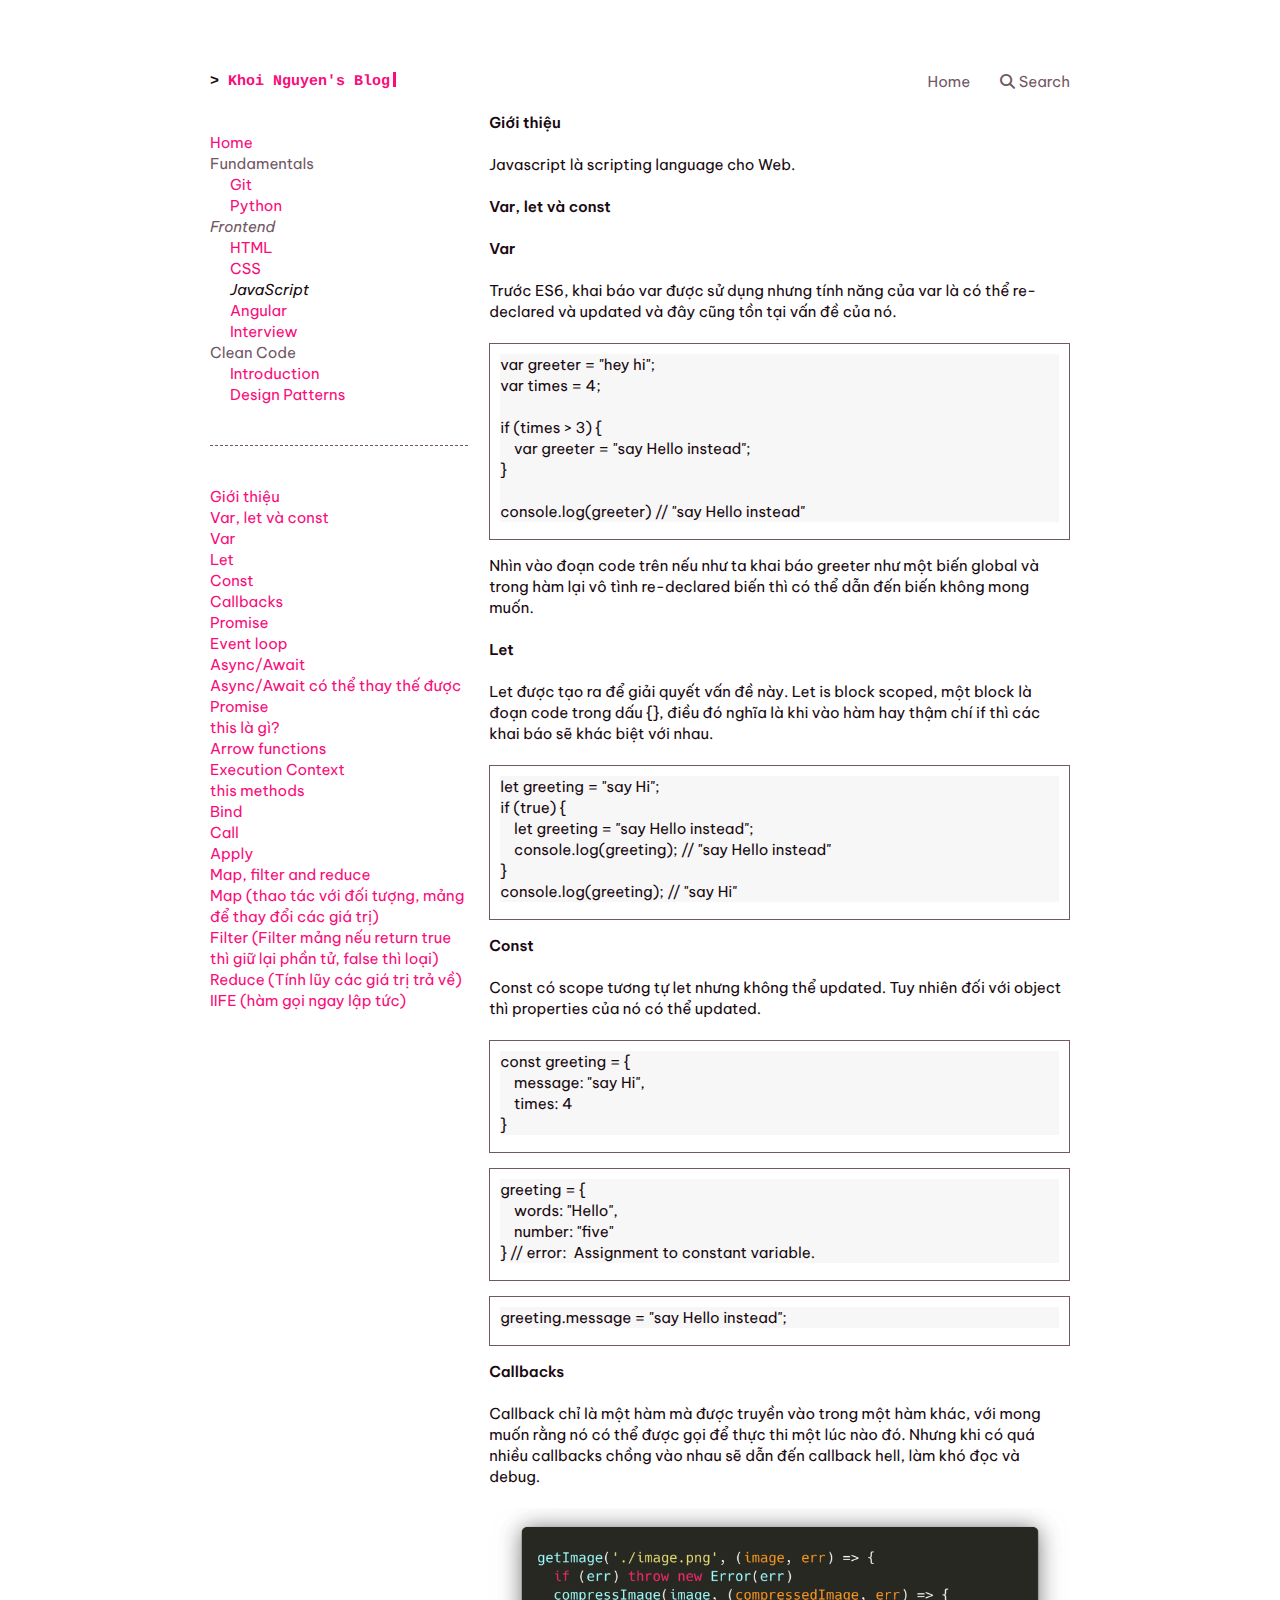
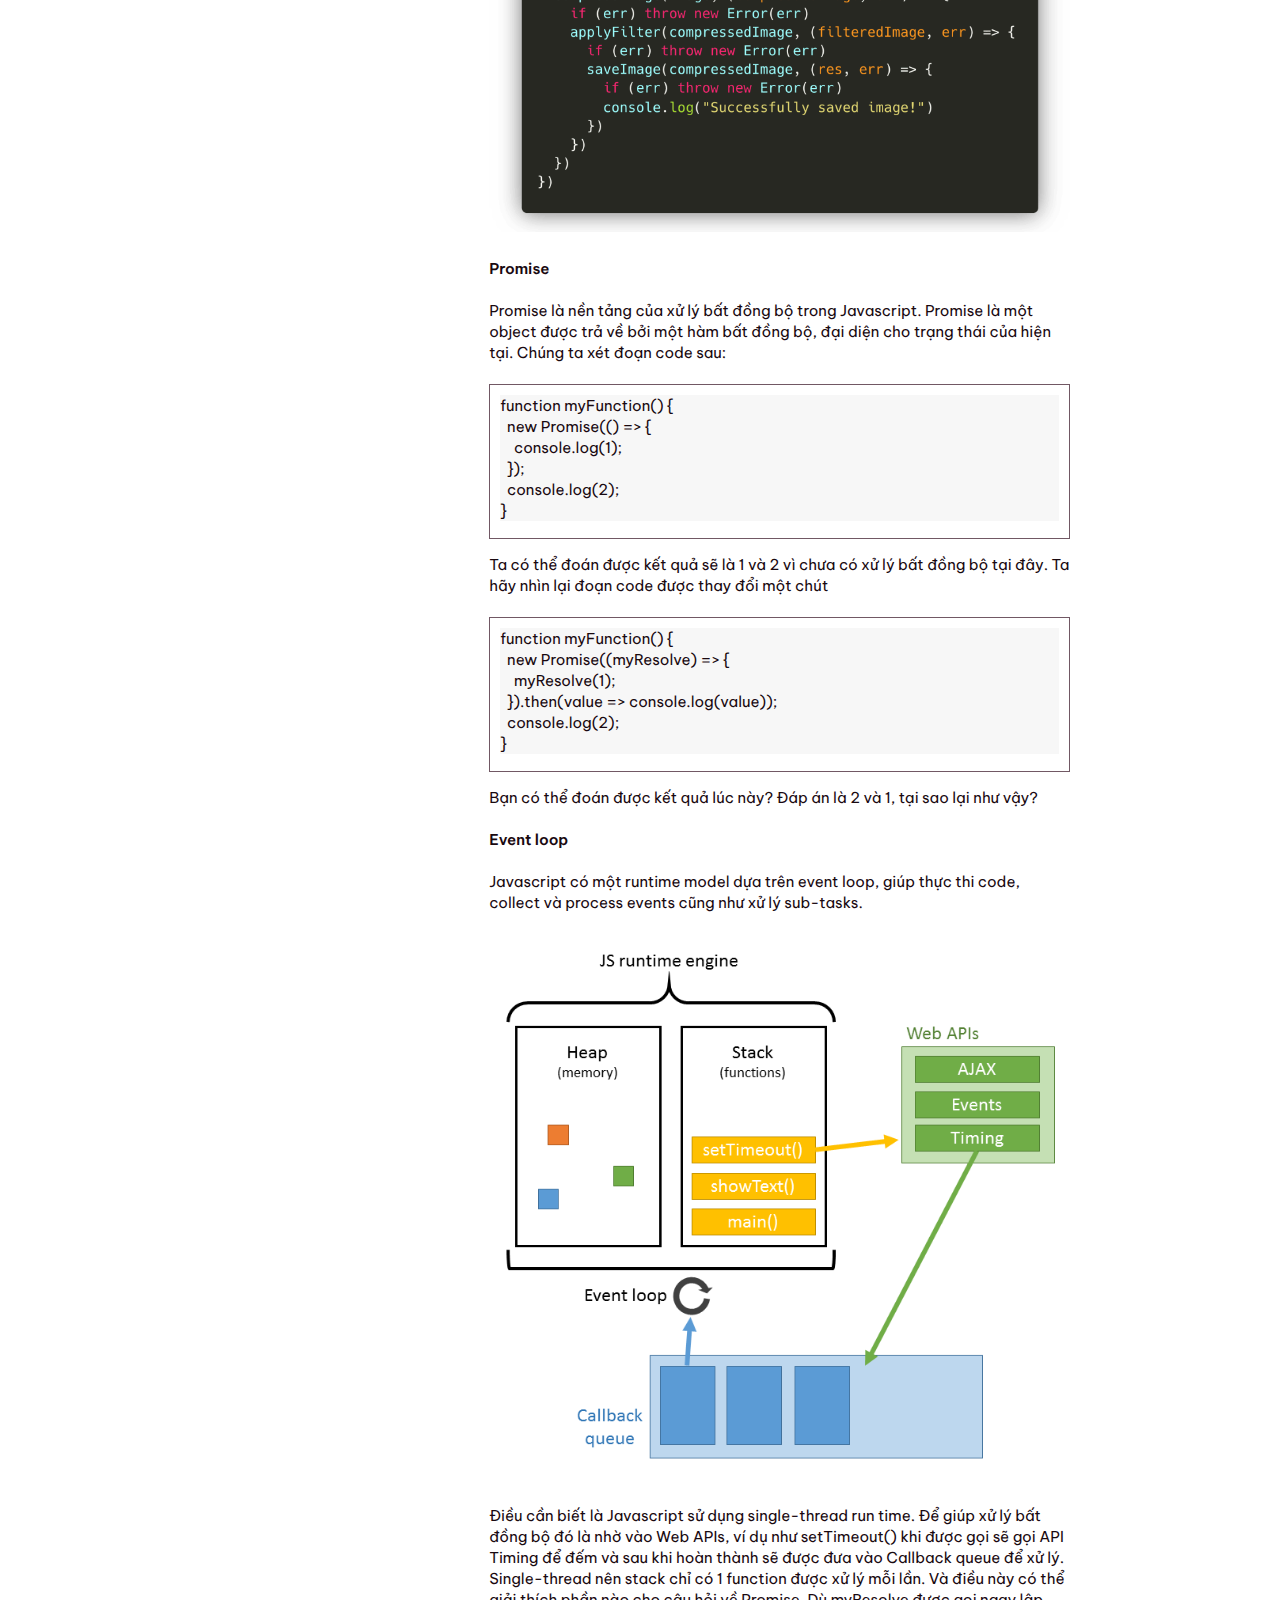
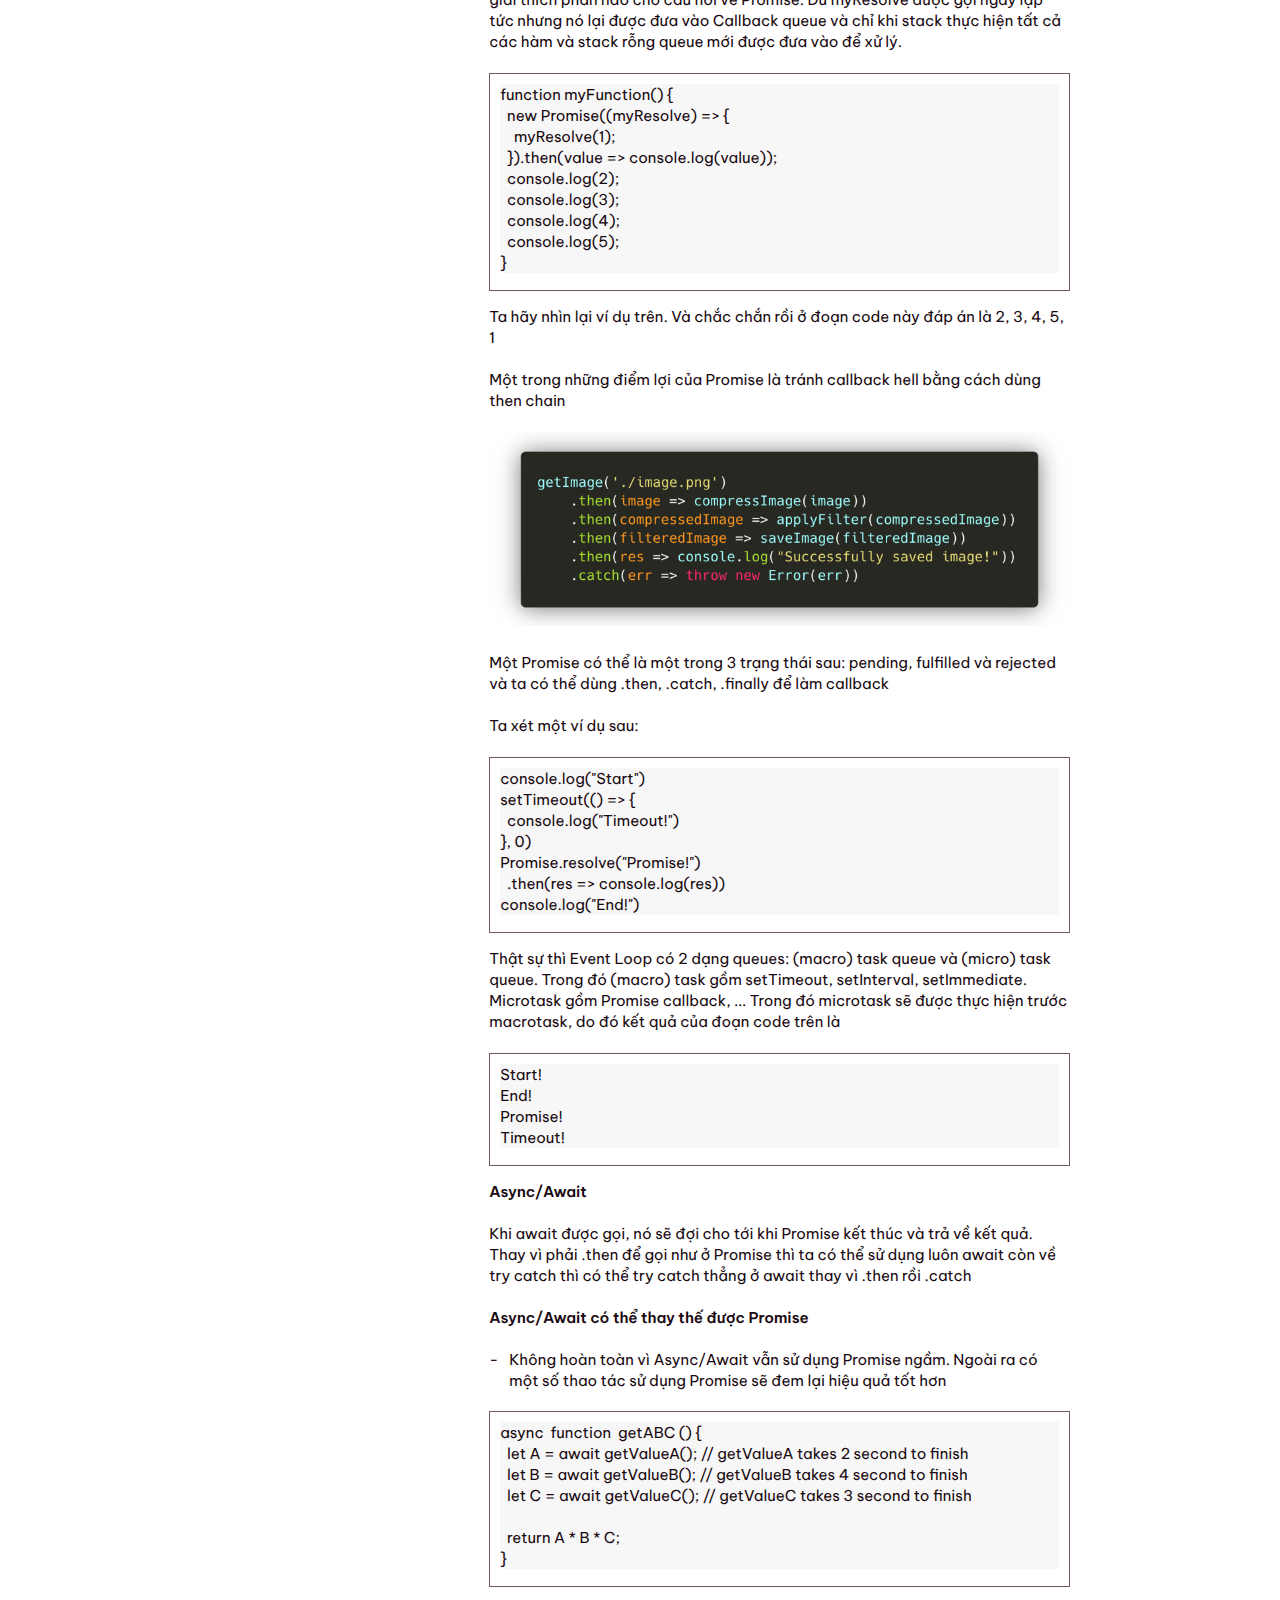
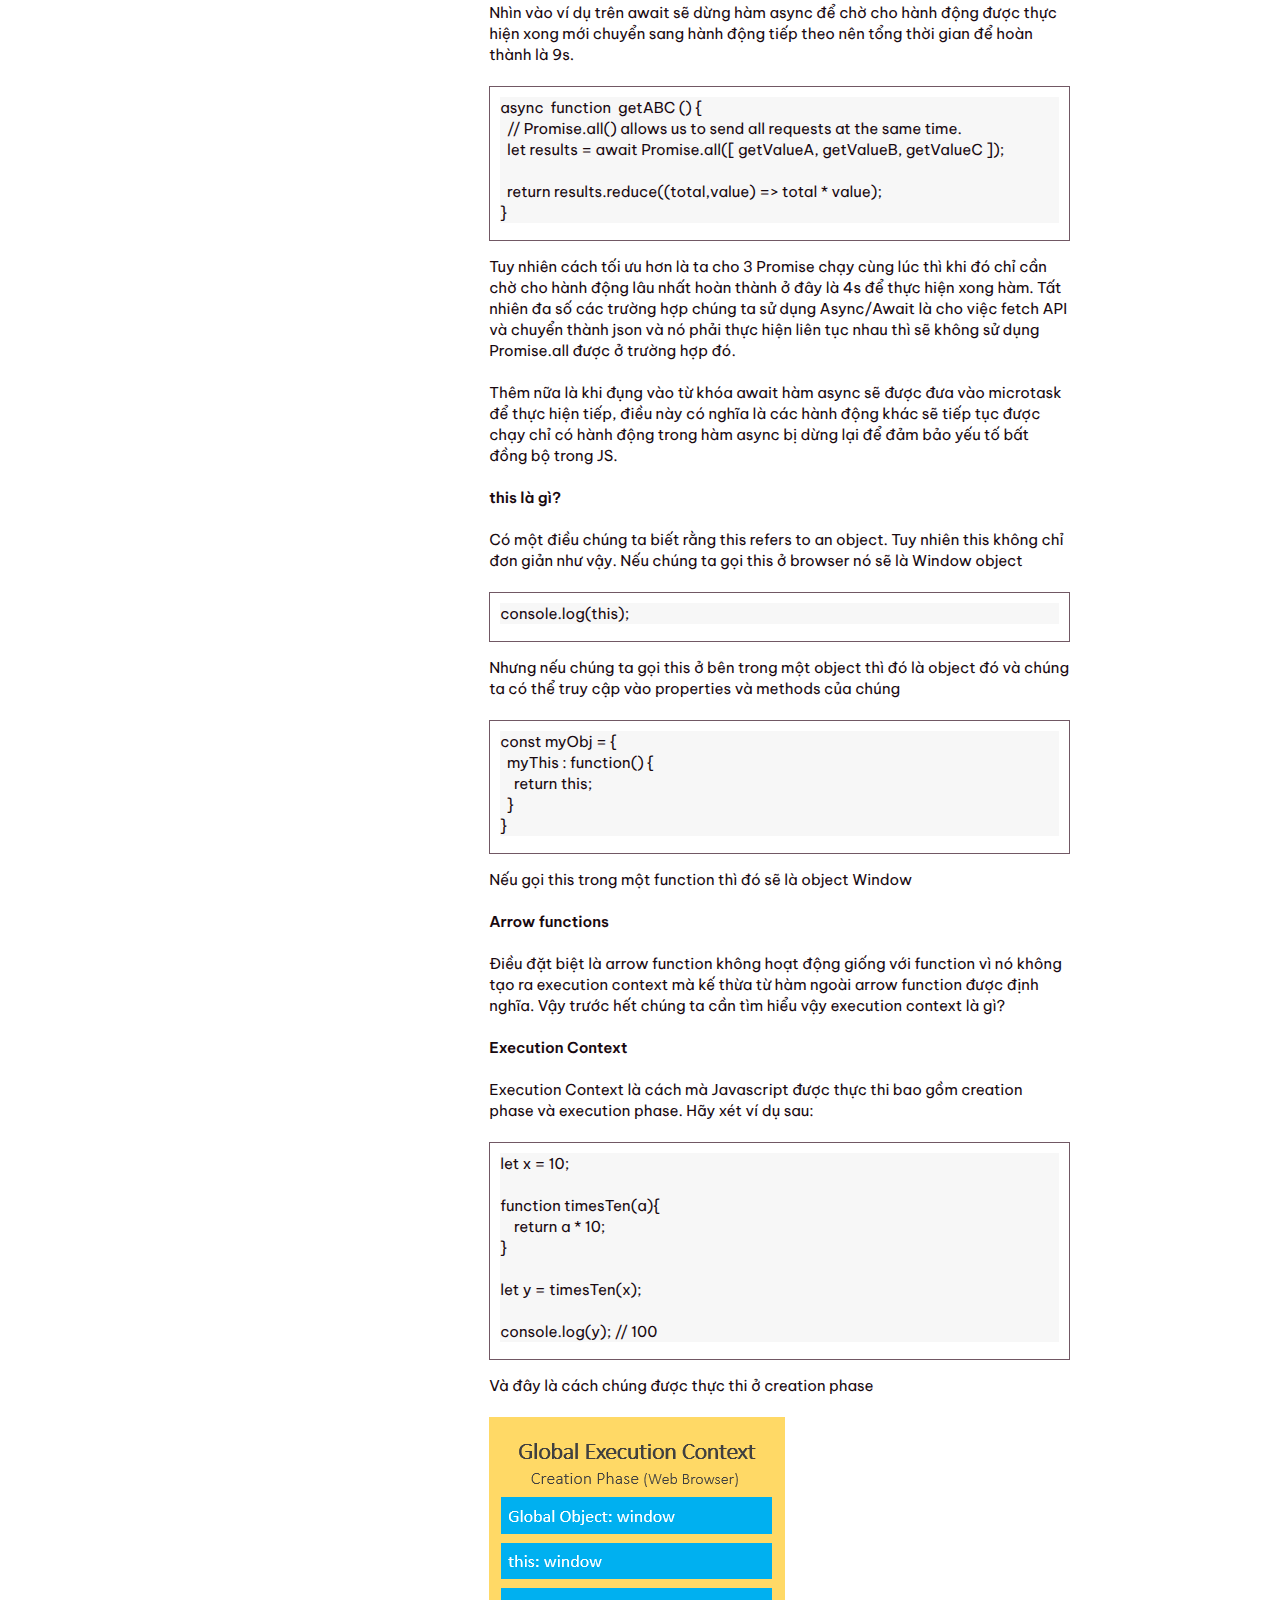
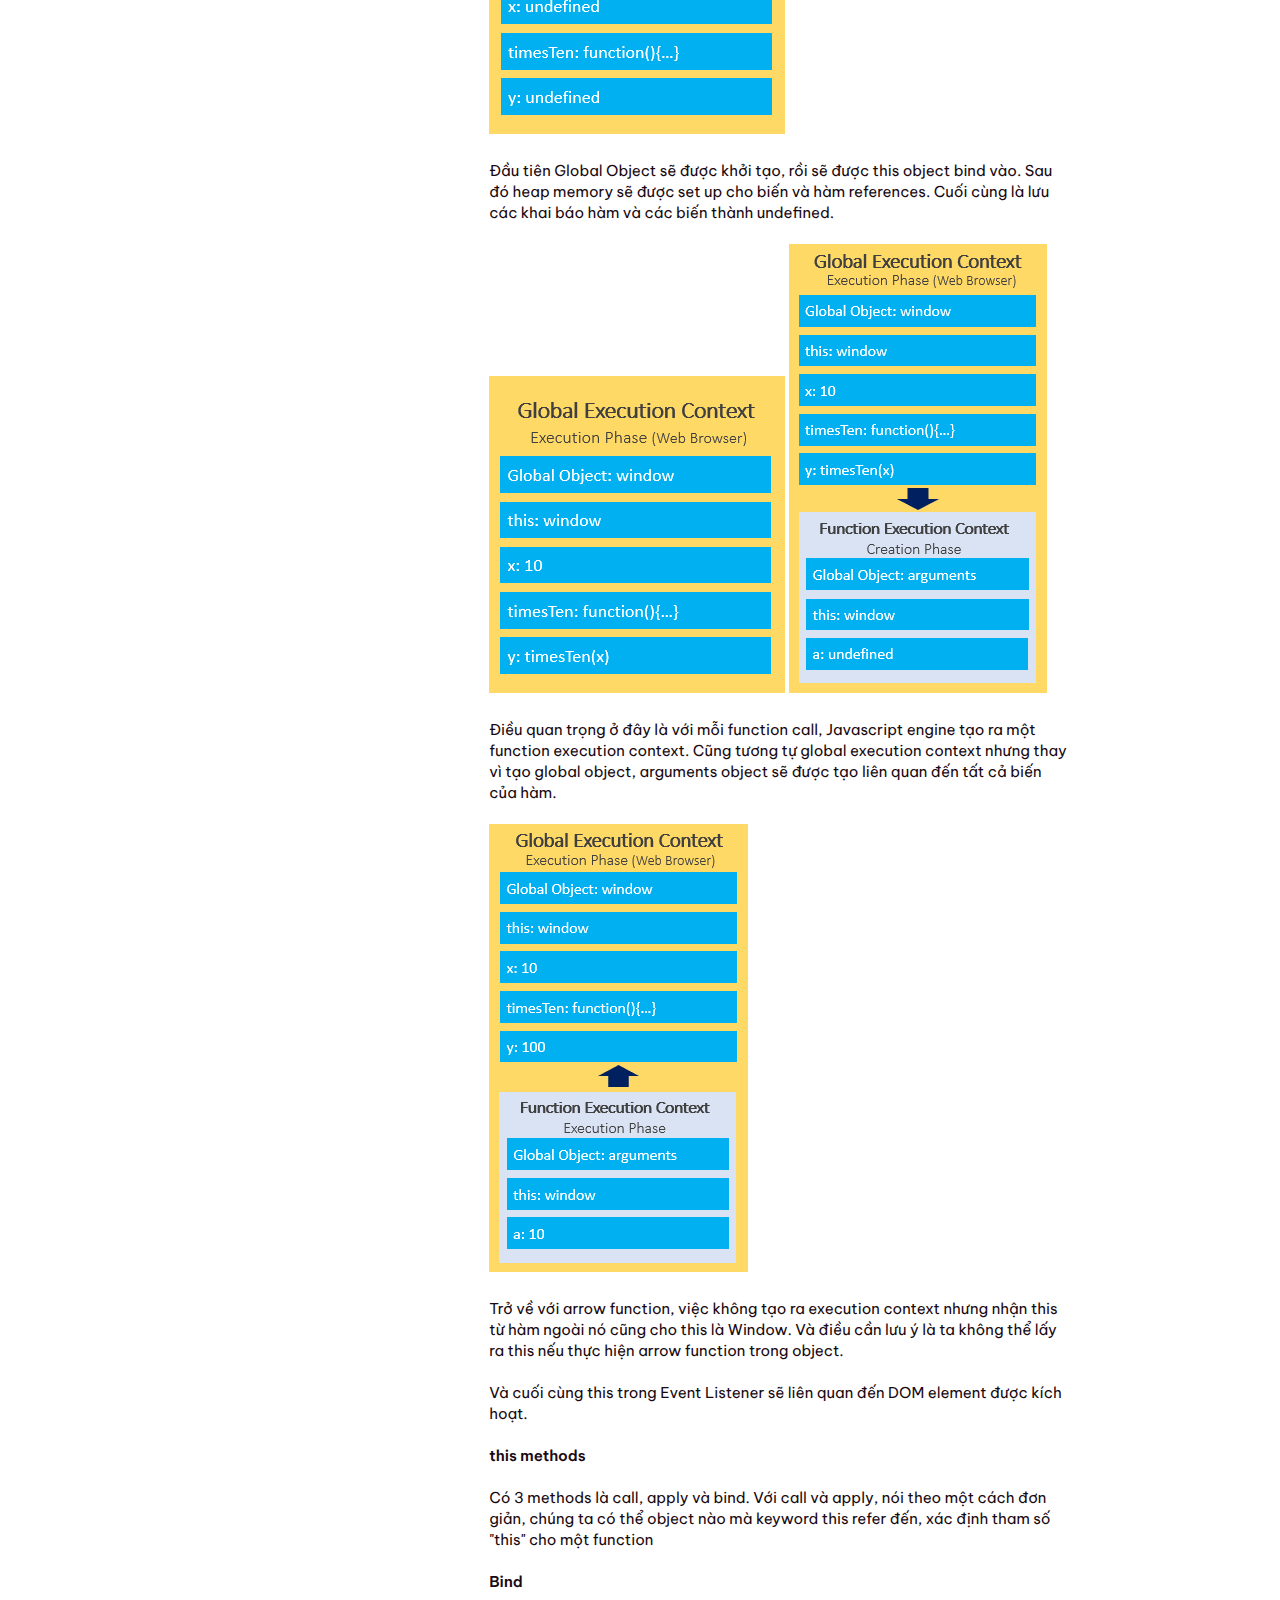
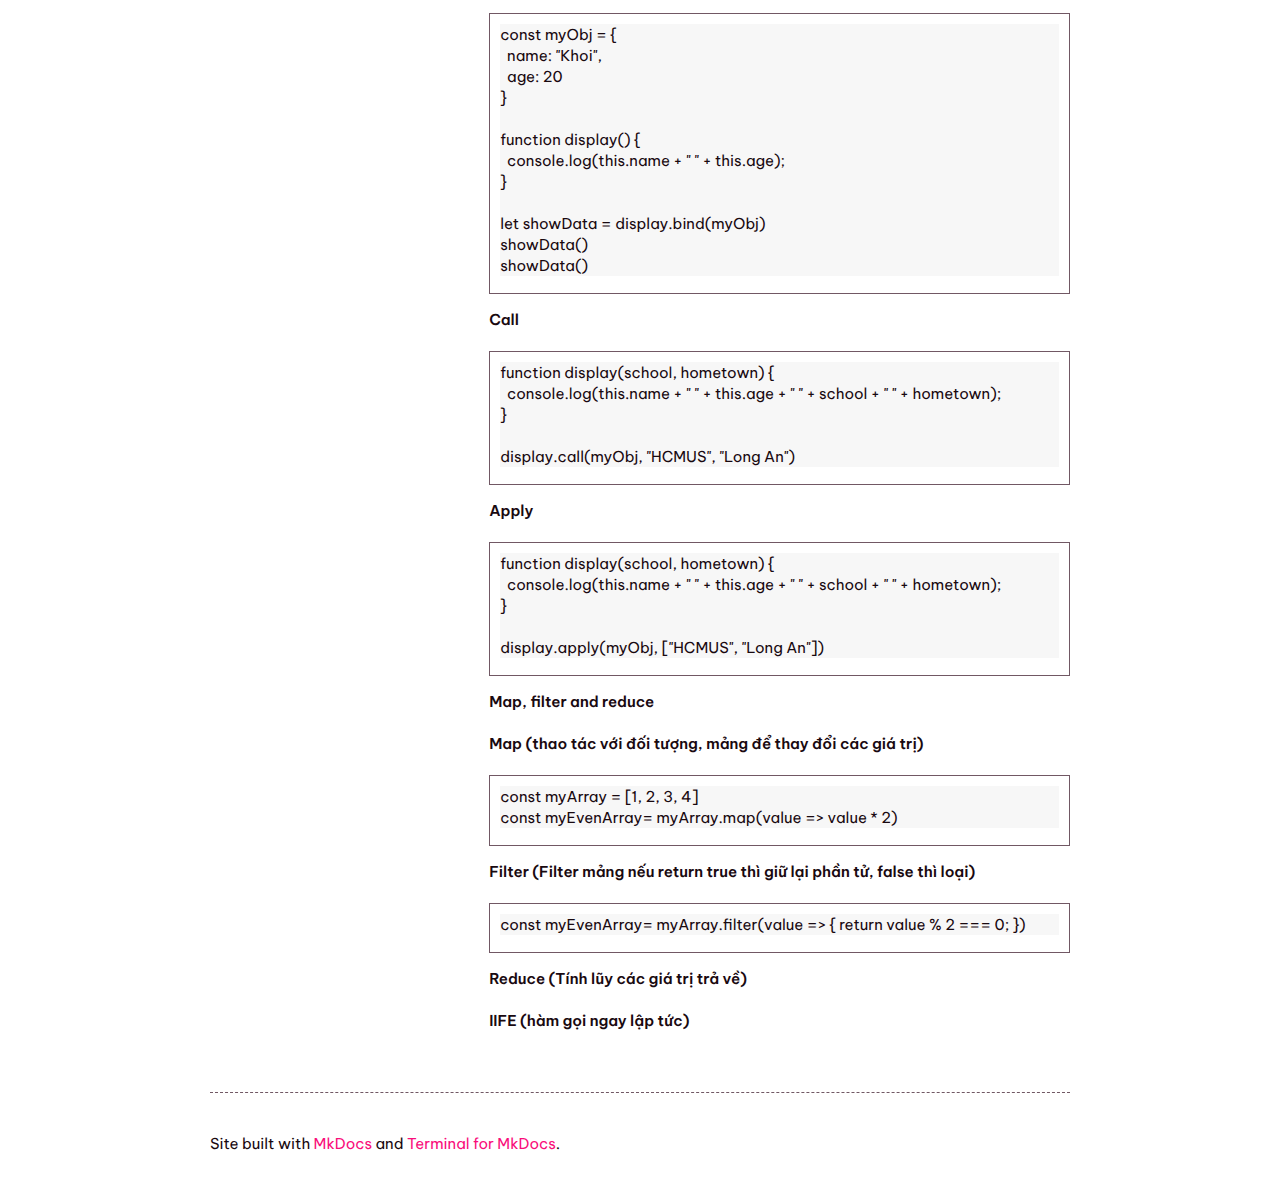
<file: frontend/js/index.html>
<!DOCTYPE html>
<html lang="en">
<head>
    
    <meta charset="UTF-8">
    <meta name="viewport" content="width=device-width, initial-scale=1.0">
    <meta http-equiv="X-UA-Compatible" content="ie=edge">
    <meta name="generator" content="mkdocs-1.6.1, mkdocs-terminal-4.7.0">
     
     
    <link rel="icon" type="image/png" sizes="192x192" href="../../img/android-chrome-192x192.png" />
<link rel="icon" type="image/png" sizes="512x512" href="../../img/android-chrome-512x512.png" />
<link rel="apple-touch-icon" sizes="180x180" href="../../img/apple-touch-icon.png" />
<link rel="shortcut icon" type="image/png" sizes="48x48" href="../../img/favicon.ico" />
<link rel="icon" type="image/png" sizes="16x16" href="../../img/favicon-16x16.png" />
<link rel="icon" type="image/png" sizes="32x32" href="../../img/favicon-32x32.png" />


    
 
<title>JavaScript - Khoi Nguyen's Blog</title>


<link href="../../css/fontawesome/css/fontawesome.min.css" rel="stylesheet">
<link href="../../css/fontawesome/css/solid.min.css" rel="stylesheet">
<link href="../../css/normalize.css" rel="stylesheet">
<link href="../../css/terminal.css" rel="stylesheet">
<link href="../../css/theme.css" rel="stylesheet">
<link href="../../css/theme.tile_grid.css" rel="stylesheet">
<link href="../../css/theme.footer.css" rel="stylesheet">
<!-- pink color palette -->
<link href="../../css/palettes/pink.css" rel="stylesheet">

<!-- page layout -->
<style>
/* initially set page layout to a one column grid */
.terminal-mkdocs-main-grid {
    display: grid;
    grid-column-gap: 1.4em;
    grid-template-columns: auto;
    grid-template-rows: auto;
}

/*  
*   when side navigation is not hidden, use a two column grid.  
*   if the screen is too narrow, fall back to the initial one column grid layout.
*   in this case the main content will be placed under the navigation panel. 
*/
@media only screen and (min-width: 70em) {
    .terminal-mkdocs-main-grid {
        grid-template-columns: 4fr 9fr;
    }
}</style>



    
    <link href="../../css/custom.css" rel="stylesheet">  
    
    

    
    <!-- search css support -->
<link href="../../css/search/bootstrap-modal.css" rel="stylesheet">
<!-- search scripts -->
<script>
    var base_url = "../..",
    shortcuts = "{}";
</script>
<script src="../../js/jquery/jquery-1.10.1.min.js" defer></script>
<script src="../../js/bootstrap/bootstrap.min.js" defer></script>
<script src="../../js/mkdocs/base.js" defer></script>
    
    
    
    
    <script src="../../search/main.js"></script>
    

    
</head>

<body class="terminal"><div class="container">
    <div class="terminal-nav">
        <header class="terminal-logo">
            <div id="mkdocs-terminal-site-name" class="logo terminal-prompt"><a href="/" class="no-style">Khoi Nguyen's Blog</a></div>
        </header>
        
        <nav class="terminal-menu">
            
            <ul vocab="https://schema.org/" typeof="BreadcrumbList">
                
                
                <li property="itemListElement" typeof="ListItem">
                    <a href="../.." class="menu-item " property="item" typeof="WebPage">
                        <span property="name">Home</span>
                    </a>
                    <meta property="position" content="0">
                </li>
                
                
                
                
                
                
                
                    
                    


<li property="itemListElement" typeof="ListItem">
    <a href="#" class="menu-item" data-toggle="modal" data-target="#mkdocs_search_modal" property="item" typeof="SearchAction">
        <i aria-hidden="true" class="fa fa-search"></i> <span property="name">Search</span>
    </a>
    <meta property="position" content="1">
</li>
                    
            </ul>
            
        </nav>
    </div>
</div>
        
    <div class="container">
        <div class="terminal-mkdocs-main-grid"><aside id="terminal-mkdocs-side-panel"><nav>
  
    <ul class="terminal-mkdocs-side-nav-items">
        
          



<li class="terminal-mkdocs-side-nav-li">
    
    
    
        
        
            <a class="

    terminal-mkdocs-side-nav-item" href="../..">Home</a>
        
    
    
    
  </li>
        
          



<li class="terminal-mkdocs-side-nav-li">
    
    
        
        

        
            
    
        
        
            
            
            <span class="
        
    

    terminal-mkdocs-side-nav-item terminal-mkdocs-side-nav-section-no-index">Fundamentals</span>
        
    
    
        
      
        
            <ul class="terminal-mkdocs-side-nav-li-ul">
        
            
            

             
                <li class="terminal-mkdocs-side-nav-li-ul-li">
    
        
        
            <a class="

    terminal-mkdocs-side-nav-item" href="../../fundamentals/git/">Git</a>
        
    
    </li>
            
        
            
            

             
                <li class="terminal-mkdocs-side-nav-li-ul-li">
    
        
        
            <a class="

    terminal-mkdocs-side-nav-item" href="../../fundamentals/python/">Python</a>
        
    
    </li>
            
            
    </ul>
        
    
  </li>
        
          



<li class="terminal-mkdocs-side-nav-li">
    
    
        
        

        
            
    
        
        <span class="
        
    

    terminal-mkdocs-side-nav-item--active terminal-mkdocs-side-nav-section-no-index">Frontend</span>
    
    
        
      
        
            <ul class="terminal-mkdocs-side-nav-li-ul">
        
            
            

             
                <li class="terminal-mkdocs-side-nav-li-ul-li">
    
        
        
            <a class="

    terminal-mkdocs-side-nav-item" href="../html/">HTML</a>
        
    
    </li>
            
        
            
            

             
                <li class="terminal-mkdocs-side-nav-li-ul-li">
    
        
        
            <a class="

    terminal-mkdocs-side-nav-item" href="../css/">CSS</a>
        
    
    </li>
            
        
            
            

             
                <li class="terminal-mkdocs-side-nav-li-ul-li">
    
        
        <span class="

    terminal-mkdocs-side-nav-item--active">JavaScript</span>
    
    </li>
            
        
            
            

             
                <li class="terminal-mkdocs-side-nav-li-ul-li">
    
        
        
            <a class="

    terminal-mkdocs-side-nav-item" href="../angular/">Angular</a>
        
    
    </li>
            
        
            
            

             
                <li class="terminal-mkdocs-side-nav-li-ul-li">
    
        
        
            <a class="

    terminal-mkdocs-side-nav-item" href="../interview/">Interview</a>
        
    
    </li>
            
            
    </ul>
        
    
  </li>
        
          



<li class="terminal-mkdocs-side-nav-li">
    
    
        
        

        
            
    
        
        
            
            
            <span class="
        
    

    terminal-mkdocs-side-nav-item terminal-mkdocs-side-nav-section-no-index">Clean Code</span>
        
    
    
        
      
        
            <ul class="terminal-mkdocs-side-nav-li-ul">
        
            
            

             
                <li class="terminal-mkdocs-side-nav-li-ul-li">
    
        
        
            <a class="

    terminal-mkdocs-side-nav-item" href="../../clean-code/introduction/">Introduction</a>
        
    
    </li>
            
        
            
            

             
                <li class="terminal-mkdocs-side-nav-li-ul-li">
    
        
        
            <a class="

    terminal-mkdocs-side-nav-item" href="../../clean-code/design-patterns/">Design Patterns</a>
        
    
    </li>
            
            
    </ul>
        
    
  </li>
        
    </ul>
  
</nav><hr>
<nav>
    <ul>
        <li><a href="#gioi-thieu">Giới thiệu</a></li>
        <li><a href="#var-let-va-const">Var, let và const</a></li>
        <li><a href="#var">Var</a></li><li><a href="#let">Let</a></li><li><a href="#const">Const</a></li><li><a href="#callbacks">Callbacks</a></li>
        <li><a href="#promise">Promise</a></li>
        <li><a href="#event-loop">Event loop</a></li>
        <li><a href="#asyncawait">Async/Await</a></li>
        <li><a href="#asyncawait-co-the-thay-the-uoc-promise">Async/Await có thể thay thế được Promise</a></li>
        <li><a href="#this-la-gi">this là gì?</a></li>
        <li><a href="#arrow-functions">Arrow functions</a></li><li><a href="#execution-context">Execution Context</a></li><li><a href="#this-methods">this methods</a></li>
        <li><a href="#bind">Bind</a></li><li><a href="#call">Call</a></li><li><a href="#apply">Apply</a></li><li><a href="#map-filter-and-reduce">Map, filter and reduce</a></li>
        <li><a href="#map-thao-tac-voi-oi-tuong-mang-e-thay-oi-cac-gia-tri">Map (thao tác với đối tượng, mảng để thay đổi các giá trị)</a></li><li><a href="#filter-filter-mang-neu-return-true-thi-giu-lai-phan-tu-false-thi-loai">Filter (Filter mảng nếu return true thì giữ lại phần tử, false thì loại)</a></li><li><a href="#reduce-tinh-luy-cac-gia-tri-tra-ve">Reduce (Tính lũy các giá trị trả về)</a></li><li><a href="#iife-ham-goi-ngay-lap-tuc">IIFE (hàm gọi ngay lập tức)</a></li>
        
    </ul>
</nav>
</aside>
            <main id="terminal-mkdocs-main-content">
<section id="mkdocs-terminal-content">
    <h2 id="gioi-thieu">Giới thiệu</h2>
<p>Javascript là scripting language cho Web.</p>
<h2 id="var-let-va-const">Var, let và const</h2>
<h3 id="var">Var</h3>
<p>Trước ES6, khai báo var được sử dụng nhưng tính năng của var là có thể re-declared và updated và đây cũng tồn tại vấn đề của nó.</p>
<pre><code>var greeter = &quot;hey hi&quot;;
var times = 4;

if (times &gt; 3) {
    var greeter = &quot;say Hello instead&quot;;
}

console.log(greeter) // &quot;say Hello instead&quot;
</code></pre>
<p>Nhìn vào đoạn code trên nếu như ta khai báo greeter như một biến global và trong hàm lại vô tình re-declared biến thì có thể dẫn đến biến không mong muốn.</p>
<h3 id="let">Let</h3>
<p>Let được tạo ra để giải quyết vấn đề này. Let is block scoped, một block là đoạn code trong dấu {}, điều đó nghĩa là khi vào hàm hay thậm chí if thì các khai báo sẽ khác biệt với nhau.</p>
<pre><code>let greeting = &quot;say Hi&quot;;
if (true) {
    let greeting = &quot;say Hello instead&quot;;
    console.log(greeting); // &quot;say Hello instead&quot;
}
console.log(greeting); // &quot;say Hi&quot;
</code></pre>
<h3 id="const">Const</h3>
<p>Const có scope tương tự let nhưng không thể updated. Tuy nhiên đối với object thì properties của nó có thể updated.</p>
<pre><code>const greeting = {
    message: &quot;say Hi&quot;,
    times: 4
}
</code></pre>
<pre><code>greeting = {
    words: &quot;Hello&quot;,
    number: &quot;five&quot;
} // error:  Assignment to constant variable.
</code></pre>
<pre><code>greeting.message = &quot;say Hello instead&quot;;
</code></pre>
<h2 id="callbacks">Callbacks</h2>
<p>Callback chỉ là một hàm mà được truyền vào trong một hàm khác, với mong muốn rằng nó có thể được gọi để thực thi một lúc nào đó. Nhưng khi có quá nhiều callbacks chồng vào nhau sẽ dẫn đến callback hell, làm khó đọc và debug.</p>
<p><img alt="Callback Hell" src="../../imgs/callback-hell.png" /></p>
<h2 id="promise">Promise</h2>
<p>Promise là nền tảng của xử lý bất đồng bộ trong Javascript. Promise là một object được trả về bởi một hàm bất đồng bộ, đại diện cho trạng thái của hiện tại. Chúng ta xét đoạn code sau:</p>
<pre><code>function myFunction() {
  new Promise(() =&gt; {
    console.log(1);
  });
  console.log(2);
}
</code></pre>
<p>Ta có thể đoán được kết quả sẽ là 1 và 2 vì chưa có xử lý bất đồng bộ tại đây. Ta hãy nhìn lại đoạn code được thay đổi một chút</p>
<pre><code>function myFunction() {
  new Promise((myResolve) =&gt; {
    myResolve(1);
  }).then(value =&gt; console.log(value));
  console.log(2);
}
</code></pre>
<p>Bạn có thể đoán được kết quả lúc này? Đáp án là 2 và 1, tại sao lại như vậy?</p>
<h2 id="event-loop">Event loop</h2>
<p>Javascript có một runtime model dựa trên event loop, giúp thực thi code, collect và process events cũng như xử lý sub-tasks.</p>
<p><img alt="Event Loop" src="../../imgs/event-loop-2.png" /></p>
<p>Điều cần biết là Javascript sử dụng single-thread run time. Để giúp xử lý bất đồng bộ đó là nhờ vào Web APIs, ví dụ như setTimeout() khi được gọi sẽ gọi API Timing để đếm và sau khi hoàn thành sẽ được đưa vào Callback queue để xử lý. Single-thread nên stack chỉ có 1 function được xử lý mỗi lần. Và điều này có thể giải thích phần nào cho câu hỏi về Promise. Dù myResolve được gọi ngay lập tức nhưng nó lại được đưa vào Callback queue và chỉ khi stack thực hiện tất cả các hàm và stack rỗng queue mới được đưa vào để xử lý.</p>
<pre><code>function myFunction() {
  new Promise((myResolve) =&gt; {
    myResolve(1);
  }).then(value =&gt; console.log(value));
  console.log(2);
  console.log(3);
  console.log(4);
  console.log(5);
}
</code></pre>
<p>Ta hãy nhìn lại ví dụ trên. Và chắc chắn rồi ở đoạn code này đáp án là 2, 3, 4, 5, 1</p>
<p>Một trong những điểm lợi của Promise là tránh callback hell bằng cách dùng then chain</p>
<p><img alt="" src="../../imgs/then-chain.png" /></p>
<p>Một Promise có thể là một trong 3 trạng thái sau: pending, fulfilled và rejected và ta có thể dùng .then, .catch, .finally để làm callback</p>
<p>Ta xét một ví dụ sau:</p>
<pre><code>console.log(&quot;Start&quot;)
setTimeout(() =&gt; {
  console.log(&quot;Timeout!&quot;)
}, 0)
Promise.resolve(&quot;Promise!&quot;)
  .then(res =&gt; console.log(res))
console.log(&quot;End!&quot;)
</code></pre>
<p>Thật sự thì Event Loop có 2 dạng queues: (macro) task queue và (micro) task queue. Trong đó (macro) task gồm setTimeout, setInterval, setImmediate. Microtask gồm Promise callback, ... Trong đó microtask sẽ được thực hiện trước macrotask, do đó kết quả của đoạn code trên là</p>
<pre><code>Start!
End!
Promise!
Timeout!
</code></pre>
<h2 id="asyncawait">Async/Await</h2>
<p>Khi await được gọi, nó sẽ đợi cho tới khi Promise kết thúc và trả về kết quả. Thay vì phải .then để gọi như ở Promise thì ta có thể sử dụng luôn await còn về try catch thì có thể try catch thẳng ở await thay vì .then rồi .catch</p>
<h2 id="asyncawait-co-the-thay-the-uoc-promise">Async/Await có thể thay thế được Promise</h2>
<ul>
<li>Không hoàn toàn vì Async/Await vẫn sử dụng Promise ngầm. Ngoài ra có một số thao tác sử dụng Promise sẽ đem lại hiệu quả tốt hơn</li>
</ul>
<pre><code>async  function  getABC () {
  let A = await getValueA(); // getValueA takes 2 second to finish
  let B = await getValueB(); // getValueB takes 4 second to finish
  let C = await getValueC(); // getValueC takes 3 second to finish

  return A * B * C;
}
</code></pre>
<p>Nhìn vào ví dụ trên await sẽ dừng hàm async để chờ cho hành động được thực hiện xong mới chuyển sang hành động tiếp theo nên tổng thời gian để hoàn thành là 9s.</p>
<pre><code>async  function  getABC () {
  // Promise.all() allows us to send all requests at the same time.
  let results = await Promise.all([ getValueA, getValueB, getValueC ]);

  return results.reduce((total,value) =&gt; total * value);
}
</code></pre>
<p>Tuy nhiên cách tối ưu hơn là ta cho 3 Promise chạy cùng lúc thì khi đó chỉ cần chờ cho hành động lâu nhất hoàn thành ở đây là 4s để thực hiện xong hàm. Tất nhiên đa số các trường hợp chúng ta sử dụng Async/Await là cho việc fetch API và chuyển thành json và nó phải thực hiện liên tục nhau thì sẽ không sử dụng Promise.all được ở trường hợp đó.</p>
<p>Thêm nữa là khi đụng vào từ khóa await hàm async sẽ được đưa vào microtask để thực hiện tiếp, điều này có nghĩa là các hành động khác sẽ tiếp tục được chạy chỉ có hành động trong hàm async bị dừng lại để đảm bảo yếu tố bất đồng bộ trong JS.</p>
<h2 id="this-la-gi">this là gì?</h2>
<p>Có một điều chúng ta biết rằng this refers to an object. Tuy nhiên this không chỉ đơn giản như vậy. Nếu chúng ta gọi this ở browser nó sẽ là Window object</p>
<pre><code>console.log(this);
</code></pre>
<p>Nhưng nếu chúng ta gọi this ở bên trong một object thì đó là object đó và chúng ta có thể truy cập vào properties và methods của chúng</p>
<pre><code>const myObj = {
  myThis : function() {
    return this;
  }
}
</code></pre>
<p>Nếu gọi this trong một function thì đó sẽ là object Window</p>
<h3 id="arrow-functions">Arrow functions</h3>
<p>Điều đặt biệt là arrow function không hoạt động giống với function vì nó không tạo ra execution context mà kế thừa từ hàm ngoài arrow function được định nghĩa. Vậy trước hết chúng ta cần tìm hiểu vậy execution context là gì?</p>
<h3 id="execution-context">Execution Context</h3>
<p>Execution Context là cách mà Javascript được thực thi bao gồm creation phase và execution phase. Hãy xét ví dụ sau:</p>
<pre><code>let x = 10;

function timesTen(a){
    return a * 10;
}

let y = timesTen(x);

console.log(y); // 100
</code></pre>
<p>Và đây là cách chúng được thực thi ở creation phase</p>
<p><img alt="" src="../../imgs/creation-phase.png" /></p>
<p>Đầu tiên Global Object sẽ được khởi tạo, rồi sẽ được this object bind vào. Sau đó heap memory sẽ được set up cho biến và hàm references. Cuối cùng là lưu các khai báo hàm và các biến thành undefined.</p>
<p><img alt="" src="../../imgs/execution-phase.png" />
<img alt="" src="../../imgs/function-execution-context.png" /></p>
<p>Điều quan trọng ở đây là với mỗi function call, Javascript engine tạo ra một function execution context. Cũng tương tự global execution context nhưng thay vì tạo global object, arguments object sẽ được tạo liên quan đến tất cả biến của hàm.</p>
<p><img alt="" src="../../imgs/function-execution-context-2.png" /></p>
<p>Trở về với arrow function, việc không tạo ra execution context nhưng nhận this từ hàm ngoài nó cũng cho this là Window. Và điều cần lưu ý là ta không thể lấy ra this nếu thực hiện arrow function trong object.</p>
<p>Và cuối cùng this trong Event Listener sẽ liên quan đến DOM element được kích hoạt.</p>
<h2 id="this-methods">this methods</h2>
<p>Có 3 methods là call, apply và bind. Với call và apply, nói theo một cách đơn giản, chúng ta có thể object nào mà keyword this refer đến, xác định tham số "this" cho một function</p>
<h3 id="bind">Bind</h3>
<pre><code>const myObj = {
  name: &quot;Khoi&quot;,
  age: 20
}

function display() {
  console.log(this.name + &quot; &quot; + this.age);
}

let showData = display.bind(myObj)
showData()
showData()
</code></pre>
<h3 id="call">Call</h3>
<pre><code>function display(school, hometown) {
  console.log(this.name + &quot; &quot; + this.age + &quot; &quot; + school + &quot; &quot; + hometown);
}

display.call(myObj, &quot;HCMUS&quot;, &quot;Long An&quot;)
</code></pre>
<h3 id="apply">Apply</h3>
<pre><code>function display(school, hometown) {
  console.log(this.name + &quot; &quot; + this.age + &quot; &quot; + school + &quot; &quot; + hometown);
}

display.apply(myObj, [&quot;HCMUS&quot;, &quot;Long An&quot;])
</code></pre>
<h2 id="map-filter-and-reduce">Map, filter and reduce</h2>
<h3 id="map-thao-tac-voi-oi-tuong-mang-e-thay-oi-cac-gia-tri">Map (thao tác với đối tượng, mảng để thay đổi các giá trị)</h3>
<pre><code>const myArray = [1, 2, 3, 4]
const myEvenArray= myArray.map(value =&gt; value * 2)
</code></pre>
<h3 id="filter-filter-mang-neu-return-true-thi-giu-lai-phan-tu-false-thi-loai">Filter (Filter mảng nếu return true thì giữ lại phần tử, false thì loại)</h3>
<pre><code>const myEvenArray= myArray.filter(value =&gt; { return value % 2 === 0; })
</code></pre>
<h3 id="reduce-tinh-luy-cac-gia-tri-tra-ve">Reduce (Tính lũy các giá trị trả về)</h3>
<h2 id="iife-ham-goi-ngay-lap-tuc">IIFE (hàm gọi ngay lập tức)</h2>
</section>

            </main>
        </div>
        <hr><footer>
    <div class="terminal-mkdocs-footer-grid">
        <div id="terminal-mkdocs-footer-copyright-info">
             Site built with <a href="http://www.mkdocs.org">MkDocs</a> and <a href="https://github.com/ntno/mkdocs-terminal">Terminal for MkDocs</a>.
        </div>
    </div>
</footer>
    </div>

    
    <div class="modal" id="mkdocs_search_modal" tabindex="-1" role="alertdialog" aria-modal="true" aria-labelledby="searchModalLabel">
    <div class="modal-dialog modal-lg" role="search">
        <div class="modal-content">
            <div class="modal-header">
                <h5 class="modal-title" id="searchModalLabel">Search</h5>
                <button type="button" class="close btn btn-default btn-ghost" data-dismiss="modal"><span aria-hidden="true">x</span><span class="sr-only">Close</span></button>
            </div>
            <div class="modal-body">
                <p id="searchInputLabel">Type to start searching</p>
                <form>
                    <div class="form-group">
                        <input type="search" class="form-control" aria-labelledby="searchInputLabel" placeholder="" id="mkdocs-search-query" title="Please enter search terms here">
                    </div>
                </form>
                <div id="mkdocs-search-results" data-no-results-text="No document matches found"></div>
            </div>
            <div class="modal-footer">
            </div>
        </div>
    </div>
</div>
    
    
</body>

</html>
</file>
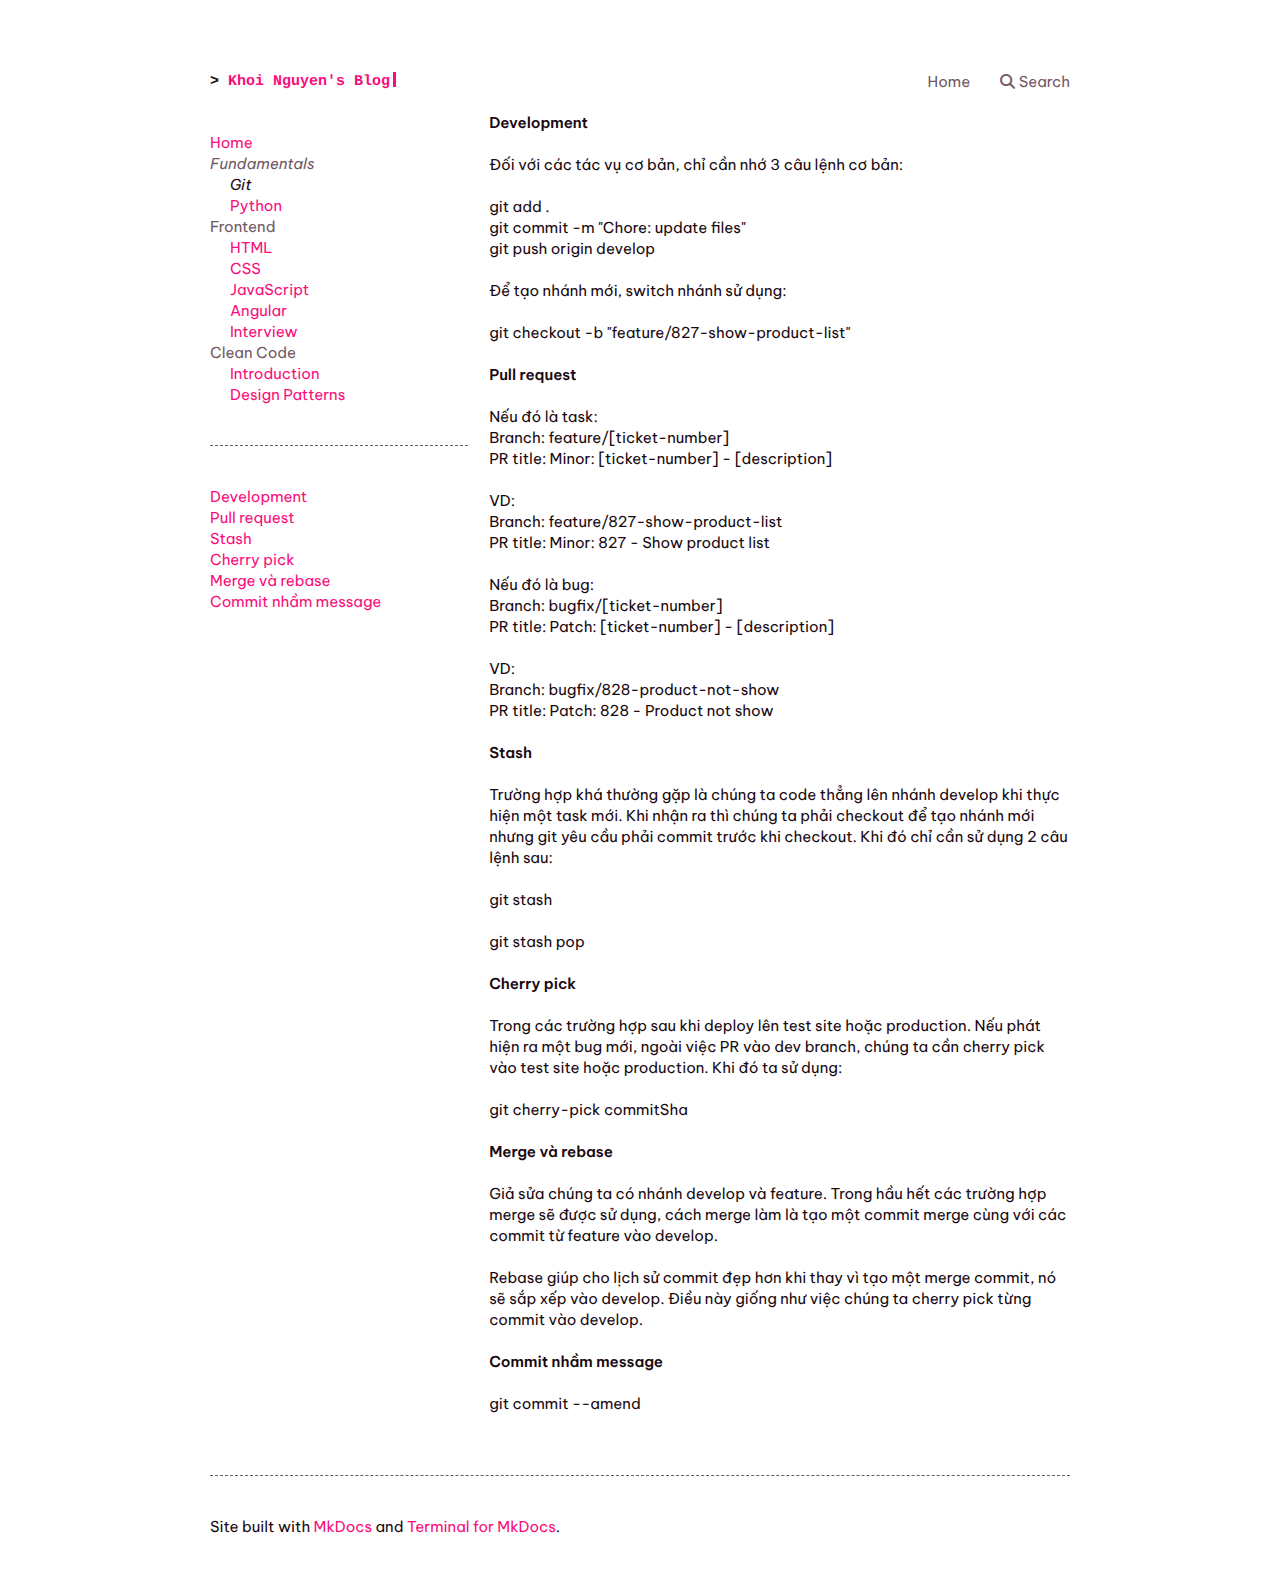
<file: fundamentals/git/index.html>
<!DOCTYPE html>
<html lang="en">
<head>
    
    <meta charset="UTF-8">
    <meta name="viewport" content="width=device-width, initial-scale=1.0">
    <meta http-equiv="X-UA-Compatible" content="ie=edge">
    <meta name="generator" content="mkdocs-1.6.1, mkdocs-terminal-4.7.0">
     
     
    <link rel="icon" type="image/png" sizes="192x192" href="../../img/android-chrome-192x192.png" />
<link rel="icon" type="image/png" sizes="512x512" href="../../img/android-chrome-512x512.png" />
<link rel="apple-touch-icon" sizes="180x180" href="../../img/apple-touch-icon.png" />
<link rel="shortcut icon" type="image/png" sizes="48x48" href="../../img/favicon.ico" />
<link rel="icon" type="image/png" sizes="16x16" href="../../img/favicon-16x16.png" />
<link rel="icon" type="image/png" sizes="32x32" href="../../img/favicon-32x32.png" />


    
 
<title>Git - Khoi Nguyen's Blog</title>


<link href="../../css/fontawesome/css/fontawesome.min.css" rel="stylesheet">
<link href="../../css/fontawesome/css/solid.min.css" rel="stylesheet">
<link href="../../css/normalize.css" rel="stylesheet">
<link href="../../css/terminal.css" rel="stylesheet">
<link href="../../css/theme.css" rel="stylesheet">
<link href="../../css/theme.tile_grid.css" rel="stylesheet">
<link href="../../css/theme.footer.css" rel="stylesheet">
<!-- pink color palette -->
<link href="../../css/palettes/pink.css" rel="stylesheet">

<!-- page layout -->
<style>
/* initially set page layout to a one column grid */
.terminal-mkdocs-main-grid {
    display: grid;
    grid-column-gap: 1.4em;
    grid-template-columns: auto;
    grid-template-rows: auto;
}

/*  
*   when side navigation is not hidden, use a two column grid.  
*   if the screen is too narrow, fall back to the initial one column grid layout.
*   in this case the main content will be placed under the navigation panel. 
*/
@media only screen and (min-width: 70em) {
    .terminal-mkdocs-main-grid {
        grid-template-columns: 4fr 9fr;
    }
}</style>



    
    <link href="../../css/custom.css" rel="stylesheet">  
    
    

    
    <!-- search css support -->
<link href="../../css/search/bootstrap-modal.css" rel="stylesheet">
<!-- search scripts -->
<script>
    var base_url = "../..",
    shortcuts = "{}";
</script>
<script src="../../js/jquery/jquery-1.10.1.min.js" defer></script>
<script src="../../js/bootstrap/bootstrap.min.js" defer></script>
<script src="../../js/mkdocs/base.js" defer></script>
    
    
    
    
    <script src="../../search/main.js"></script>
    

    
</head>

<body class="terminal"><div class="container">
    <div class="terminal-nav">
        <header class="terminal-logo">
            <div id="mkdocs-terminal-site-name" class="logo terminal-prompt"><a href="/" class="no-style">Khoi Nguyen's Blog</a></div>
        </header>
        
        <nav class="terminal-menu">
            
            <ul vocab="https://schema.org/" typeof="BreadcrumbList">
                
                
                <li property="itemListElement" typeof="ListItem">
                    <a href="../.." class="menu-item " property="item" typeof="WebPage">
                        <span property="name">Home</span>
                    </a>
                    <meta property="position" content="0">
                </li>
                
                
                
                
                
                
                
                    
                    


<li property="itemListElement" typeof="ListItem">
    <a href="#" class="menu-item" data-toggle="modal" data-target="#mkdocs_search_modal" property="item" typeof="SearchAction">
        <i aria-hidden="true" class="fa fa-search"></i> <span property="name">Search</span>
    </a>
    <meta property="position" content="1">
</li>
                    
            </ul>
            
        </nav>
    </div>
</div>
        
    <div class="container">
        <div class="terminal-mkdocs-main-grid"><aside id="terminal-mkdocs-side-panel"><nav>
  
    <ul class="terminal-mkdocs-side-nav-items">
        
          



<li class="terminal-mkdocs-side-nav-li">
    
    
    
        
        
            <a class="

    terminal-mkdocs-side-nav-item" href="../..">Home</a>
        
    
    
    
  </li>
        
          



<li class="terminal-mkdocs-side-nav-li">
    
    
        
        

        
            
    
        
        <span class="
        
    

    terminal-mkdocs-side-nav-item--active terminal-mkdocs-side-nav-section-no-index">Fundamentals</span>
    
    
        
      
        
            <ul class="terminal-mkdocs-side-nav-li-ul">
        
            
            

             
                <li class="terminal-mkdocs-side-nav-li-ul-li">
    
        
        <span class="

    terminal-mkdocs-side-nav-item--active">Git</span>
    
    </li>
            
        
            
            

             
                <li class="terminal-mkdocs-side-nav-li-ul-li">
    
        
        
            <a class="

    terminal-mkdocs-side-nav-item" href="../python/">Python</a>
        
    
    </li>
            
            
    </ul>
        
    
  </li>
        
          



<li class="terminal-mkdocs-side-nav-li">
    
    
        
        

        
            
    
        
        
            
            
            <span class="
        
    

    terminal-mkdocs-side-nav-item terminal-mkdocs-side-nav-section-no-index">Frontend</span>
        
    
    
        
      
        
            <ul class="terminal-mkdocs-side-nav-li-ul">
        
            
            

             
                <li class="terminal-mkdocs-side-nav-li-ul-li">
    
        
        
            <a class="

    terminal-mkdocs-side-nav-item" href="../../frontend/html/">HTML</a>
        
    
    </li>
            
        
            
            

             
                <li class="terminal-mkdocs-side-nav-li-ul-li">
    
        
        
            <a class="

    terminal-mkdocs-side-nav-item" href="../../frontend/css/">CSS</a>
        
    
    </li>
            
        
            
            

             
                <li class="terminal-mkdocs-side-nav-li-ul-li">
    
        
        
            <a class="

    terminal-mkdocs-side-nav-item" href="../../frontend/js/">JavaScript</a>
        
    
    </li>
            
        
            
            

             
                <li class="terminal-mkdocs-side-nav-li-ul-li">
    
        
        
            <a class="

    terminal-mkdocs-side-nav-item" href="../../frontend/angular/">Angular</a>
        
    
    </li>
            
        
            
            

             
                <li class="terminal-mkdocs-side-nav-li-ul-li">
    
        
        
            <a class="

    terminal-mkdocs-side-nav-item" href="../../frontend/interview/">Interview</a>
        
    
    </li>
            
            
    </ul>
        
    
  </li>
        
          



<li class="terminal-mkdocs-side-nav-li">
    
    
        
        

        
            
    
        
        
            
            
            <span class="
        
    

    terminal-mkdocs-side-nav-item terminal-mkdocs-side-nav-section-no-index">Clean Code</span>
        
    
    
        
      
        
            <ul class="terminal-mkdocs-side-nav-li-ul">
        
            
            

             
                <li class="terminal-mkdocs-side-nav-li-ul-li">
    
        
        
            <a class="

    terminal-mkdocs-side-nav-item" href="../../clean-code/introduction/">Introduction</a>
        
    
    </li>
            
        
            
            

             
                <li class="terminal-mkdocs-side-nav-li-ul-li">
    
        
        
            <a class="

    terminal-mkdocs-side-nav-item" href="../../clean-code/design-patterns/">Design Patterns</a>
        
    
    </li>
            
            
    </ul>
        
    
  </li>
        
    </ul>
  
</nav><hr>
<nav>
    <ul>
        <li><a href="#development">Development</a></li>
        <li><a href="#pull-request">Pull request</a></li>
        <li><a href="#stash">Stash</a></li>
        <li><a href="#cherry-pick">Cherry pick</a></li>
        <li><a href="#merge-va-rebase">Merge và rebase</a></li>
        <li><a href="#commit-nham-message">Commit nhầm message</a></li>
        
    </ul>
</nav>
</aside>
            <main id="terminal-mkdocs-main-content">
<section id="mkdocs-terminal-content">
    <h2 id="development">Development</h2>
<p>Đối với các tác vụ cơ bản, chỉ cần nhớ 3 câu lệnh cơ bản:</p>
<p>git add .<br />
git commit -m "Chore: update files"<br />
git push origin develop</p>
<p>Để tạo nhánh mới, switch nhánh sử dụng:</p>
<p>git checkout -b "feature/827-show-product-list"</p>
<h2 id="pull-request">Pull request</h2>
<p>Nếu đó là task:<br />
Branch: feature/[ticket-number]<br />
PR title: Minor: [ticket-number] - [description]</p>
<p>VD:<br />
Branch: feature/827-show-product-list<br />
PR title: Minor: 827 - Show product list</p>
<p>Nếu đó là bug:<br />
Branch: bugfix/[ticket-number]<br />
PR title: Patch: [ticket-number] - [description]</p>
<p>VD:<br />
Branch: bugfix/828-product-not-show<br />
PR title: Patch: 828 - Product not show</p>
<h2 id="stash">Stash</h2>
<p>Trường hợp khá thường gặp là chúng ta code thẳng lên nhánh develop khi thực hiện một task mới. Khi nhận ra thì chúng ta phải checkout để tạo nhánh mới nhưng git yêu cầu phải commit trước khi checkout. Khi đó chỉ cần sử dụng 2 câu lệnh sau:</p>
<p>git stash</p>
<p>git stash pop</p>
<h2 id="cherry-pick">Cherry pick</h2>
<p>Trong các trường hợp sau khi deploy lên test site hoặc production. Nếu phát hiện ra một bug mới, ngoài việc PR vào dev branch, chúng ta cần cherry pick vào test site hoặc production. Khi đó ta sử dụng:</p>
<p>git cherry-pick commitSha</p>
<h2 id="merge-va-rebase">Merge và rebase</h2>
<p>Giả sửa chúng ta có nhánh develop và feature. Trong hầu hết các trường hợp merge sẽ được sử dụng, cách merge làm là tạo một commit merge cùng với các commit từ feature vào develop.</p>
<p>Rebase giúp cho lịch sử commit đẹp hơn khi thay vì tạo một merge commit, nó sẽ sắp xếp vào develop. Điều này giống như việc chúng ta cherry pick từng commit vào develop.</p>
<h2 id="commit-nham-message">Commit nhầm message</h2>
<p>git commit --amend</p>
</section>

            </main>
        </div>
        <hr><footer>
    <div class="terminal-mkdocs-footer-grid">
        <div id="terminal-mkdocs-footer-copyright-info">
             Site built with <a href="http://www.mkdocs.org">MkDocs</a> and <a href="https://github.com/ntno/mkdocs-terminal">Terminal for MkDocs</a>.
        </div>
    </div>
</footer>
    </div>

    
    <div class="modal" id="mkdocs_search_modal" tabindex="-1" role="alertdialog" aria-modal="true" aria-labelledby="searchModalLabel">
    <div class="modal-dialog modal-lg" role="search">
        <div class="modal-content">
            <div class="modal-header">
                <h5 class="modal-title" id="searchModalLabel">Search</h5>
                <button type="button" class="close btn btn-default btn-ghost" data-dismiss="modal"><span aria-hidden="true">x</span><span class="sr-only">Close</span></button>
            </div>
            <div class="modal-body">
                <p id="searchInputLabel">Type to start searching</p>
                <form>
                    <div class="form-group">
                        <input type="search" class="form-control" aria-labelledby="searchInputLabel" placeholder="" id="mkdocs-search-query" title="Please enter search terms here">
                    </div>
                </form>
                <div id="mkdocs-search-results" data-no-results-text="No document matches found"></div>
            </div>
            <div class="modal-footer">
            </div>
        </div>
    </div>
</div>
    
    
</body>

</html>
</file>
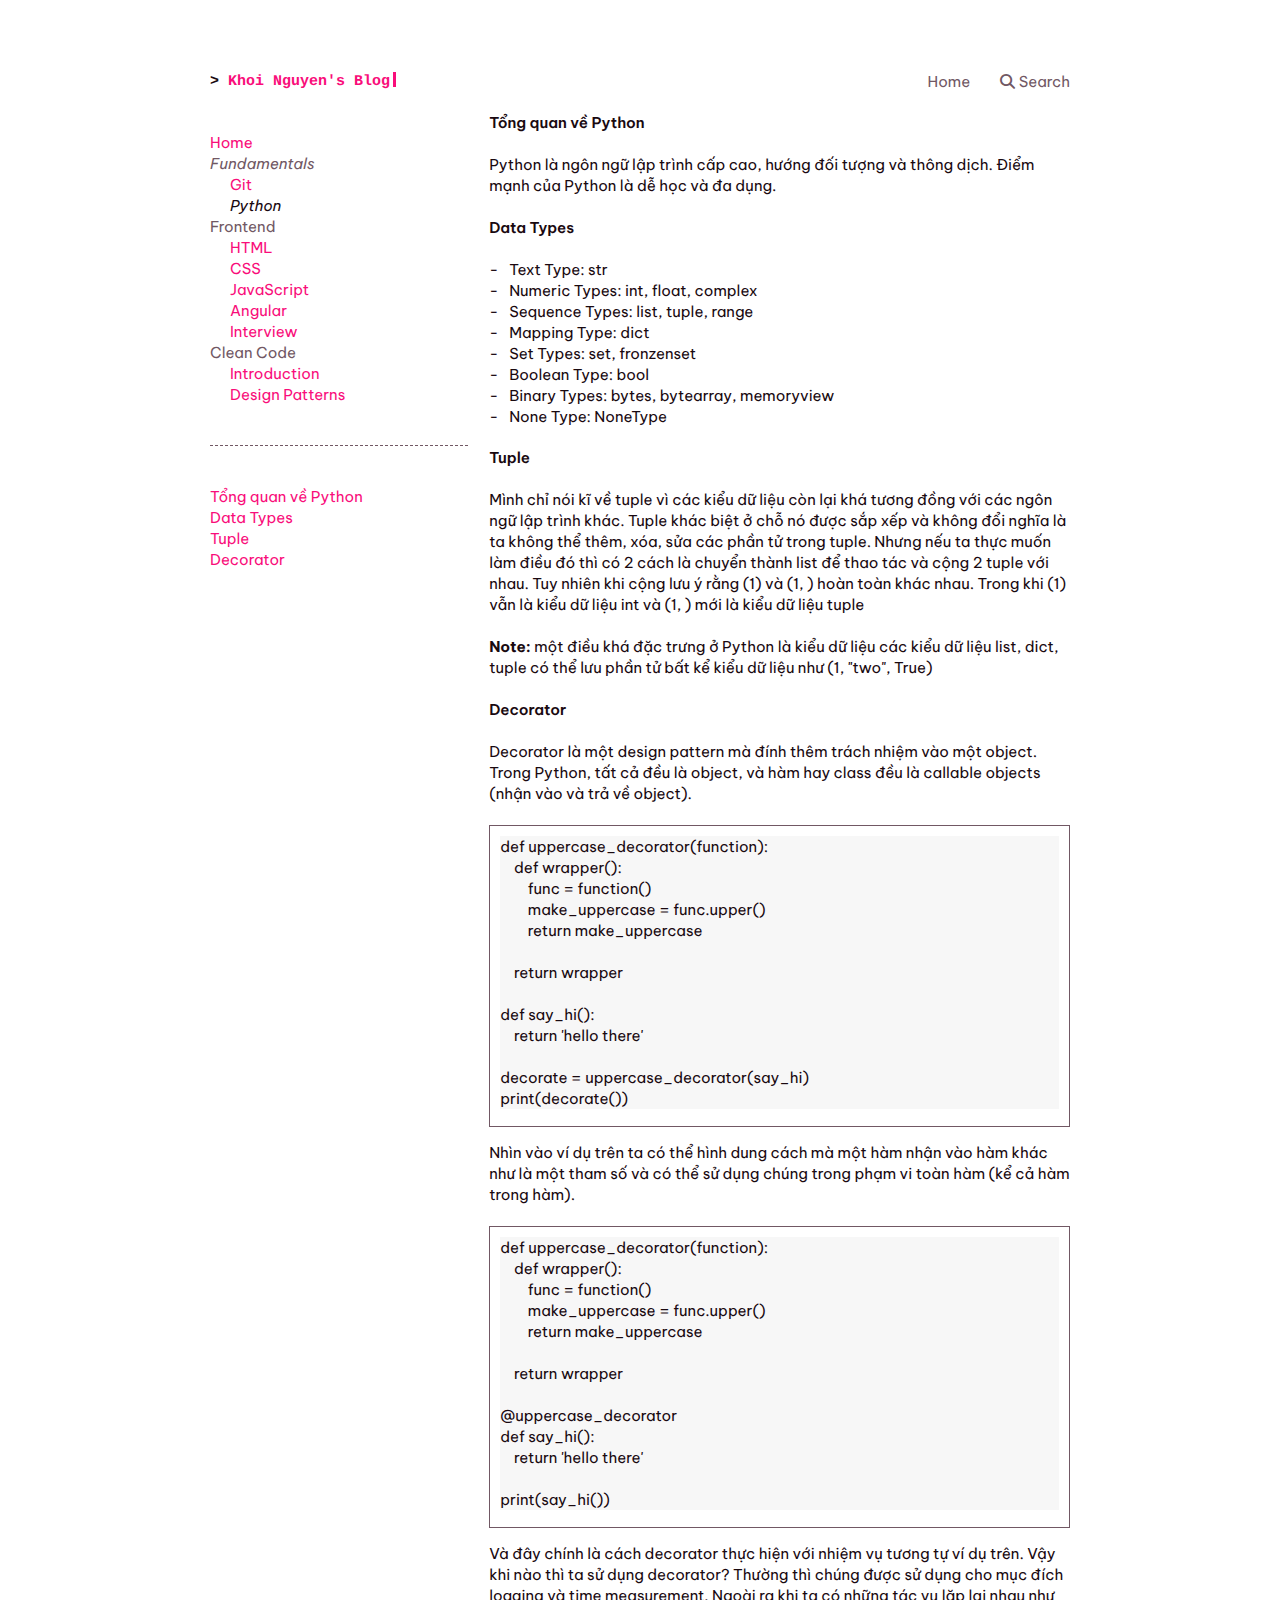
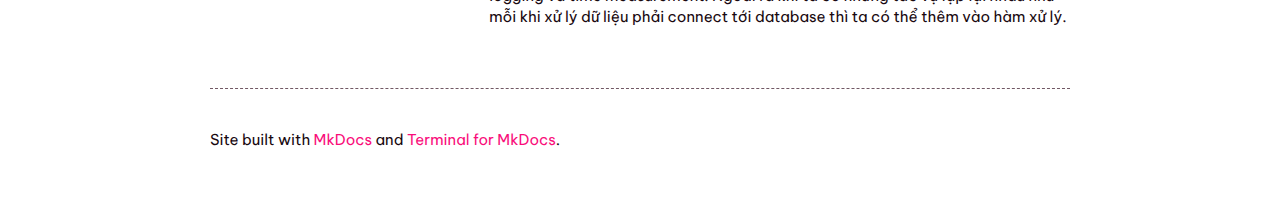
<file: fundamentals/python/index.html>
<!DOCTYPE html>
<html lang="en">
<head>
    
    <meta charset="UTF-8">
    <meta name="viewport" content="width=device-width, initial-scale=1.0">
    <meta http-equiv="X-UA-Compatible" content="ie=edge">
    <meta name="generator" content="mkdocs-1.6.1, mkdocs-terminal-4.7.0">
     
     
    <link rel="icon" type="image/png" sizes="192x192" href="../../img/android-chrome-192x192.png" />
<link rel="icon" type="image/png" sizes="512x512" href="../../img/android-chrome-512x512.png" />
<link rel="apple-touch-icon" sizes="180x180" href="../../img/apple-touch-icon.png" />
<link rel="shortcut icon" type="image/png" sizes="48x48" href="../../img/favicon.ico" />
<link rel="icon" type="image/png" sizes="16x16" href="../../img/favicon-16x16.png" />
<link rel="icon" type="image/png" sizes="32x32" href="../../img/favicon-32x32.png" />


    
 
<title>Python - Khoi Nguyen's Blog</title>


<link href="../../css/fontawesome/css/fontawesome.min.css" rel="stylesheet">
<link href="../../css/fontawesome/css/solid.min.css" rel="stylesheet">
<link href="../../css/normalize.css" rel="stylesheet">
<link href="../../css/terminal.css" rel="stylesheet">
<link href="../../css/theme.css" rel="stylesheet">
<link href="../../css/theme.tile_grid.css" rel="stylesheet">
<link href="../../css/theme.footer.css" rel="stylesheet">
<!-- pink color palette -->
<link href="../../css/palettes/pink.css" rel="stylesheet">

<!-- page layout -->
<style>
/* initially set page layout to a one column grid */
.terminal-mkdocs-main-grid {
    display: grid;
    grid-column-gap: 1.4em;
    grid-template-columns: auto;
    grid-template-rows: auto;
}

/*  
*   when side navigation is not hidden, use a two column grid.  
*   if the screen is too narrow, fall back to the initial one column grid layout.
*   in this case the main content will be placed under the navigation panel. 
*/
@media only screen and (min-width: 70em) {
    .terminal-mkdocs-main-grid {
        grid-template-columns: 4fr 9fr;
    }
}</style>



    
    <link href="../../css/custom.css" rel="stylesheet">  
    
    

    
    <!-- search css support -->
<link href="../../css/search/bootstrap-modal.css" rel="stylesheet">
<!-- search scripts -->
<script>
    var base_url = "../..",
    shortcuts = "{}";
</script>
<script src="../../js/jquery/jquery-1.10.1.min.js" defer></script>
<script src="../../js/bootstrap/bootstrap.min.js" defer></script>
<script src="../../js/mkdocs/base.js" defer></script>
    
    
    
    
    <script src="../../search/main.js"></script>
    

    
</head>

<body class="terminal"><div class="container">
    <div class="terminal-nav">
        <header class="terminal-logo">
            <div id="mkdocs-terminal-site-name" class="logo terminal-prompt"><a href="/" class="no-style">Khoi Nguyen's Blog</a></div>
        </header>
        
        <nav class="terminal-menu">
            
            <ul vocab="https://schema.org/" typeof="BreadcrumbList">
                
                
                <li property="itemListElement" typeof="ListItem">
                    <a href="../.." class="menu-item " property="item" typeof="WebPage">
                        <span property="name">Home</span>
                    </a>
                    <meta property="position" content="0">
                </li>
                
                
                
                
                
                
                
                    
                    


<li property="itemListElement" typeof="ListItem">
    <a href="#" class="menu-item" data-toggle="modal" data-target="#mkdocs_search_modal" property="item" typeof="SearchAction">
        <i aria-hidden="true" class="fa fa-search"></i> <span property="name">Search</span>
    </a>
    <meta property="position" content="1">
</li>
                    
            </ul>
            
        </nav>
    </div>
</div>
        
    <div class="container">
        <div class="terminal-mkdocs-main-grid"><aside id="terminal-mkdocs-side-panel"><nav>
  
    <ul class="terminal-mkdocs-side-nav-items">
        
          



<li class="terminal-mkdocs-side-nav-li">
    
    
    
        
        
            <a class="

    terminal-mkdocs-side-nav-item" href="../..">Home</a>
        
    
    
    
  </li>
        
          



<li class="terminal-mkdocs-side-nav-li">
    
    
        
        

        
            
    
        
        <span class="
        
    

    terminal-mkdocs-side-nav-item--active terminal-mkdocs-side-nav-section-no-index">Fundamentals</span>
    
    
        
      
        
            <ul class="terminal-mkdocs-side-nav-li-ul">
        
            
            

             
                <li class="terminal-mkdocs-side-nav-li-ul-li">
    
        
        
            <a class="

    terminal-mkdocs-side-nav-item" href="../git/">Git</a>
        
    
    </li>
            
        
            
            

             
                <li class="terminal-mkdocs-side-nav-li-ul-li">
    
        
        <span class="

    terminal-mkdocs-side-nav-item--active">Python</span>
    
    </li>
            
            
    </ul>
        
    
  </li>
        
          



<li class="terminal-mkdocs-side-nav-li">
    
    
        
        

        
            
    
        
        
            
            
            <span class="
        
    

    terminal-mkdocs-side-nav-item terminal-mkdocs-side-nav-section-no-index">Frontend</span>
        
    
    
        
      
        
            <ul class="terminal-mkdocs-side-nav-li-ul">
        
            
            

             
                <li class="terminal-mkdocs-side-nav-li-ul-li">
    
        
        
            <a class="

    terminal-mkdocs-side-nav-item" href="../../frontend/html/">HTML</a>
        
    
    </li>
            
        
            
            

             
                <li class="terminal-mkdocs-side-nav-li-ul-li">
    
        
        
            <a class="

    terminal-mkdocs-side-nav-item" href="../../frontend/css/">CSS</a>
        
    
    </li>
            
        
            
            

             
                <li class="terminal-mkdocs-side-nav-li-ul-li">
    
        
        
            <a class="

    terminal-mkdocs-side-nav-item" href="../../frontend/js/">JavaScript</a>
        
    
    </li>
            
        
            
            

             
                <li class="terminal-mkdocs-side-nav-li-ul-li">
    
        
        
            <a class="

    terminal-mkdocs-side-nav-item" href="../../frontend/angular/">Angular</a>
        
    
    </li>
            
        
            
            

             
                <li class="terminal-mkdocs-side-nav-li-ul-li">
    
        
        
            <a class="

    terminal-mkdocs-side-nav-item" href="../../frontend/interview/">Interview</a>
        
    
    </li>
            
            
    </ul>
        
    
  </li>
        
          



<li class="terminal-mkdocs-side-nav-li">
    
    
        
        

        
            
    
        
        
            
            
            <span class="
        
    

    terminal-mkdocs-side-nav-item terminal-mkdocs-side-nav-section-no-index">Clean Code</span>
        
    
    
        
      
        
            <ul class="terminal-mkdocs-side-nav-li-ul">
        
            
            

             
                <li class="terminal-mkdocs-side-nav-li-ul-li">
    
        
        
            <a class="

    terminal-mkdocs-side-nav-item" href="../../clean-code/introduction/">Introduction</a>
        
    
    </li>
            
        
            
            

             
                <li class="terminal-mkdocs-side-nav-li-ul-li">
    
        
        
            <a class="

    terminal-mkdocs-side-nav-item" href="../../clean-code/design-patterns/">Design Patterns</a>
        
    
    </li>
            
            
    </ul>
        
    
  </li>
        
    </ul>
  
</nav><hr>
<nav>
    <ul>
        <li><a href="#tong-quan-ve-python">Tổng quan về Python</a></li>
        <li><a href="#data-types">Data Types</a></li>
        <li><a href="#tuple">Tuple</a></li><li><a href="#decorator">Decorator</a></li>
        
    </ul>
</nav>
</aside>
            <main id="terminal-mkdocs-main-content">
<section id="mkdocs-terminal-content">
    <h2 id="tong-quan-ve-python">Tổng quan về Python</h2>
<p>Python là ngôn ngữ lập trình cấp cao, hướng đối tượng và thông dịch. Điểm mạnh của Python là dễ học và đa dụng.</p>
<h2 id="data-types">Data Types</h2>
<ul>
<li>Text Type: str</li>
<li>Numeric Types: int, float, complex</li>
<li>Sequence Types: list, tuple, range</li>
<li>Mapping Type: dict</li>
<li>Set Types: set, fronzenset</li>
<li>Boolean Type: bool</li>
<li>Binary Types: bytes, bytearray, memoryview</li>
<li>None Type: NoneType</li>
</ul>
<h3 id="tuple">Tuple</h3>
<p>Mình chỉ nói kĩ về tuple vì các kiểu dữ liệu còn lại khá tương đồng với các ngôn ngữ lập trình khác. Tuple khác biệt ở chỗ nó được sắp xếp và không đổi nghĩa là ta không thể thêm, xóa, sửa các phần tử trong tuple.
Nhưng nếu ta thực muốn làm điều đó thì có 2 cách là chuyển thành list để thao tác và cộng 2 tuple với nhau. Tuy nhiên khi cộng lưu ý rằng (1) và (1, ) hoàn toàn khác nhau. Trong khi (1) vẫn là kiểu dữ liệu int và (1, ) mới là kiểu dữ liệu tuple</p>
<p><strong>Note:</strong> một điều khá đặc trưng ở Python là kiểu dữ liệu các kiểu dữ liệu list, dict, tuple có thể lưu phần tử bất kể kiểu dữ liệu như (1, "two", True)</p>
<h2 id="decorator">Decorator</h2>
<p>Decorator là một design pattern mà đính thêm trách nhiệm vào một object. Trong Python, tất cả đều là object, và hàm hay class đều là callable objects (nhận vào và trả về object).</p>
<pre><code>def uppercase_decorator(function):
    def wrapper():
        func = function()
        make_uppercase = func.upper()
        return make_uppercase

    return wrapper

def say_hi():
    return 'hello there'

decorate = uppercase_decorator(say_hi)
print(decorate())
</code></pre>
<p>Nhìn vào ví dụ trên ta có thể hình dung cách mà một hàm nhận vào hàm khác như là một tham số và có thể sử dụng chúng trong phạm vi toàn hàm (kể cả hàm trong hàm).</p>
<pre><code>def uppercase_decorator(function):
    def wrapper():
        func = function()
        make_uppercase = func.upper()
        return make_uppercase

    return wrapper

@uppercase_decorator
def say_hi():
    return 'hello there'

print(say_hi())
</code></pre>
<p>Và đây chính là cách decorator thực hiện với nhiệm vụ tương tự ví dụ trên. Vậy khi nào thì ta sử dụng decorator? Thường thì chúng được sử dụng cho mục đích logging và time measurement. Ngoài ra khi ta có những tác vụ lặp lại nhau như mỗi khi xử lý dữ liệu phải connect tới database thì ta có thể thêm vào hàm xử lý.</p>
</section>

            </main>
        </div>
        <hr><footer>
    <div class="terminal-mkdocs-footer-grid">
        <div id="terminal-mkdocs-footer-copyright-info">
             Site built with <a href="http://www.mkdocs.org">MkDocs</a> and <a href="https://github.com/ntno/mkdocs-terminal">Terminal for MkDocs</a>.
        </div>
    </div>
</footer>
    </div>

    
    <div class="modal" id="mkdocs_search_modal" tabindex="-1" role="alertdialog" aria-modal="true" aria-labelledby="searchModalLabel">
    <div class="modal-dialog modal-lg" role="search">
        <div class="modal-content">
            <div class="modal-header">
                <h5 class="modal-title" id="searchModalLabel">Search</h5>
                <button type="button" class="close btn btn-default btn-ghost" data-dismiss="modal"><span aria-hidden="true">x</span><span class="sr-only">Close</span></button>
            </div>
            <div class="modal-body">
                <p id="searchInputLabel">Type to start searching</p>
                <form>
                    <div class="form-group">
                        <input type="search" class="form-control" aria-labelledby="searchInputLabel" placeholder="" id="mkdocs-search-query" title="Please enter search terms here">
                    </div>
                </form>
                <div id="mkdocs-search-results" data-no-results-text="No document matches found"></div>
            </div>
            <div class="modal-footer">
            </div>
        </div>
    </div>
</div>
    
    
</body>

</html>
</file>
<file: css/terminal.css>
/*! terminal.css 0.7.5 | MIT License | github.com/Gioni06/terminal.css */

:root {
    --global-font-size: 15px;
    --global-line-height: 1.4em;
    --global-space: 10px;
    --font-stack: "Menlo", "Monaco", "Lucida Console", "Liberation Mono", "DejaVu Sans Mono", "Bitstream Vera Sans Mono", "Courier New", serif;
    --mono-font-stack: "Menlo", "Monaco", "Lucida Console", "Liberation Mono", "DejaVu Sans Mono", "Bitstream Vera Sans Mono", "Courier New", serif;
    --background-color: #fff;
    --page-width: 60em;
    --font-color: #151515;
    --invert-font-color: #fff;
    --primary-color: #1a95e0;
    --secondary-color: #727578;
    --error-color: #d20962;
    --progress-bar-background: #727578;
    --progress-bar-fill: #151515;
    --code-bg-color: #e8eff2;
    --code-font-color: var(--font-color);
    --input-style: solid;
    --display-h1-decoration: none;
    --block-background-color: var(--background-color);
}

* {
    box-sizing: border-box;
    text-rendering: geometricprecision;
}

*::selection {
    background: var(--primary-color);
    color: var(--invert-font-color);
}

body {
    font-size: var(--global-font-size);
    color: var(--font-color);
    line-height: var(--global-line-height);
    margin: 0;
    font-family: var(--font-stack);
    word-wrap: break-word;
    background-color: var(--background-color);
}

h1,
h2,
h3,
h4,
h5,
h6,
.logo {
    line-height: var(--global-line-height);
}

a {
    cursor: pointer;
    color: var(--primary-color);
    text-decoration: none;
}

a:hover {
    background-color: var(--primary-color);
    color: var(--invert-font-color);
}

em {
    font-size: var(--global-font-size);
    font-style: italic;
    font-family: var(--font-stack);
    color: var(--font-color);
}

blockquote,
code,
em,
strong {
    line-height: var(--global-line-height);
}

blockquote,
code,
footer,
h1,
h2,
h3,
h4,
h5,
h6,
header,
li,
ol,
p,
section,
ul,
.logo {
    float: none;
    margin: 0;
    padding: 0;
}

blockquote,
h1,
ol,
p,
ul,
.logo {
    margin-top: calc(var(--global-space) * 2);
    margin-bottom: calc(var(--global-space) * 2);
}

h1,
.logo {
    position: relative;
    padding: calc(var(--global-space) * 2) 0 calc(var(--global-space) * 2);
    margin: 0;
    overflow: hidden;
    font-weight: 600;
}

h1::after {
    content: "====================================================================================================";
    position: absolute;
    bottom: 5px;
    left: 0;
    display: var(--display-h1-decoration);
}

h1+*,
.logo+* {
    margin-top: 0;
}

h2,
h3,
h4,
h5,
h6 {
    position: relative;
    margin-bottom: var(--global-line-height);
    font-weight: 600;
}

blockquote {
    position: relative;
    padding-left: calc(var(--global-space) * 2);
    overflow: hidden;
}

blockquote::after {
    content: ">\A>\A>\A>\A>\A>\A>\A>\A>\A>\A>\A>\A>\A>\A>\A>\A>\A>\A>\A>\A>\A>\A>\A>\A>\A>\A>\A>\A>\A>\A>\A>\A>\A>\A>\A>\A>\A>\A>\A>\A>\A>\A>\A>\A>\A>\A>\A>\A>\A>\A>\A>\A>\A>\A>\A>\A>\A>\A>\A>\A>\A>\A>\A>\A>\A>\A>\A>\A>\A>\A>\A>\A>\A>\A>\A>\A>\A>\A>\A>\A>\A>\A>\A>\A>\A>\A>\A>\A>\A>\A>\A>\A>\A>\A>\A>\A>\A>\A>\A>";
    white-space: pre;
    position: absolute;
    top: 0;
    left: 0;
    line-height: var(--global-line-height);
    color: #9ca2ab;
}

blockquote>*:last-child {
    margin-bottom: 0;
}

code {
    font-weight: inherit;
    background-color: var(--code-bg-color);
    font-family: var(--mono-font-stack);
}

code::after,
code::before {
    content: "`";
    display: inline;
}

pre code::after,
pre code::before {
    content: "";
}

pre {
    display: block;
    word-break: break-all;
    word-wrap: break-word;
    color: var(--secondary-color);
    background-color: var(--block-background-color);
    border: 1px solid var(--secondary-color);
    padding: var(--global-space);
    white-space: pre-wrap;
    white-space: -moz-pre-wrap;
    white-space: -o-pre-wrap;
}

pre code {
    overflow-x: scroll;
    padding: 0;
    margin: 0;
    display: inline-block;
    min-width: 100%;
    font-family: var(--mono-font-stack);
    background-color: var(--block-background-color);
}

.terminal blockquote,
.terminal h1,
.terminal h2,
.terminal h3,
.terminal h4,
.terminal h5,
.terminal h6,
.terminal strong,
.terminal .logo {
    font-size: var(--global-font-size);
    font-style: normal;
    font-family: var(--font-stack);
}

.terminal code {
    font-size: var(--global-font-size);
    font-style: normal;
}

.terminal-prompt {
    position: relative;
    white-space: nowrap;
}

.terminal-prompt::before {
    content: "> ";
}

.terminal-prompt::after {
    content: "";
    animation: cursor 800ms infinite;
    background: var(--primary-color);
    border-radius: 0;
    display: inline-block;
    height: 1em;
    margin-left: 0.2em;
    width: 3px;
    bottom: -2px;
    position: relative;
}

@keyframes cursor {
    0% {
        opacity: 0;
    }
    50% {
        opacity: 1;
    }
    100% {
        opacity: 0;
    }
}

@keyframes cursor {
    0% {
        opacity: 0;
    }
    50% {
        opacity: 1;
    }
    100% {
        opacity: 0;
    }
}

li,
li>ul>li {
    position: relative;
    display: block;
    padding-left: calc(var(--global-space) * 2);
}

nav>ul>li {
    padding-left: 0;
}

li::after {
    position: absolute;
    top: 0;
    left: 0;
}

ul>li::after {
    content: "-";
}

nav ul>li::after {
    content: "";
}

ol li::before {
    content: counters(item, ".") ". ";
    counter-increment: item;
}

ol ol li::before {
    content: counters(item, ".") " ";
    counter-increment: item;
}

.terminal-menu li::after,
.terminal-menu li::before {
    display: none;
}

ol {
    counter-reset: item;
}

ol li:nth-child(n+10)::after {
    left: -7px;
}

ol ol {
    margin-top: 0;
    margin-bottom: 0;
}

.terminal-menu {
    width: 100%;
}

.terminal-nav {
    display: flex;
    flex-direction: column;
    align-items: flex-start;
}

ul ul {
    margin-top: 0;
    margin-bottom: 0;
}

.terminal-menu ul {
    list-style-type: none;
    padding: 0 !important;
    display: flex;
    flex-direction: column;
    width: 100%;
    flex-grow: 1;
    font-size: var(--global-font-size);
    margin-top: 0;
}

.terminal-menu li {
    display: flex;
    margin: 0 0 0.5em;
    padding: 0;
}

ol.terminal-toc li {
    border-bottom: 1px dotted var(--secondary-color);
    padding: 0;
    margin-bottom: 15px;
}

.terminal-menu li:last-child {
    margin-bottom: 0;
}

ol.terminal-toc li a {
    margin: 4px 4px 4px 0;
    background: var(--background-color);
    position: relative;
    top: 6px;
    text-align: left;
    padding-right: 4px;
}

.terminal-menu li a:not(.btn) {
    text-decoration: none;
    display: block;
    width: 100%;
    border: none;
    color: var(--secondary-color);
}

.terminal-menu li a.active {
    color: var(--font-color);
}

.terminal-menu li a:hover {
    background: none;
    color: inherit;
}

ol.terminal-toc li::before {
    content: counters(item, ".") ". ";
    counter-increment: item;
    position: absolute;
    right: 0;
    background: var(--background-color);
    padding: 4px 0 4px 4px;
    bottom: -8px;
}

ol.terminal-toc li a:hover {
    background: var(--primary-color);
    color: var(--invert-font-color);
}

hr {
    position: relative;
    overflow: hidden;
    margin: calc(var(--global-space) * 4) 0;
    border: 0;
    border-bottom: 1px dashed var(--secondary-color);
}

p {
    margin: 0 0 var(--global-line-height);
}

.container {
    max-width: var(--page-width);
}

.container,
.container-fluid {
    margin: 0 auto;
    padding: 0 calc(var(--global-space) * 2);
}

img {
    max-width: 100%;
}

.progress-bar {
    height: 8px;
    background-color: var(--progress-bar-background);
    margin: 12px 0;
}

.progress-bar.progress-bar-show-percent {
    margin-top: 38px;
}

.progress-bar-filled {
    background-color: var(--progress-bar-fill);
    height: 100%;
    transition: width 0.3s ease;
    position: relative;
    width: 0;
}

.progress-bar-filled::before {
    content: "";
    border: 6px solid transparent;
    border-top-color: var(--progress-bar-fill);
    position: absolute;
    top: -6px;
    right: -6px;
}

.progress-bar-filled::after {
    color: var(--progress-bar-fill);
    content: attr(data-filled);
    display: block;
    font-size: 12px;
    white-space: nowrap;
    position: absolute;
    border: 6px solid transparent;
    top: -32px;
    right: 0;
    transform: translateX(50%);
}

.progress-bar-no-arrow>.progress-bar-filled::before,
.progress-bar-no-arrow>.progress-bar-filled::after {
    content: "";
    display: none;
    visibility: hidden;
    opacity: 0;
}

table {
    width: 100%;
    border-collapse: collapse;
    margin: var(--global-line-height) 0;
    color: var(--font-color);
    font-size: var(--global-font-size);
}

table td,
table th {
    vertical-align: top;
    border: 1px solid var(--font-color);
    line-height: var(--global-line-height);
    padding: calc(var(--global-space) / 2);
    font-size: 1em;
}

table thead tr th {
    font-size: 1em;
    vertical-align: middle;
    font-weight: 700;
}

table tfoot tr th {
    font-weight: 500;
}

table caption {
    font-size: 1em;
    margin: 0 0 1em;
}

.form {
    width: 100%;
}

fieldset {
    border: 1px solid var(--font-color);
    padding: 1em;
}

label {
    font-size: 1em;
    color: var(--font-color);
}

input[type="email"],
input[type="text"],
input[type="number"],
input[type="password"],
input[type="search"],
input[type="date"],
input[type="time"] {
    border: 1px var(--input-style) var(--font-color);
    width: 100%;
    padding: 0.7em 0.5em;
    font-size: 1em;
    font-family: var(--font-stack);
    /* stylelint-disable */
    -webkit-appearance: none;
    -moz-appearance: none;
    /* stylelint-enable */
    appearance: none;
    border-radius: 0;
}

input[type="email"]:active,
input[type="text"]:active,
input[type="number"]:active,
input[type="password"]:active,
input[type="search"]:active,
input[type="date"]:active,
input[type="time"]:active,
input[type="email"]:focus,
input[type="text"]:focus,
input[type="number"]:focus,
input[type="password"]:focus,
input[type="search"]:focus,
input[type="date"]:focus,
input[type="time"]:focus {
    outline: none;
    /* stylelint-disable */
    -webkit-appearance: none;
    -moz-appearance: none;
    /* stylelint-enable */
    appearance: none;
    border: 1px solid var(--font-color);
}

input[type="text"]:not(:placeholder-shown):invalid,
input[type="email"]:not(:placeholder-shown):invalid,
input[type="password"]:not(:placeholder-shown):invalid,
input[type="search"]:not(:placeholder-shown):invalid,
input[type="number"]:not(:placeholder-shown):invalid,
input[type="date"]:not(:placeholder-shown):invalid,
input[type="time"]:not(:placeholder-shown):invalid {
    border-color: var(--error-color);
}

input,
textarea {
    color: var(--font-color);
    background-color: var(--background-color);
}

input::placeholder,
textarea::placeholder {
    color: var(--secondary-color) !important;
    opacity: 1;
}

textarea {
    height: auto;
    width: 100%;
    resize: none;
    border: 1px var(--input-style) var(--font-color);
    padding: 0.5em;
    font-size: 1em;
    font-family: var(--font-stack);
    appearance: none;
    border-radius: 0;
}

textarea:focus {
    outline: none;
    /* stylelint-disable */
    -webkit-appearance: none;
    -moz-appearance: none;
    /* stylelint-enable */
    appearance: none;
    border: 1px solid var(--font-color);
}

textarea:not(:placeholder-shown):invalid {
    border-color: var(--error-color);
}

select {
    border: 1px var(--input-style) var(--font-color);
    width: 100%;
    padding: .7em .5em;
    font-size: 1em;
    font-family: var(--font-stack);
    color: var(--font-color);
    border-radius: 0;
    /* stylelint-disable */
    -webkit-appearance: none;
    -moz-appearance: none;
    /* stylelint-enable */
    background-color: var(--background-color);
    background-image: url("data:image/svg+xml;utf8,<svg fill='currentColor' height='24' viewBox='0 0 24 24' width='24' xmlns='http://www.w3.org/2000/svg'><path d='M7 10l5 5 5-5z'/><path d='M0 0h24v24H0z' fill='none'/></svg>");
    background-repeat: no-repeat;
    background-position: right .5em bottom .5em;
}

input:-webkit-autofill,
input:-webkit-autofill:hover,
input:-webkit-autofill:focus textarea:-webkit-autofill,
textarea:-webkit-autofill:hover textarea:-webkit-autofill:focus,
select:-webkit-autofill,
select:-webkit-autofill:hover,
select:-webkit-autofill:focus {
    border: 1px solid var(--font-color);
    -webkit-text-fill-color: var(--font-color);
    box-shadow: 0 0 0 1e3pxx var(--invert-font-color) inset;
    transition: background-color 5e3ss ease-in-out 0s;
}

.form-group {
    margin-bottom: var(--global-line-height);
    overflow: auto;
}

.btn {
    border-style: solid;
    border-width: 1px;
    display: inline-flex;
    -ms-flex-align: center;
    align-items: center;
    -ms-flex-pack: center;
    justify-content: center;
    cursor: pointer;
    outline: none;
    padding: 0.65em 2em;
    font-size: 1em;
    font-family: inherit;
    user-select: none;
    position: relative;
    z-index: 1;
}

.btn:active {
    box-shadow: none;
}

.btn.btn-ghost {
    border-color: var(--font-color);
    color: var(--font-color);
    background-color: transparent;
}

.btn.btn-ghost:focus,
.btn.btn-ghost:hover {
    border-color: var(--tertiary-color);
    color: var(--tertiary-color);
    z-index: 2;
}

.btn.btn-ghost:hover {
    background-color: transparent;
}

.btn-block {
    width: 100%;
    display: flex;
}

.btn-default {
    background-color: var(--font-color);
    border-color: var(--invert-font-color);
    color: var(--invert-font-color);
}

.btn-default:hover,
.btn-default:focus:not(.btn-ghost) {
    background-color: var(--secondary-color);
    color: var(--invert-font-color);
}

.btn-default.btn-ghost:focus,
.btn-default.btn-ghost:hover {
    border-color: var(--secondary-color);
    color: var(--secondary-color);
    z-index: 2;
}

.btn-error {
    color: var(--invert-font-color);
    background-color: var(--error-color);
    border: 1px solid var(--error-color);
}

.btn-error:hover,
.btn-error:focus:not(.btn-ghost) {
    background-color: var(--error-color);
    border-color: var(--error-color);
}

.btn-error.btn-ghost {
    border-color: var(--error-color);
    color: var(--error-color);
}

.btn-error.btn-ghost:focus,
.btn-error.btn-ghost:hover {
    border-color: var(--error-color);
    color: var(--error-color);
    z-index: 2;
}

.btn-primary {
    color: var(--invert-font-color);
    background-color: var(--primary-color);
    border: 1px solid var(--primary-color);
}

.btn-primary:hover,
.btn-primary:focus:not(.btn-ghost) {
    background-color: var(--primary-color);
    border-color: var(--primary-color);
}

.btn-primary.btn-ghost {
    border-color: var(--primary-color);
    color: var(--primary-color);
}

.btn-primary.btn-ghost:focus,
.btn-primary.btn-ghost:hover {
    border-color: var(--primary-color);
    color: var(--primary-color);
    z-index: 2;
}

.btn-small {
    padding: 0.5em 1.3em !important;
    font-size: 0.9em !important;
}

.btn-group {
    overflow: auto;
}

.btn-group .btn {
    float: left;
}

.btn-group .btn-ghost:not(:first-child) {
    margin-left: -1px;
}

.terminal-card {
    border: 1px solid var(--secondary-color);
}

.terminal-card>header {
    color: var(--invert-font-color);
    text-align: center;
    background-color: var(--secondary-color);
    padding: 0.5em 0;
}

.terminal-card>div:first-of-type {
    padding: var(--global-space);
}

.terminal-timeline {
    position: relative;
    padding-left: 70px;
}

.terminal-timeline::before {
    content: ' ';
    background: var(--secondary-color);
    display: inline-block;
    position: absolute;
    left: 35px;
    width: 2px;
    height: 100%;
    z-index: 400;
}

.terminal-timeline .terminal-card {
    margin-bottom: 25px;
}

.terminal-timeline .terminal-card::before {
    content: ' ';
    background: var(--invert-font-color);
    border: 2px solid var(--secondary-color);
    display: inline-block;
    position: absolute;
    margin-top: 25px;
    left: 26px;
    width: 15px;
    height: 15px;
    z-index: 400;
}

.terminal-alert {
    color: var(--font-color);
    padding: 1em;
    border: 1px solid var(--font-color);
    margin-bottom: var(--global-space);
}

.terminal-alert-error {
    color: var(--error-color);
    border-color: var(--error-color);
}

.terminal-alert-primary {
    color: var(--primary-color);
    border-color: var(--primary-color);
}


/* stylelint-disable */

@media screen and (min-width: 960px) {
    /* stylelint-enable */
    label {
        display: block;
        width: 100%;
    }
    pre::-webkit-scrollbar {
        height: 3px;
    }
}


/* stylelint-disable */

@media screen and (min-width: 480px) {
    /* stylelint-enable */
    form {
        width: 100%;
    }
}


/* stylelint-disable */

@media screen and (min-width: 30rem) {
    /* stylelint-enable */
    .terminal-nav {
        flex-direction: row;
        align-items: center;
    }
    .terminal-menu ul {
        flex-direction: row;
        place-items: center flex-end;
        justify-content: flex-end;
        margin-top: calc(var(--global-space) * 2);
    }
    .terminal-menu li {
        margin: 0 2em 0 0;
    }
    .terminal-menu li:last-child {
        margin-right: 0;
    }
}

.terminal-media:not(:last-child) {
    margin-bottom: 1.25rem;
}

.terminal-media-left {
    padding-right: var(--global-space);
}

.terminal-media-left,
.terminal-media-right {
    display: table-cell;
    vertical-align: top;
}

.terminal-media-right {
    padding-left: var(--global-space);
}

.terminal-media-body {
    display: table-cell;
    vertical-align: top;
}

.terminal-media-heading {
    font-size: 1em;
    font-weight: 700;
}

.terminal-media-content {
    margin-top: 0.3rem;
}

.terminal-placeholder {
    background-color: var(--secondary-color);
    text-align: center;
    color: var(--font-color);
    font-size: 1rem;
    border: 1px solid var(--secondary-color);
}

figure>img {
    padding: 0;
}

.terminal-avatarholder {
    width: calc(var(--global-space) * 5);
    height: calc(var(--global-space) * 5);
}

.terminal-avatarholder img {
    padding: 0;
}

figure {
    margin: 0;
}

figure>figcaption {
    color: var(--secondary-color);
    text-align: center;
}

.terminal-banner {
    background-color: var(--font-color);
    color: var(--invert-font-color);
    padding: calc(var(--global-space) * 2);
    width: 100%;
    display: flex;
    flex-direction: column;
    gap: 1rem;
}

.terminal-banner>.container {
    max-width: var(--page-width);
}

.terminal-banner>.container,
.terminal-banner>.container-fluid {
    margin: 0 auto;
    padding: 0;
}


/* stylelint-disable */

@media screen and (min-width: 30rem) {
    /* stylelint-enable */
    .terminal-banner {
        flex-direction: row;
    }
}

.hljs {
    display: block;
    overflow-x: auto;
    padding: 0.5em;
    background: var(--block-background-color);
    color: var(--font-color);
}

.hljs-comment,
.hljs-quote {
    color: var(--secondary-color);
}

.hljs-variable {
    color: var(--font-color);
}


/* stylelint-disable */

.hljs-keyword,
.hljs-selector-tag,
.hljs-built_in,
.hljs-name,
.hljs-tag {
    /* stylelint-enable */
    color: var(--primary-color);
}

.hljs-string,
.hljs-title,
.hljs-section,
.hljs-attribute,
.hljs-literal,
.hljs-template-tag,
.hljs-template-variable,
.hljs-type,
.hljs-addition {
    color: var(--secondary-color);
}

.hljs-string {
    color: var(--secondary-color);
}

.hljs-deletion,
.hljs-selector-attr,
.hljs-selector-pseudo,
.hljs-meta {
    color: var(--primary-color);
}

.hljs-doctag {
    color: var(--secondary-color);
}

.hljs-attr {
    color: var(--primary-color);
}

.hljs-symbol,
.hljs-bullet,
.hljs-link {
    color: var(--primary-color);
}

.hljs-emphasis {
    font-style: italic;
}

.hljs-strong {
    font-weight: bold;
}
</file>
<file: css/theme.css>
/*! Terminal for MkDocs | MIT License | github.com/ntno/mkdocs-terminal */


/*! terminal.css 0.7.5  | MIT License | github.com/Gioni06/terminal.css */

body {
    padding-top: 50px;
    padding-bottom: 50px;
}


/* underline links in main content (except header anchor links) */

#terminal-mkdocs-main-content a:not(.headerlink) {
    text-decoration: underline;
}


/* do not underline button links */

a.btn {
    text-decoration: none !important;
}

.terminal-mkdocs-side-nav-item--active {
    font-style: italic;
}

.terminal-mkdocs-side-nav-section-no-index {
    color: var(--secondary-color);
}

.terminal-mkdocs-pad-to-match-side-nav {
    padding-top: calc(var(--global-space) * 2);
}

.terminal-mkdocs-thin-border {
    border: solid !important;
    border-color: var(--secondary-color) !important;
    border-width: thin !important;
}

.terminal-mkdocs-macro-error-banner {
    border-style: solid;
    border-width: 1px;
    display: inline-flex;
    align-items: center;
    justify-content: center;
    padding: .65em 2em;
    border-color: var(--error-color);
}

p.terminal-mkdocs-macro-error-banner {
    color: var(--font-color);
}

p.terminal-mkdocs-macro-error-banner>code {
    color: var(--code-font-color);
}


/* set figcaption paragraph text to the secondary color.  this occurs when using markdown inside the figcaption */

figure>figcaption>p {
    color: var(--secondary-color);
}


/* ***************************************************************** */


/* Terminal.css Overrides */


/* ***************************************************************** */


/* don't display backticks on `code` items, just highlight */

code::after,
code::before {
    content: "" !important;
    display: inline;
}


/* use the `code-bg-color` and `code-font-color` for `<code>` blocks */

pre code {
    background-color: var(--code-bg-color);
    color: var(--code-font-color);
}
</file>
<file: css/theme.tile_grid.css>
/*! Terminal for MkDocs | MIT License | github.com/ntno/mkdocs-terminal */

.terminal-mkdocs-tile-grid {
    display: grid;
    grid-gap: 1em;
    grid-template-rows: auto;
    grid-template-columns: repeat(auto-fit, minmax(calc(var(--page-width) / 6), 1fr));
}


/* center link text within the tile */

.terminal-mkdocs-tile {
    border: none;
    text-align: center;
}


/* center images within the tile */

.terminal-mkdocs-tile div>figure>img,
.terminal-mkdocs-tile div>figure>a>img {
    display: block;
    margin-left: auto;
    margin-right: auto;
}
</file>
<file: css/theme.footer.css>
/* grid for footer */

.terminal-mkdocs-footer-grid {
    display: grid;
    grid-row-gap: 2em;
    grid-column-gap: 2em;
    grid-template-columns: auto;
    grid-template-rows: auto;
}


/* place prev/next links to the right of copyright info when screen is wide enough */

@media only screen and (min-width: 50em) {
    .terminal-mkdocs-footer-grid {
        grid-template-columns: 6fr 3fr;
    }
    #terminal-mkdocs-footer-prev-next {
        text-align: right;
    }
}

#terminal-mkdocs-footer-copyright-info {
    text-align: left;
}
</file>
<file: css/palettes/pink.css>
/*! pink.css | MIT License | github.com/Gioni06/terminal.css/issues/9 */

:root {
    --global-font-size: 15px;
    --global-line-height: 1.4em;
    --global-space: 10px;
    --font-stack: 'Fira Code', Menlo, Monaco, Lucida Console, Liberation Mono, DejaVu Sans Mono, Bitstream Vera Sans Mono, Courier New, monospace, serif;
    --mono-font-stack: 'Fira Code', Menlo, Monaco, Lucida Console, Liberation Mono, DejaVu Sans Mono, Bitstream Vera Sans Mono, Courier New, monospace, serif;
    --background-color: #ffffff;
    --page-width: 60em;
    --font-color: #190910;
    --invert-font-color: #f7f7f7;
    --primary-color: #f90d7a;
    --secondary-color: #715864;
    --tertiary-color: #715864;
    --error-color: #bb0047;
    --progress-bar-background: #d4d4d4;
    --progress-bar-fill: #5e5e5e;
    --code-bg-color: #f7f7f7;
    --input-style: solid;
    --display-h1-decoration: none;
}
</file>
<file: css/custom.css>
@import url("https://fonts.googleapis.com/css2?family=Be+Vietnam+Pro:ital,wght@0,100;0,200;0,300;0,400;0,500;0,600;0,700;0,800;0,900;1,100;1,200;1,300;1,400;1,500;1,600;1,700;1,800;1,900&family=Montserrat:ital,wght@0,100..900;1,100..900&display=swap");

body,
h1,
h2,
h3,
h4,
h5,
h6,
strong,
code {
  font-family: "Be Vietnam Pro", sans-serif !important;
}
</file>
<file: css/fontawesome/css/solid.min.css>
/*!
 * Font Awesome Free 6.2.1 by @fontawesome - https://fontawesome.com
 * License - https://fontawesome.com/license/free (Icons: CC BY 4.0, Fonts: SIL OFL 1.1, Code: MIT License)
 * Copyright 2022 Fonticons, Inc.
 */
:host,:root{--fa-style-family-classic:"Font Awesome 6 Free";--fa-font-solid:normal 900 1em/1 "Font Awesome 6 Free"}@font-face{font-family:"Font Awesome 6 Free";font-style:normal;font-weight:900;font-display:block;src:url(../webfonts/fa-solid-900.woff2) format("woff2"),url(../webfonts/fa-solid-900.ttf) format("truetype")}.fa-solid,.fas{font-weight:900}
</file>
